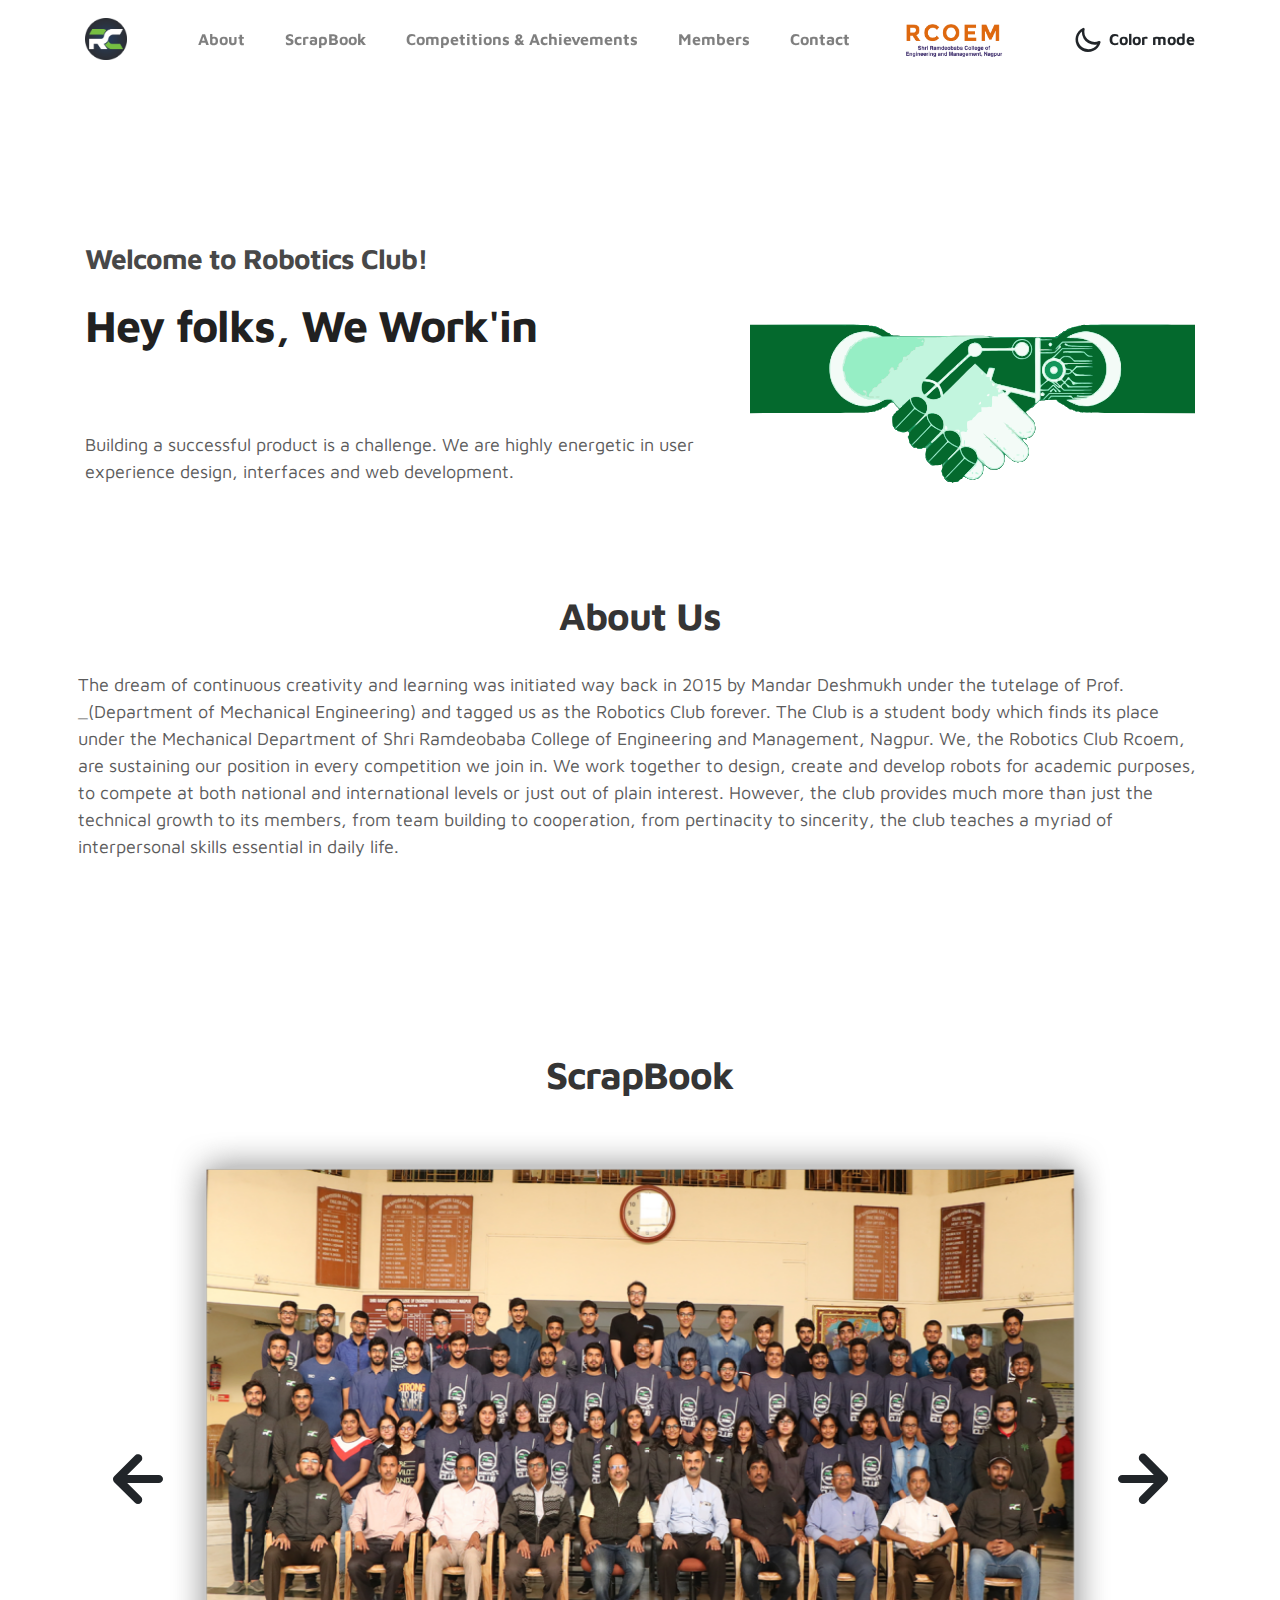
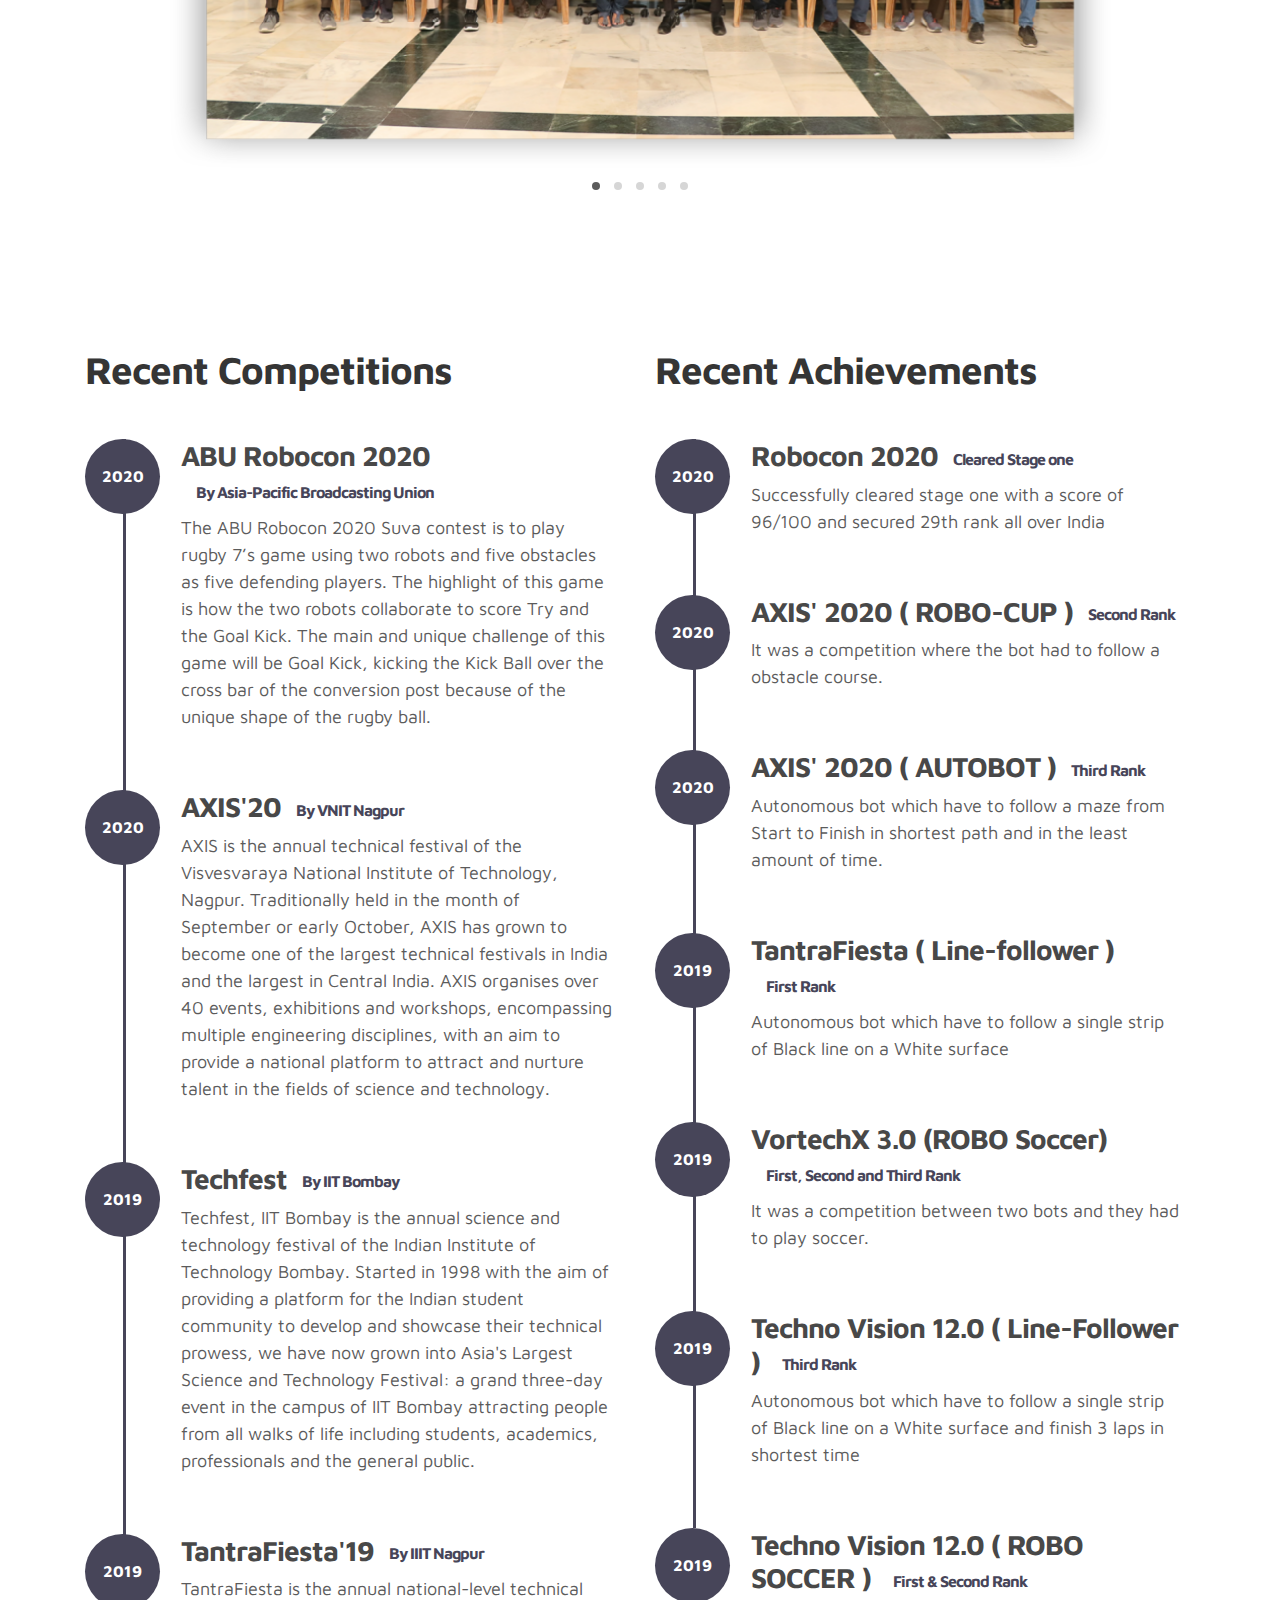
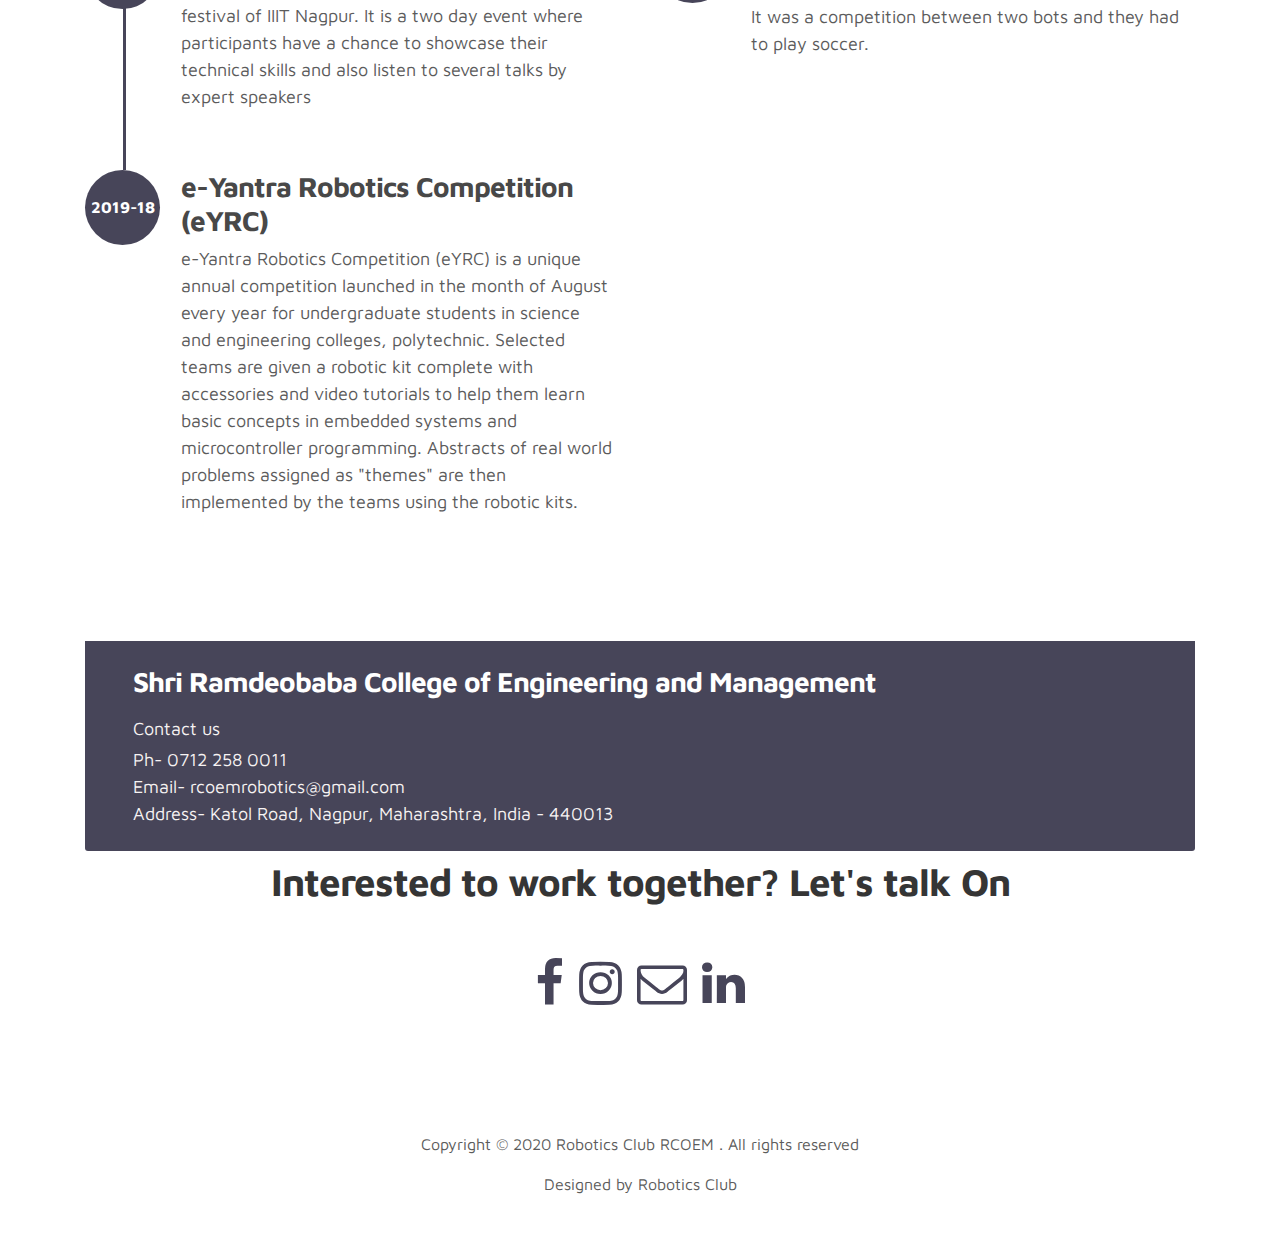
<file: index.html>
<!doctype html>
<html lang="en">
  <head>
    <meta charset="utf-8">
    <meta name="viewport" content="width=device-width, initial-scale=1, shrink-to-fit=no">
    <meta name="description" content="">
    <meta name="author" content="">

    <link rel="stylesheet" href="css/bootstrap.min.css">
    <link rel="stylesheet" href="css/unicons.css">
    <link rel="stylesheet" href="css/owl.carousel.min.css">
    <link rel="stylesheet" href="css/owl.theme.default.min.css">

    <!-- MAIN STYLE -->
    <link rel="stylesheet" href="css/tooplate-style.css">

  </head>
  <body>

    <!-- MENU -->
    <nav class="navbar navbar-expand-sm navbar-light">
        <div class="container">
            <img class="navbar-brand" href="index.html" width="42" height="52" src="images/Club logo/RC_logo_png.png" >

            <button class="navbar-toggler" type="button" data-toggle="collapse" data-target="#navbarNav" aria-controls="navbarNav" aria-expanded="false"
                aria-label="Toggle navigation">
                <span class="navbar-toggler-icon"></span>
                <span class="navbar-toggler-icon"></span>
                <span class="navbar-toggler-icon"></span>
            </button>

            <div class="collapse navbar-collapse" id="navbarNav">
                <ul class="navbar-nav mx-auto">
                    <li class="nav-item">
                        <a href="#about" class="nav-link"><span data-hover="About">About</span></a>
                    </li>
                    <li class="nav-item">
                        <a href="#project" class="nav-link"><span data-hover="ScrapBook">ScrapBook</span></a>
                    </li>
                    <li class="nav-item">
                        <a href="#Competitions & Achievements" class="nav-link"><span data-hover="Competitions & Achievements">Competitions & Achievements</span></a>
                    </li>
                    <li class="nav-item">
                      <a href="members.html" class="nav-link"><span data-hover="Members">Members</span></a>
                  </li>
                    <li class="nav-item">
                        <a href="#contact" class="nav-link"><span data-hover="Contact">Contact</span></a>
                    </li>
                </ul>

                <img class="navbar-brand" href="index.html"  width="100" height="62" src="images\Club logo\RCOEM-logo1.png" >

                <ul class="navbar-nav ml-lg-auto">
                    <div class="ml-lg-4">
                      <div class="color-mode d-lg-flex justify-content-center align-items-center">
                        <i class="color-mode-icon"></i>
                        Color mode
                      </div>
                    </div>
                </ul>
            </div>
        </div>
    </nav>

    <!-- ABOUT -->
    <section class="about full-screen d-lg-flex justify-content-center align-items-center" id="about">
        <div class="container">
            <div class="row">
                
                <div class="col-lg-7 col-md-12 col-12 d-flex align-items-center">
                    <div class="about-text">
                        <h3 >Welcome to <span class="mobile-block">Robotics Club!</span></h3>
                        <h1 class="animated animated-text">
                            <span class="mr-2">Hey folks, We Work'in</span>
                                <div class="animated-info">
                                    <span class="animated-item">Coding</span>
                                    <span class="animated-item">Electronics</span>
                                    <span class="animated-item">Mechanical</span>
                                    <span class="animated-item">Management</span>

                                </div>
                        </h1>

                        <p>Building a successful product is a challenge. We are highly energetic in user experience design, interfaces and web development.</p>
                        
                    </div>
                </div>

                <div class="col-lg-5 col-md-12 col-12">
                    <div class="about-image svg">
                        <img src="images\undraw\handshake.svg" class="img-fluid" alt="svg image">
                    </div>
                </div>

                <div>
                    <br><br>
                    <div class="col-md-12 col-12 text-center">
                      <h2>About Us</h2>
                    </div>
                    <br>
                    <div class="col-md-40 col-40 d-flex align-items-center" style="padding-left: 8px; padding-right: 8px;">
                      <p>
                        The dream of continuous creativity and learning was initiated way back in 2015 by Mandar Deshmukh under the tutelage of Prof. _(Department of Mechanical Engineering) and tagged us as the Robotics Club forever. The Club is a student body which finds its place under the Mechanical Department of Shri Ramdeobaba College of Engineering and Management, Nagpur. We, the Robotics Club Rcoem, are sustaining our position in every competition we join in. We work together to design, create and develop robots for academic purposes, to compete at both national and international levels or just out of plain interest. However, the club provides much more than just the technical growth to its members, from team building to cooperation, from pertinacity to sincerity, the club teaches a myriad of interpersonal skills essential in daily life.
                    </p>
                    </div>
                </div>

            </div>
        </div>
    </section>

    <!-- TEAM -->
    <section class="project py-5" id="project">
        <div class="container">
                
                <div class="row">
                  <div class="col-lg-11 text-center mx-auto col-12">

                      <div class="col-lg-8 mx-auto">
                        <h2>ScrapBook</h2>
                      </div>

                      <div width="42" height="52" class="owl-carousel owl-theme">
                        <div class="item">
                            <img src="images\project\team.png" class="img-fluid" alt="project image">
                        </div>

                        <div class="item">
                          <div class="project-info">
                            <img src="images\project\3rdyrs.png" class="img-fluid" alt="project image">
                          </div>
                        </div>

                        <div class="item">
                          <div class="project-info">
                            <img src="images\project\PR_team.png" class="img-fluid" alt="project image">
                          </div>
                        </div>

                        <div class="item">
                          <div class="project-info">
                            <img src="images/project/working1.png" class="img-fluid" alt="project image">
                          </div>
                        </div>

                        <div class="item">
                          <div class="project-info">
                            <img src="images/project/working2.png" class="img-fluid" alt="project image">
                          </div>
                        </div>
                      </div>

                  </div>
                </div>
        </div>
    </section>

    <!-- FEATURES -->
    <section class="Competitions & Achievements py-5 d-lg-flex justify-content-center align-items-center" id="Competitions & Achievements">
        <div class="container">
            <div class="row">
                <div class="col-lg-6 col-12">
                  <h2 class="mb-4"> Recent Competitions</h2>
                  
                  <!-- <div class="timeline-wrapper">
                    <div class="timeline-yr">
                         <span>2021</span>
                    </div>
                    <div class="timeline-info">
                         <h3><span>ABU Robocon 2020</span><small>By Asia-Pacific Broadcasting Union </small></h3>
                         <p>ABU Robocon 2021 will be held at Jimo, China and the game will be based on the traditional game of East Asian countries pitch-pot, or throwing arrows to a pot. In this game, each team designs two robots. One robot can pick up arrows and throw them to the five pots located on the field, but is restricted to the outer area of the field. The other robot cannot throw arrows, but can navigate through both the outer and inner area of the field, rotating pots, blocking throwing attempts of the opponent, or handing leftover arrows on the field to the first robot. Team scores point based on the number of arrows thrown into each pot, but if a team got the arrow to all five pots, they will achieve the K.O victory which immediately ends the game.</p>
                    </div>
               </div> -->

                    <div class="timeline">
                        <div class="timeline-wrapper">
                             <div class="timeline-yr">
                                  <span>2020</span>
                             </div>
                             <div class="timeline-info">
                                  <h3><span>ABU Robocon 2020</span><small>By Asia-Pacific Broadcasting Union </small></h3>
                                  <p> The ABU Robocon 2020 Suva contest is to play rugby 7’s game using two robots and five obstacles as five defending players. The highlight of this game is how the two robots collaborate to score Try and the Goal Kick. The main and unique challenge of this game will be Goal Kick, kicking the Kick Ball over the cross bar of the conversion post because of the unique shape of the rugby ball.</p>
                             </div>
                        </div>


                     <div class="timeline-wrapper">
                      <div class="timeline-yr">
                          <span>2020</span>
                      </div>
                      <div class="timeline-info">
                          <h3><span>AXIS'20</span><small> By VNIT Nagpur</small></h3>
                          <p>AXIS is the annual technical festival of the Visvesvaraya National Institute of Technology, Nagpur. Traditionally held in the month of September or early October, AXIS has grown to become one of the largest technical festivals in India and the largest in Central India. AXIS organises over 40 events, exhibitions and workshops, encompassing multiple engineering disciplines, with an aim to provide a national platform to attract and nurture talent in the fields of science and technology.</p>
                      </div>
                  </div>

                        <div class="timeline-wrapper">
                            <div class="timeline-yr">
                                <span>2019</span>
                            </div>
                            <div class="timeline-info">
                                <h3><span>Techfest</span><small> By IIT Bombay</small></h3>
                                <p>Techfest, IIT Bombay is the annual science and technology festival of the Indian Institute of Technology Bombay. Started in 1998 with the aim of providing a platform for the Indian student community to develop and showcase their technical prowess, we have now grown into Asia's Largest Science and Technology Festival: a grand three-day event in the campus of IIT Bombay attracting people from all walks of life including students, academics, professionals and the general public.</p>
                            </div>
                        </div>

                        <div class="timeline-wrapper">
                          <div class="timeline-yr">
                              <span>2019</span>
                          </div>
                          <div class="timeline-info">
                              <h3><span>TantraFiesta'19</span><small> By IIIT Nagpur</small></h3>
                              <p>TantraFiesta is the annual national-level technical festival of IIIT Nagpur. It is a two day event where participants have a chance to showcase their technical skills and also listen to several talks by expert speakers</p>
                          </div>
                      </div>
                        
                        <div class="timeline-wrapper">
                          <div class="timeline-yr">
                            <span>2019-18</span>
                        </div>
                        <div class="timeline-info">
                            <h3><span>e-Yantra Robotics Competition (eYRC)</h3>
                            <p>e-Yantra Robotics Competition (eYRC) is a unique annual competition launched in the month of August every year for undergraduate students in science and engineering colleges, polytechnic. Selected teams are given a robotic kit complete with accessories and video tutorials to help them learn basic concepts in embedded systems and microcontroller programming. Abstracts of real world problems assigned as "themes" are then implemented by the teams using the robotic kits.</p>
                        </div>
                        </div>

                    </div>
                </div>

                <div class="col-lg-6 col-12">
                  <h2 class="mb-4 mobile-mt-2">Recent Achievements</h2>

                    <div class="timeline">
                        <div class="timeline-wrapper">
                             <div class="timeline-yr">
                                  <span>2020</span>
                             </div>
                             <div class="timeline-info">
                                  <h3><span>Robocon 2020</span><small>Cleared Stage one </small></h3>
                                  <p>Successfully cleared stage one with a score of 96/100 and secured 29th rank all over India</p>
                             </div>
                        </div>

                        <div class="timeline-wrapper">
                          <div class="timeline-yr">
                               <span>2020</span>
                          </div>
                          <div class="timeline-info">
                               <h3><span>AXIS' 2020 ( ROBO-CUP )</span><small>Second Rank</small></h3>
                               <p>It was a competition where the bot had to follow a obstacle course.</p>
                          </div>
                     </div>

                     <div class="timeline-wrapper">
                      <div class="timeline-yr">
                           <span>2020</span>
                      </div>
                      <div class="timeline-info">
                           <h3><span>AXIS' 2020 ( AUTOBOT )</span><small>Third Rank</small></h3>
                           <p>Autonomous bot which have to follow a maze from Start to Finish in shortest path and in the least amount of time.</p>
                      </div>
                 </div>

                     <div class="timeline-wrapper">
                      <div class="timeline-yr">
                           <span>2019</span>
                      </div>
                      <div class="timeline-info">
                           <h3><span>TantraFiesta ( Line-follower )</span><small>First Rank</small></h3>
                           <p>Autonomous bot which have to follow a single strip of Black line on a White surface</p>
                      </div>
                 </div>

                 <div class="timeline-wrapper">
                  <div class="timeline-yr">
                       <span>2019</span>
                  </div>
                  <div class="timeline-info">
                       <h3><span>VortechX 3.0 (ROBO Soccer) </span><small>First, Second and Third Rank</small></h3>
                       <p>It was a competition between two bots and they had to play soccer.</p>
                  </div>
             </div>

                 <div class="timeline-wrapper">
                  <div class="timeline-yr">
                       <span>2019</span>
                  </div>
                  <div class="timeline-info">
                       <h3><span>Techno Vision 12.0 ( Line-Follower ) </span><small>Third Rank</small></h3>
                       <p>Autonomous bot which have to follow a single strip of Black line on a White surface and finish 3 laps in shortest time</p>
                  </div>
             </div>
                        
                        <div class="timeline-wrapper">
                            <div class="timeline-yr">
                              <span>2019</span>
                            </div>
                            <div class="timeline-info">
                                 <h3><span>Techno Vision 12.0 ( ROBO SOCCER ) </span><small>First & Second Rank</small></h3>
                                 <p>It was a competition between two bots and they had to play soccer.</p>
                            </div>
                        </div>

                    </div>
                </div>
                
            </div>
        </div>
    </section>

    <!-- CONTACT -->
    <section class="contact py-5" id="contact">
      <div class="container">
        <div class="row">
          
          <div class="col-12">

            <div class="contact-info d-flex justify-content-between align-items-center py-4 px-lg-5">
                <div class="contact-info-item">
                  <h3 class="mb-3 text-center text-white">Shri Ramdeobaba College of Engineering and Management</h3>
                  <p class="footer-text mb-1">Contact us</p>
                  <p class="footer-text mb-0">Ph- 0712 258 0011</p>
                  <p class="footer-text mb-0">Email- rcoemrobotics@gmail.com</p>
                  <p class="footer-text mb-0">Address- Katol Road, Nagpur, Maharashtra, India - 440013</p>
                </div>
            </div>
          </div>

          <div class="col-12">
            <div class="contact-form">
              <h2 class=" text-center mb-4">Interested to work together? Let's talk On </h2>
              <div class="icon-bar " >
                <a href="https://www.facebook.com/rcoemrobotics/" style="color: #474559;" class="facebook"><i class="fa fa-facebook"></i></a>
                <a href="https://www.instagram.com/rcoem_robotics_club/" style="color: #474559;" class="instagram"><i class="fa fa-instagram"></i></a>
                <a href="mailto:rcoemrobotics@gmail.com" style="color: #474559;" class="google"><i class="fa fa-envelope-o"></i></a>
                <a href="https://www.linkedin.com/company/robotics-club-rcoem/" style="color: #474559;" class="linkedin"><i class="fa fa-linkedin"></i></a>
              </div>
            </div>
          </div>

        </div>
      </div>
    </section>

    <!-- FOOTER -->
     <footer class="footer py-5">
          <div class="container">
               <div class="row">
                    <div class="col-lg-12 col-12">                                
                        <p class="copyright-text text-center">Copyright &copy; 2020 Robotics Club RCOEM . All rights reserved</p>
                        <p class="copyright-text text-center">Designed by Robotics Club</p>
                    </div>
                    
               </div>
          </div>
     </footer>

    <script src="js/jquery-3.3.1.min.js"></script>
    <script src="js/popper.min.js"></script>
    <script src="js/bootstrap.min.js"></script>
    <script src="js/Headroom.js"></script>
    <script src="js/jQuery.headroom.js"></script>
    <script src="js/owl.carousel.min.js"></script>
    <script src="js/smoothscroll.js"></script>
    <script src="js/custom.js"></script>
    <link rel="stylesheet" href="https://cdnjs.cloudflare.com/ajax/libs/font-awesome/4.7.0/css/font-awesome.min.css">
  </body>
</html>
</file>
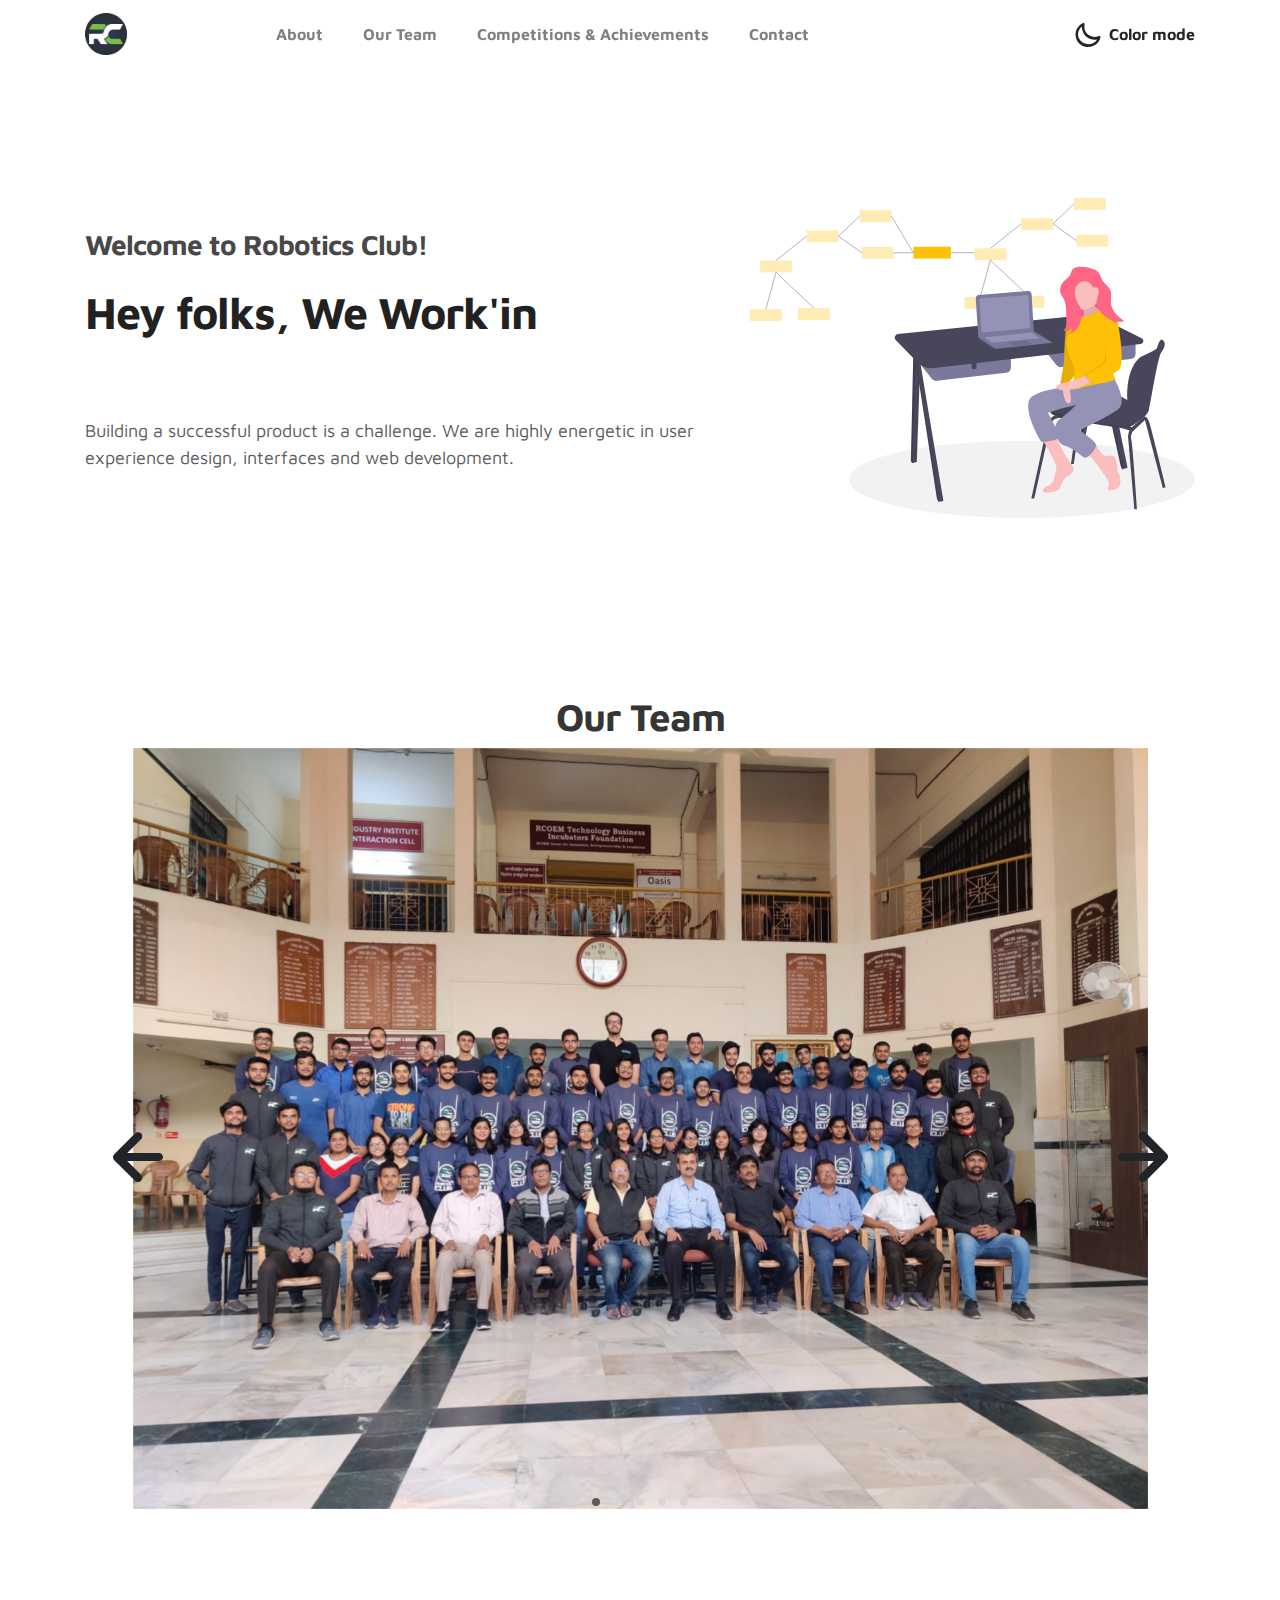
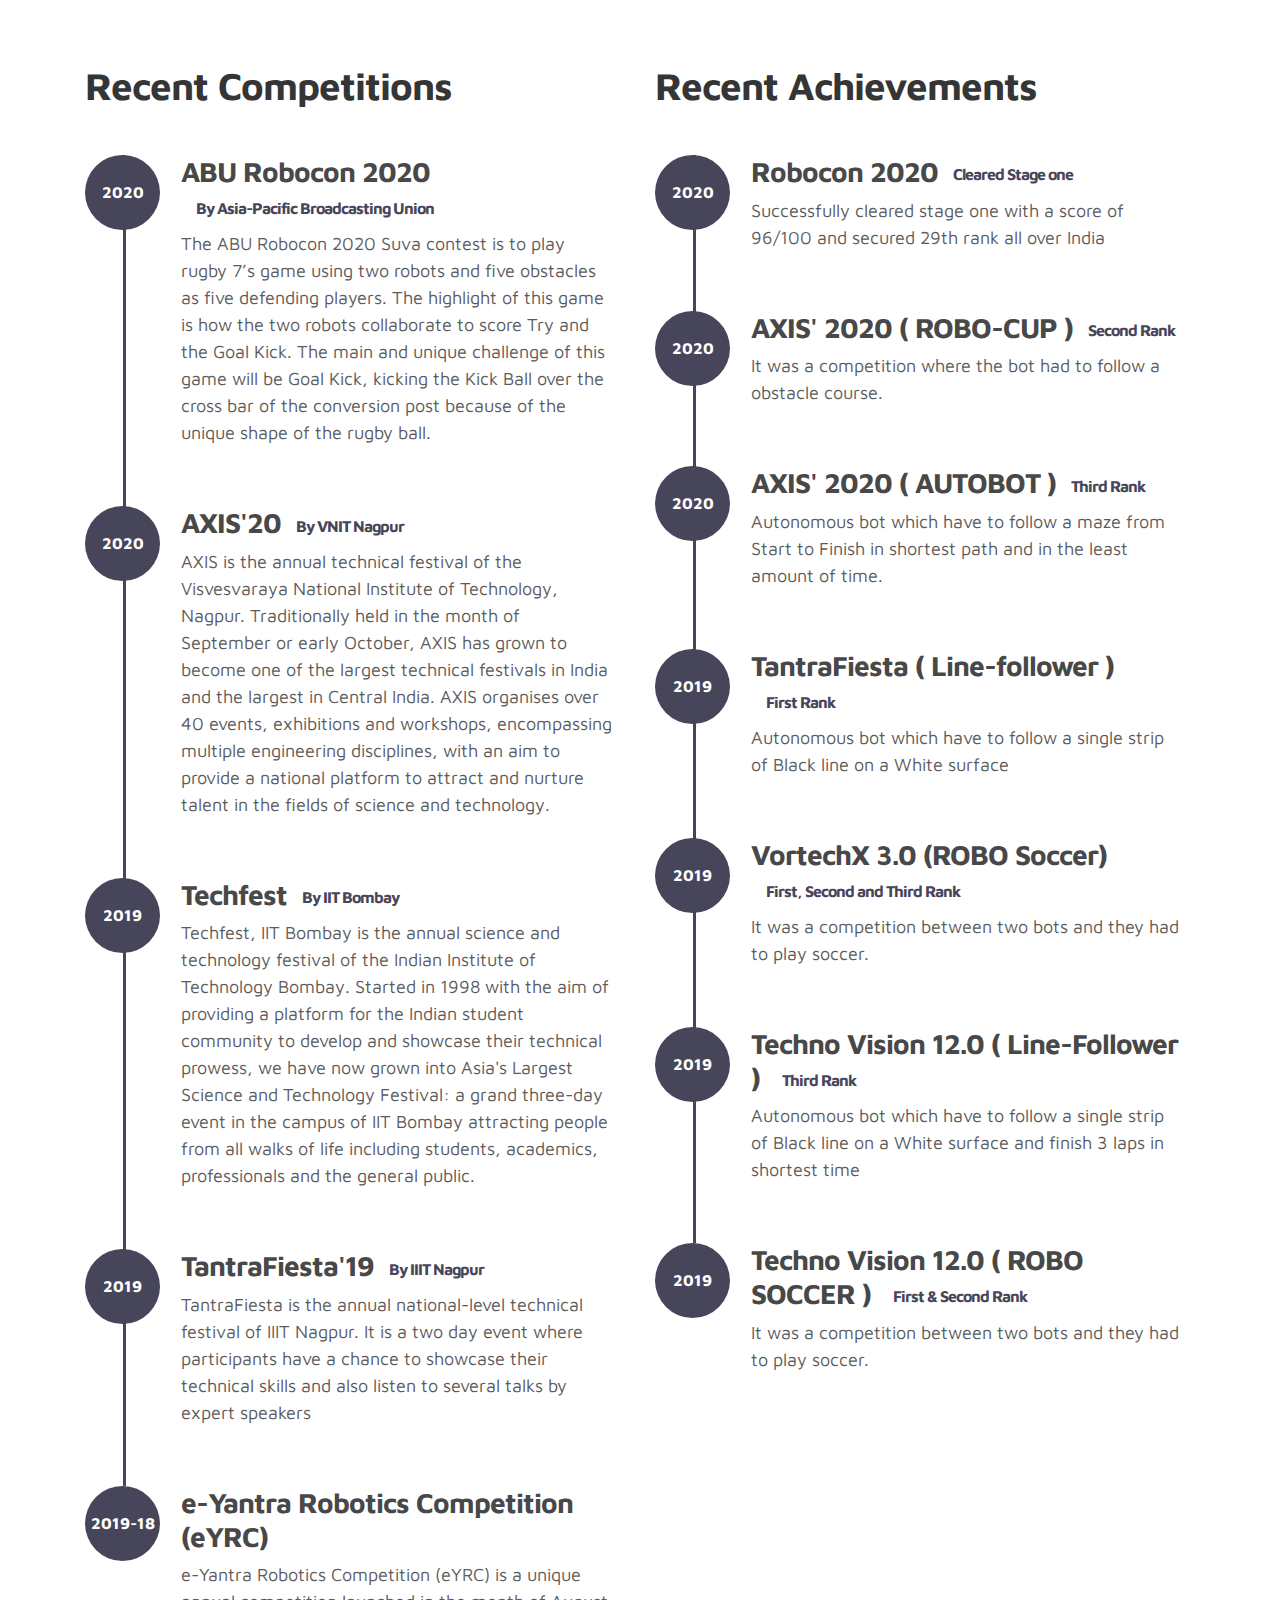
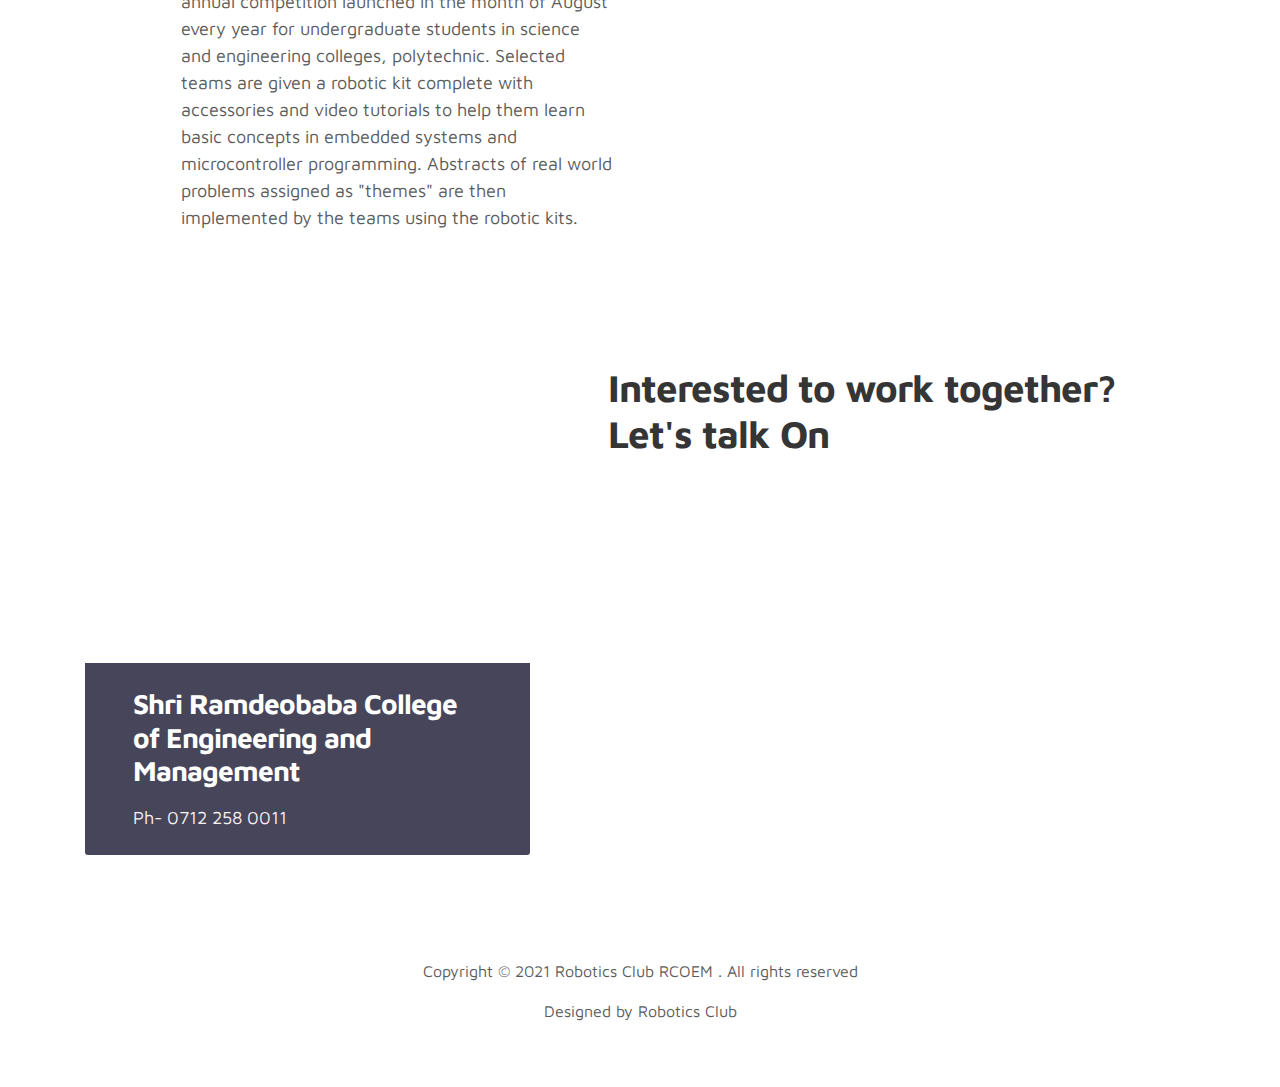
<file: website/index.html>
<!doctype html>
<html lang="en">
  <head>
    <meta charset="utf-8">
    <meta name="viewport" content="width=device-width, initial-scale=1, shrink-to-fit=no">
    <meta name="description" content="">
    <meta name="author" content="">

    <link rel="stylesheet" href="css/bootstrap.min.css">
    <link rel="stylesheet" href="css/unicons.css">
    <link rel="stylesheet" href="css/owl.carousel.min.css">
    <link rel="stylesheet" href="css/owl.theme.default.min.css">

    <!-- MAIN STYLE -->
    <link rel="stylesheet" href="css/tooplate-style.css">

  </head>
  <body>

    <!-- Robotics club -->
    <!-- MENU -->
    <nav class="navbar navbar-expand-sm navbar-light">
        <div class="container">
            <img class="navbar-brand" href="index.html" width="42" height="52" src="./images/Club logo/IMG-20200829-WA0008-removebg-preview.png" >
            </a>

            <button class="navbar-toggler" type="button" data-toggle="collapse" data-target="#navbarNav" aria-controls="navbarNav" aria-expanded="false"
                aria-label="Toggle navigation">
                <span class="navbar-toggler-icon"></span>
                <span class="navbar-toggler-icon"></span>
                <span class="navbar-toggler-icon"></span>
            </button>

            <div class="collapse navbar-collapse" id="navbarNav">
                <ul class="navbar-nav mx-auto">
                    <li class="nav-item">
                        <a href="#about" class="nav-link"><span data-hover="About">About</span></a>
                    </li>
                    <li class="nav-item">
                        <a href="#project" class="nav-link"><span data-hover="Our Team">Our Team</span></a>
                    </li>
                    <li class="nav-item">
                        <a href="#Competitions & Achievements" class="nav-link"><span data-hover="Competitions & Achievements">Competitions & Achievements</span></a>
                    </li>
                    <li class="nav-item">
                        <a href="#contact" class="nav-link"><span data-hover="Contact">Contact</span></a>
                    </li>
                </ul>

                <ul class="navbar-nav ml-lg-auto">
                    <div class="ml-lg-4">
                      <div class="color-mode d-lg-flex justify-content-center align-items-center">
                        <i class="color-mode-icon"></i>
                        Color mode
                      </div>
                    </div>
                </ul>
            </div>
        </div>
    </nav>

    <!-- ABOUT -->
    <section class="about full-screen d-lg-flex justify-content-center align-items-center" id="about">
        <div class="container">
            <div class="row">
                
                <div class="col-lg-7 col-md-12 col-12 d-flex align-items-center">
                    <div class="about-text">
                        <h3 >Welcome to <span class="mobile-block">Robotics Club!</span></h3>
                        <h1 class="animated animated-text">
                            <span class="mr-2">Hey folks, We Work'in</span>
                                <div class="animated-info">
                                    <span class="animated-item">Coding</span>
                                    <span class="animated-item">Electronics</span>
                                    <span class="animated-item">Mechanical</span>
                                    <span class="animated-item">Managment</span>

                                </div>
                        </h1>

                        <p>Building a successful product is a challenge. We are highly energetic in user experience design, interfaces and web development.</p>
                        
                    </div>
                </div>

                <div class="col-lg-5 col-md-12 col-12">
                    <div class="about-image svg">
                        <img src="images/undraw/undraw_software_engineer_lvl5.svg" class="img-fluid" alt="svg image">
                    </div>
                </div>

            </div>
        </div>
    </section>

    <!-- TEAM -->
    <section class="project py-5" id="project">
        <div class="container">
                
                <div class="row">
                  <div class="col-lg-11 text-center mx-auto col-12">

                      <div class="col-lg-8 mx-auto">
                        <h2>Our Team</h2>
                      </div>

                      <div width="42" height="52" class="owl-carousel owl-theme">
                        <div class="item">
                            <img src="images/project/IMG_20191211_145443.jpg" class="img-fluid" alt="project image">
                        </div>

                        <div class="item">
                          <div class="project-info">
                            <img src="images/project/project-image02.png" class="img-fluid" alt="project image">
                          </div>
                        </div>

                        <div class="item">
                          <div class="project-info">
                            <img src="images/project/project-image03.png" class="img-fluid" alt="project image">
                          </div>
                        </div>

                        <div class="item">
                          <div class="project-info">
                            <img src="images/project/project-image04.png" class="img-fluid" alt="project image">
                          </div>
                        </div>

                        <div class="item">
                          <div class="project-info">
                            <img src="images/project/project-image05.png" class="img-fluid" alt="project image">
                          </div>
                        </div>
                      </div>

                  </div>
                </div>
        </div>
    </section>

    <!-- FEATURES -->
    <section class="Competitions & Achievements py-5 d-lg-flex justify-content-center align-items-center" id="Competitions & Achievements">
        <div class="container">
            <div class="row">

                <div class="col-lg-6 col-12">
                  <h2 class="mb-4"> Recent Competitions</h2>
                  
                  <!-- <div class="timeline-wrapper">
                    <div class="timeline-yr">
                         <span>2021</span>
                    </div>
                    <div class="timeline-info">
                         <h3><span>ABU Robocon 2020</span><small>By Asia-Pacific Broadcasting Union </small></h3>
                         <p>ABU Robocon 2021 will be held at Jimo, China and the game will be based on the traditional game of East Asian countries pitch-pot, or throwing arrows to a pot. In this game, each team designs two robots. One robot can pick up arrows and throw them to the five pots located on the field, but is restricted to the outer area of the field. The other robot cannot throw arrows, but can navigate through both the outer and inner area of the field, rotating pots, blocking throwing attempts of the opponent, or handing leftover arrows on the field to the first robot. Team scores point based on the number of arrows thrown into each pot, but if a team got the arrow to all five pots, they will achieve the K.O victory which immediately ends the game.</p>
                    </div>
               </div> -->

                    <div class="timeline">
                        <div class="timeline-wrapper">
                             <div class="timeline-yr">
                                  <span>2020</span>
                             </div>
                             <div class="timeline-info">
                                  <h3><span>ABU Robocon 2020</span><small>By Asia-Pacific Broadcasting Union </small></h3>
                                  <p> The ABU Robocon 2020 Suva contest is to play rugby 7’s game using two robots and five obstacles as five defending players. The highlight of this game is how the two robots collaborate to score Try and the Goal Kick. The main and unique challenge of this game will be Goal Kick, kicking the Kick Ball over the cross bar of the conversion post because of the unique shape of the rugby ball.</p>
                             </div>
                        </div>


                     <div class="timeline-wrapper">
                      <div class="timeline-yr">
                          <span>2020</span>
                      </div>
                      <div class="timeline-info">
                          <h3><span>AXIS'20</span><small> By VNIT Nagpur</small></h3>
                          <p>AXIS is the annual technical festival of the Visvesvaraya National Institute of Technology, Nagpur. Traditionally held in the month of September or early October, AXIS has grown to become one of the largest technical festivals in India and the largest in Central India. AXIS organises over 40 events, exhibitions and workshops, encompassing multiple engineering disciplines, with an aim to provide a national platform to attract and nurture talent in the fields of science and technology.</p>
                      </div>
                  </div>

                        <div class="timeline-wrapper">
                            <div class="timeline-yr">
                                <span>2019</span>
                            </div>
                            <div class="timeline-info">
                                <h3><span>Techfest</span><small> By IIT Bombay</small></h3>
                                <p>Techfest, IIT Bombay is the annual science and technology festival of the Indian Institute of Technology Bombay. Started in 1998 with the aim of providing a platform for the Indian student community to develop and showcase their technical prowess, we have now grown into Asia's Largest Science and Technology Festival: a grand three-day event in the campus of IIT Bombay attracting people from all walks of life including students, academics, professionals and the general public.</p>
                            </div>
                        </div>

                        <div class="timeline-wrapper">
                          <div class="timeline-yr">
                              <span>2019</span>
                          </div>
                          <div class="timeline-info">
                              <h3><span>TantraFiesta'19</span><small> By IIIT Nagpur</small></h3>
                              <p>TantraFiesta is the annual national-level technical festival of IIIT Nagpur. It is a two day event where participants have a chance to showcase their technical skills and also listen to several talks by expert speakers</p>
                          </div>
                      </div>
                        
                        <div class="timeline-wrapper">
                          <div class="timeline-yr">
                            <span>2019-18</span>
                        </div>
                        <div class="timeline-info">
                            <h3><span>e-Yantra Robotics Competition (eYRC)</h3>
                            <p>e-Yantra Robotics Competition (eYRC) is a unique annual competition launched in the month of August every year for undergraduate students in science and engineering colleges, polytechnic. Selected teams are given a robotic kit complete with accessories and video tutorials to help them learn basic concepts in embedded systems and microcontroller programming. Abstracts of real world problems assigned as "themes" are then implemented by the teams using the robotic kits.</p>
                        </div>
                        </div>

                    </div>
                </div>

                <div class="col-lg-6 col-12">
                  <h2 class="mb-4 mobile-mt-2">Recent Achievements</h2>

                    <div class="timeline">
                        <div class="timeline-wrapper">
                             <div class="timeline-yr">
                                  <span>2020</span>
                             </div>
                             <div class="timeline-info">
                                  <h3><span>Robocon 2020</span><small>Cleared Stage one </small></h3>
                                  <p>Successfully cleared stage one with a score of 96/100 and secured 29th rank all over India</p>
                             </div>
                        </div>

                        <div class="timeline-wrapper">
                          <div class="timeline-yr">
                               <span>2020</span>
                          </div>
                          <div class="timeline-info">
                               <h3><span>AXIS' 2020 ( ROBO-CUP )</span><small>Second Rank</small></h3>
                               <p>It was a competition where the bot had to follow a obstacle course.</p>
                          </div>
                     </div>

                     <div class="timeline-wrapper">
                      <div class="timeline-yr">
                           <span>2020</span>
                      </div>
                      <div class="timeline-info">
                           <h3><span>AXIS' 2020 ( AUTOBOT )</span><small>Third Rank</small></h3>
                           <p>Autonomous bot which have to follow a maze from Start to Finish in shortest path and in the least amount of time.</p>
                      </div>
                 </div>

                     <div class="timeline-wrapper">
                      <div class="timeline-yr">
                           <span>2019</span>
                      </div>
                      <div class="timeline-info">
                           <h3><span>TantraFiesta ( Line-follower )</span><small>First Rank</small></h3>
                           <p>Autonomous bot which have to follow a single strip of Black line on a White surface</p>
                      </div>
                 </div>

                 <div class="timeline-wrapper">
                  <div class="timeline-yr">
                       <span>2019</span>
                  </div>
                  <div class="timeline-info">
                       <h3><span>VortechX 3.0 (ROBO Soccer) </span><small>First, Second and Third Rank</small></h3>
                       <p>It was a competition between two bots and they had to play soccer.</p>
                  </div>
             </div>

                 <div class="timeline-wrapper">
                  <div class="timeline-yr">
                       <span>2019</span>
                  </div>
                  <div class="timeline-info">
                       <h3><span>Techno Vision 12.0 ( Line-Follower ) </span><small>Third Rank</small></h3>
                       <p>Autonomous bot which have to follow a single strip of Black line on a White surface and finish 3 laps in shortest time</p>
                  </div>
             </div>
                        
                        <div class="timeline-wrapper">
                            <div class="timeline-yr">
                              <span>2019</span>
                            </div>
                            <div class="timeline-info">
                                 <h3><span>Techno Vision 12.0 ( ROBO SOCCER ) </span><small>First & Second Rank</small></h3>
                                 <p>It was a competition between two bots and they had to play soccer.</p>
                            </div>
                        </div>

                    </div>
                </div>
                
            </div>
        </div>
    </section>

    <!-- CONTACT -->
    <section class="contact py-5" id="contact">
      <div class="container">
        <div class="row">
          
          <div class="col-lg-5 mr-lg-5 col-12">
            <div class="google-map w-100">
              <iframe src="https://www.google.com/maps/embed/v1/place?q=place_id:ChIJ6QgMl6jB1DsRy3Hm55ecSv4&key=AIzaSyA2PK-b6RvZ9Di_96q1t92UJJZC8391N1E" width="400" height="300" frameborder="0" style="border:0" allowfullscreen></iframe>
            </div>

            <div class="contact-info d-flex justify-content-between align-items-center py-4 px-lg-5">
                <div class="contact-info-item">
                  <h3 class="mb-3 text-white">Shri Ramdeobaba College of Engineering and Management</h3>
                  <p class="footer-text mb-0">Ph- 0712 258 0011</p>
                </div>
            </div>
          </div>

          <div class="col-lg-6 col-12">
            <div class="contact-form">
              <h2 class="mb-4">Interested to work together? Let's talk On </h2>
            </div>
          </div>

        </div>
      </div>
    </section>

    <!-- FOOTER -->
     <footer class="footer py-5">
          <div class="container">
               <div class="row">
                    <div class="col-lg-12 col-12">                                
                        <p class="copyright-text text-center">Copyright &copy; 2021 Robotics Club RCOEM . All rights reserved</p>
                        <p class="copyright-text text-center">Designed by Robotics Club</p>
                    </div>
                    
               </div>
          </div>
     </footer>

    <script src="js/jquery-3.3.1.min.js"></script>
    <script src="js/popper.min.js"></script>
    <script src="js/bootstrap.min.js"></script>
    <script src="js/Headroom.js"></script>
    <script src="js/jQuery.headroom.js"></script>
    <script src="js/owl.carousel.min.js"></script>
    <script src="js/smoothscroll.js"></script>
    <script src="js/custom.js"></script>

  </body>
</html>
</file>
<file: css/unicons.css>
@font-face {
  font-family: 'unicons';
  src: url('../font/unicons.eot?42479262');
  src: url('../font/unicons.eot?42479262#iefix') format('embedded-opentype'),
       url('../font/unicons.woff2?42479262') format('woff2'),
       url('../font/unicons.woff?42479262') format('woff'),
       url('../font/unicons.ttf?42479262') format('truetype'),
       url('../font/unicons.svg?42479262#unicons') format('svg');
  font-weight: normal;
  font-style: normal;
}
/* Chrome hack: SVG is rendered more smooth in Windozze. 100% magic, uncomment if you need it. */
/* Note, that will break hinting! In other OS-es font will be not as sharp as it could be */
/*
@media screen and (-webkit-min-device-pixel-ratio:0) {
  @font-face {
    font-family: 'unicons';
    src: url('../font/unicons.svg?42479262#unicons') format('svg');
  }
}
*/
 
 [class^="uil-"]:before, [class*=" uil-"]:before {
  font-family: "unicons";
  font-style: normal;
  font-weight: normal;
  speak: none;
 
  display: inline-block;
  text-decoration: inherit;
  width: 1em;
  margin-right: .2em;
  text-align: center;
  /* opacity: .8; */
 
  /* For safety - reset parent styles, that can break glyph codes*/
  font-variant: normal;
  text-transform: none;
 
  /* fix buttons height, for twitter bootstrap */
  line-height: 1em;
 
  /* Animation center compensation - margins should be symmetric */
  /* remove if not needed */
  margin-left: .2em;
 
  /* you can be more comfortable with increased icons size */
  /* font-size: 120%; */
 
  /* Font smoothing. That was taken from TWBS */
  -webkit-font-smoothing: antialiased;
  -moz-osx-font-smoothing: grayscale;
 
  /* Uncomment for 3D effect */
  /* text-shadow: 1px 1px 1px rgba(127, 127, 127, 0.3); */
}
 
.uil-abacus:before { content: '\e800'; } /* '' */
.uil-accessible-icon-alt:before { content: '\e801'; } /* '' */
.uil-adjust-alt:before { content: '\e802'; } /* '' */
.uil-adjust-circle:before { content: '\e803'; } /* '' */
.uil-adjust-half:before { content: '\e804'; } /* '' */
.uil-adjust:before { content: '\e805'; } /* '' */
.uil-airplay:before { content: '\e806'; } /* '' */
.uil-align-alt:before { content: '\e807'; } /* '' */
.uil-align-center-alt:before { content: '\e808'; } /* '' */
.uil-align-center-h:before { content: '\e809'; } /* '' */
.uil-align-center-justify:before { content: '\e80a'; } /* '' */
.uil-align-center-v:before { content: '\e80b'; } /* '' */
.uil-align-center:before { content: '\e80c'; } /* '' */
.uil-align-justify:before { content: '\e80d'; } /* '' */
.uil-align-left-justify:before { content: '\e80e'; } /* '' */
.uil-align-left:before { content: '\e80f'; } /* '' */
.uil-align-letter-right:before { content: '\e810'; } /* '' */
.uil-align-right-justify:before { content: '\e811'; } /* '' */
.uil-align-right:before { content: '\e812'; } /* '' */
.uil-align:before { content: '\e813'; } /* '' */
.uil-ambulance:before { content: '\e814'; } /* '' */
.uil-analysis:before { content: '\e815'; } /* '' */
.uil-analytics:before { content: '\e816'; } /* '' */
.uil-anchor:before { content: '\e817'; } /* '' */
.uil-android-phone-slash:before { content: '\e818'; } /* '' */
.uil-angle-double-down:before { content: '\e819'; } /* '' */
.uil-angle-double-left:before { content: '\e81a'; } /* '' */
.uil-angle-double-right:before { content: '\e81b'; } /* '' */
.uil-angle-double-up:before { content: '\e81c'; } /* '' */
.uil-angle-down:before { content: '\e81d'; } /* '' */
.uil-angle-left:before { content: '\e81e'; } /* '' */
.uil-angle-right-b:before { content: '\e81f'; } /* '' */
.uil-angle-right:before { content: '\e820'; } /* '' */
.uil-angle-up:before { content: '\e821'; } /* '' */
.uil-annoyed-alt:before { content: '\e822'; } /* '' */
.uil-annoyed:before { content: '\e823'; } /* '' */
.uil-apps:before { content: '\e824'; } /* '' */
.uil-archive-alt:before { content: '\e825'; } /* '' */
.uil-archive:before { content: '\e826'; } /* '' */
.uil-arrow-break:before { content: '\e827'; } /* '' */
.uil-arrow-circle-down:before { content: '\e828'; } /* '' */
.uil-arrow-circle-left:before { content: '\e829'; } /* '' */
.uil-arrow-circle-right:before { content: '\e82a'; } /* '' */
.uil-arrow-circle-up:before { content: '\e82b'; } /* '' */
.uil-arrow-compress-h:before { content: '\e82c'; } /* '' */
.uil-arrow-down-left:before { content: '\e82d'; } /* '' */
.uil-arrow-down-right:before { content: '\e82e'; } /* '' */
.uil-arrow-down:before { content: '\e82f'; } /* '' */
.uil-arrow-from-right:before { content: '\e830'; } /* '' */
.uil-arrow-from-top:before { content: '\e831'; } /* '' */
.uil-arrow-growth:before { content: '\e832'; } /* '' */
.uil-arrow-left:before { content: '\e833'; } /* '' */
.uil-arrow-random:before { content: '\e834'; } /* '' */
.uil-arrow-resize-diagonal:before { content: '\e835'; } /* '' */
.uil-arrow-right:before { content: '\e836'; } /* '' */
.uil-arrow-to-bottom:before { content: '\e837'; } /* '' */
.uil-arrow-to-right:before { content: '\e838'; } /* '' */
.uil-arrow-up-left:before { content: '\e839'; } /* '' */
.uil-arrow-up-right:before { content: '\e83a'; } /* '' */
.uil-arrow-up:before { content: '\e83b'; } /* '' */
.uil-arrows-h-alt:before { content: '\e83c'; } /* '' */
.uil-arrows-h:before { content: '\e83d'; } /* '' */
.uil-arrows-left-down:before { content: '\e83e'; } /* '' */
.uil-arrows-maximize:before { content: '\e83f'; } /* '' */
.uil-arrows-merge:before { content: '\e840'; } /* '' */
.uil-arrows-resize-h:before { content: '\e841'; } /* '' */
.uil-arrows-resize-v:before { content: '\e842'; } /* '' */
.uil-arrows-resize:before { content: '\e843'; } /* '' */
.uil-arrows-right-down:before { content: '\e844'; } /* '' */
.uil-arrows-shrink-h:before { content: '\e845'; } /* '' */
.uil-arrows-shrink-v:before { content: '\e846'; } /* '' */
.uil-arrows-up-right:before { content: '\e847'; } /* '' */
.uil-arrows-v-alt:before { content: '\e848'; } /* '' */
.uil-arrows-v:before { content: '\e849'; } /* '' */
.uil-at:before { content: '\e84a'; } /* '' */
.uil-atm-card:before { content: '\e84b'; } /* '' */
.uil-atom:before { content: '\e84c'; } /* '' */
.uil-auto-flash:before { content: '\e84d'; } /* '' */
.uil-award-alt:before { content: '\e84e'; } /* '' */
.uil-award:before { content: '\e84f'; } /* '' */
.uil-baby-carriage:before { content: '\e850'; } /* '' */
.uil-backpack:before { content: '\e851'; } /* '' */
.uil-backspace:before { content: '\e852'; } /* '' */
.uil-backward:before { content: '\e853'; } /* '' */
.uil-bag-alt:before { content: '\e854'; } /* '' */
.uil-bag-slash:before { content: '\e855'; } /* '' */
.uil-bag:before { content: '\e856'; } /* '' */
.uil-ball:before { content: '\e857'; } /* '' */
.uil-ban:before { content: '\e858'; } /* '' */
.uil-bars:before { content: '\e859'; } /* '' */
.uil-basketball-hoop:before { content: '\e85a'; } /* '' */
.uil-basketball:before { content: '\e85b'; } /* '' */
.uil-battery-bolt:before { content: '\e85c'; } /* '' */
.uil-battery-empty:before { content: '\e85d'; } /* '' */
.uil-bed-double:before { content: '\e85e'; } /* '' */
.uil-bed:before { content: '\e85f'; } /* '' */
.uil-bell-school:before { content: '\e860'; } /* '' */
.uil-bell-slash:before { content: '\e861'; } /* '' */
.uil-bill:before { content: '\e862'; } /* '' */
.uil-bitcoin-circle:before { content: '\e863'; } /* '' */
.uil-bitcoin:before { content: '\e864'; } /* '' */
.uil-bluetooth-b:before { content: '\e865'; } /* '' */
.uil-bolt-alt:before { content: '\e866'; } /* '' */
.uil-bolt-slash:before { content: '\e867'; } /* '' */
.uil-bolt:before { content: '\e868'; } /* '' */
.uil-book-alt:before { content: '\e869'; } /* '' */
.uil-book-medical:before { content: '\e86a'; } /* '' */
.uil-book-open:before { content: '\e86b'; } /* '' */
.uil-book-reader:before { content: '\e86c'; } /* '' */
.uil-book:before { content: '\e86d'; } /* '' */
.uil-bookmark-full:before { content: '\e86e'; } /* '' */
.uil-bookmark:before { content: '\e86f'; } /* '' */
.uil-books:before { content: '\e870'; } /* '' */
.uil-boombox:before { content: '\e871'; } /* '' */
.uil-border-alt:before { content: '\e872'; } /* '' */
.uil-border-bottom:before { content: '\e873'; } /* '' */
.uil-border-clear:before { content: '\e874'; } /* '' */
.uil-border-horizontal:before { content: '\e875'; } /* '' */
.uil-border-inner:before { content: '\e876'; } /* '' */
.uil-border-left:before { content: '\e877'; } /* '' */
.uil-border-out:before { content: '\e878'; } /* '' */
.uil-border-right:before { content: '\e879'; } /* '' */
.uil-border-top:before { content: '\e87a'; } /* '' */
.uil-border-vertical:before { content: '\e87b'; } /* '' */
.uil-box:before { content: '\e87c'; } /* '' */
.uil-briefcase-alt:before { content: '\e87d'; } /* '' */
.uil-briefcase:before { content: '\e87e'; } /* '' */
.uil-bright:before { content: '\e87f'; } /* '' */
.uil-brightness-empty:before { content: '\e880'; } /* '' */
.uil-brightness-half:before { content: '\e881'; } /* '' */
.uil-brightness-low:before { content: '\e882'; } /* '' */
.uil-brightness-minus:before { content: '\e883'; } /* '' */
.uil-brightness-plus:before { content: '\e884'; } /* '' */
.uil-brightness:before { content: '\e885'; } /* '' */
.uil-bring-bottom:before { content: '\e886'; } /* '' */
.uil-bring-front:before { content: '\e887'; } /* '' */
.uil-brush-alt:before { content: '\e888'; } /* '' */
.uil-bug:before { content: '\e889'; } /* '' */
.uil-building:before { content: '\e88a'; } /* '' */
.uil-bullseye:before { content: '\e88b'; } /* '' */
.uil-bus-alt:before { content: '\e88c'; } /* '' */
.uil-bus-school:before { content: '\e88d'; } /* '' */
.uil-bus:before { content: '\e88e'; } /* '' */
.uil-calcualtor:before { content: '\e88f'; } /* '' */
.uil-calculator-alt:before { content: '\e890'; } /* '' */
.uil-calendar-alt:before { content: '\e891'; } /* '' */
.uil-calendar-slash:before { content: '\e892'; } /* '' */
.uil-calender:before { content: '\e893'; } /* '' */
.uil-calling:before { content: '\e894'; } /* '' */
.uil-camera-plus:before { content: '\e895'; } /* '' */
.uil-camera-slash:before { content: '\e896'; } /* '' */
.uil-camera:before { content: '\e897'; } /* '' */
.uil-cancel:before { content: '\e898'; } /* '' */
.uil-capsule:before { content: '\e899'; } /* '' */
.uil-capture:before { content: '\e89a'; } /* '' */
.uil-car-sideview:before { content: '\e89b'; } /* '' */
.uil-car-slash:before { content: '\e89c'; } /* '' */
.uil-car-wash:before { content: '\e89d'; } /* '' */
.uil-car:before { content: '\e89e'; } /* '' */
.uil-card-atm:before { content: '\e89f'; } /* '' */
.uil-caret-right:before { content: '\e8a0'; } /* '' */
.uil-cart:before { content: '\e8a1'; } /* '' */
.uil-cell:before { content: '\e8a2'; } /* '' */
.uil-celsius:before { content: '\e8a3'; } /* '' */
.uil-chart-bar-alt:before { content: '\e8a4'; } /* '' */
.uil-chart-bar:before { content: '\e8a5'; } /* '' */
.uil-chart-down:before { content: '\e8a6'; } /* '' */
.uil-chart-growth-alt:before { content: '\e8a7'; } /* '' */
.uil-chart-growth:before { content: '\e8a8'; } /* '' */
.uil-chart-line:before { content: '\e8a9'; } /* '' */
.uil-chart-pie-alt:before { content: '\e8aa'; } /* '' */
.uil-chart-pie:before { content: '\e8ab'; } /* '' */
.uil-chart:before { content: '\e8ac'; } /* '' */
.uil-chat-bubble-user:before { content: '\e8ad'; } /* '' */
.uil-chat-info:before { content: '\e8ae'; } /* '' */
.uil-chat:before { content: '\e8af'; } /* '' */
.uil-check-circle:before { content: '\e8b0'; } /* '' */
.uil-check-square:before { content: '\e8b1'; } /* '' */
.uil-check:before { content: '\e8b2'; } /* '' */
.uil-circle-layer:before { content: '\e8b3'; } /* '' */
.uil-circle:before { content: '\e8b4'; } /* '' */
.uil-circuit:before { content: '\e8b5'; } /* '' */
.uil-clapper-board:before { content: '\e8b6'; } /* '' */
.uil-clipboard-alt:before { content: '\e8b7'; } /* '' */
.uil-clipboard-blank:before { content: '\e8b8'; } /* '' */
.uil-clipboard-notes:before { content: '\e8b9'; } /* '' */
.uil-clipboard:before { content: '\e8ba'; } /* '' */
.uil-clock-eight:before { content: '\e8bb'; } /* '' */
.uil-clock-five:before { content: '\e8bc'; } /* '' */
.uil-clock-nine:before { content: '\e8bd'; } /* '' */
.uil-clock-seven:before { content: '\e8be'; } /* '' */
.uil-clock-ten:before { content: '\e8bf'; } /* '' */
.uil-clock-three:before { content: '\e8c0'; } /* '' */
.uil-clock-two:before { content: '\e8c1'; } /* '' */
.uil-clock:before { content: '\e8c2'; } /* '' */
.uil-closed-captioning:before { content: '\e8c3'; } /* '' */
.uil-cloud-block:before { content: '\e8c4'; } /* '' */
.uil-cloud-bookmark:before { content: '\e8c5'; } /* '' */
.uil-cloud-check:before { content: '\e8c6'; } /* '' */
.uil-cloud-computing:before { content: '\e8c7'; } /* '' */
.uil-cloud-data-connection:before { content: '\e8c8'; } /* '' */
.uil-cloud-database-tree:before { content: '\e8c9'; } /* '' */
.uil-cloud-download:before { content: '\e8ca'; } /* '' */
.uil-cloud-drizzle:before { content: '\e8cb'; } /* '' */
.uil-cloud-exclamation:before { content: '\e8cc'; } /* '' */
.uil-cloud-hail:before { content: '\e8cd'; } /* '' */
.uil-cloud-heart:before { content: '\e8ce'; } /* '' */
.uil-cloud-info:before { content: '\e8cf'; } /* '' */
.uil-cloud-lock:before { content: '\e8d0'; } /* '' */
.uil-cloud-meatball:before { content: '\e8d1'; } /* '' */
.uil-cloud-moon-hail:before { content: '\e8d2'; } /* '' */
.uil-cloud-moon-meatball:before { content: '\e8d3'; } /* '' */
.uil-cloud-moon-rain:before { content: '\e8d4'; } /* '' */
.uil-cloud-moon-showers:before { content: '\e8d5'; } /* '' */
.uil-cloud-moon:before { content: '\e8d6'; } /* '' */
.uil-cloud-question:before { content: '\e8d7'; } /* '' */
.uil-cloud-rain-sun:before { content: '\e8d8'; } /* '' */
.uil-cloud-rain:before { content: '\e8d9'; } /* '' */
.uil-cloud-redo:before { content: '\e8da'; } /* '' */
.uil-cloud-set:before { content: '\e8db'; } /* '' */
.uil-cloud-share:before { content: '\e8dc'; } /* '' */
.uil-cloud-shield:before { content: '\e8dd'; } /* '' */
.uil-cloud-showers-alt:before { content: '\e8de'; } /* '' */
.uil-cloud-showers-heavy:before { content: '\e8df'; } /* '' */
.uil-cloud-showers:before { content: '\e8e0'; } /* '' */
.uil-cloud-slash:before { content: '\e8e1'; } /* '' */
.uil-cloud-sun-hail:before { content: '\e8e2'; } /* '' */
.uil-cloud-sun-meatball:before { content: '\e8e3'; } /* '' */
.uil-cloud-sun-rain-alt:before { content: '\e8e4'; } /* '' */
.uil-cloud-sun-rain:before { content: '\e8e5'; } /* '' */
.uil-cloud-sun-tear:before { content: '\e8e6'; } /* '' */
.uil-cloud-sun:before { content: '\e8e7'; } /* '' */
.uil-cloud-times:before { content: '\e8e8'; } /* '' */
.uil-cloud-unlock:before { content: '\e8e9'; } /* '' */
.uil-cloud-upload:before { content: '\e8ea'; } /* '' */
.uil-cloud-wifi:before { content: '\e8eb'; } /* '' */
.uil-cloud-wind:before { content: '\e8ec'; } /* '' */
.uil-cloud:before { content: '\e8ed'; } /* '' */
.uil-clouds:before { content: '\e8ee'; } /* '' */
.uil-club:before { content: '\e8ef'; } /* '' */
.uil-code:before { content: '\e8f0'; } /* '' */
.uil-coffee:before { content: '\e8f1'; } /* '' */
.uil-cog:before { content: '\e8f2'; } /* '' */
.uil-coins:before { content: '\e8f3'; } /* '' */
.uil-columns:before { content: '\e8f4'; } /* '' */
.uil-comment-alt-block:before { content: '\e8f5'; } /* '' */
.uil-comment-alt-chart-lines:before { content: '\e8f6'; } /* '' */
.uil-comment-alt-check:before { content: '\e8f7'; } /* '' */
.uil-comment-alt-dots:before { content: '\e8f8'; } /* '' */
.uil-comment-alt-download:before { content: '\e8f9'; } /* '' */
.uil-comment-alt-edit:before { content: '\e8fa'; } /* '' */
.uil-comment-alt-exclamation:before { content: '\e8fb'; } /* '' */
.uil-comment-alt-heart:before { content: '\e8fc'; } /* '' */
.uil-comment-alt-image:before { content: '\e8fd'; } /* '' */
.uil-comment-alt-info:before { content: '\e8fe'; } /* '' */
.uil-comment-alt-lines:before { content: '\e8ff'; } /* '' */
.uil-comment-alt-lock:before { content: '\e900'; } /* '' */
.uil-comment-alt-medical:before { content: '\e901'; } /* '' */
.uil-comment-alt-message:before { content: '\e902'; } /* '' */
.uil-comment-alt-notes:before { content: '\e903'; } /* '' */
.uil-comment-alt-plus:before { content: '\e904'; } /* '' */
.uil-comment-alt-question:before { content: '\e905'; } /* '' */
.uil-comment-alt-redo:before { content: '\e906'; } /* '' */
.uil-comment-alt-search:before { content: '\e907'; } /* '' */
.uil-comment-alt-share:before { content: '\e908'; } /* '' */
.uil-comment-alt-shield:before { content: '\e909'; } /* '' */
.uil-comment-alt-upload:before { content: '\e90a'; } /* '' */
.uil-comment-alt-verify:before { content: '\e90b'; } /* '' */
.uil-comment-alt:before { content: '\e90c'; } /* '' */
.uil-comment-block:before { content: '\e90d'; } /* '' */
.uil-comment-chart-line:before { content: '\e90e'; } /* '' */
.uil-comment-check:before { content: '\e90f'; } /* '' */
.uil-comment-dots:before { content: '\e910'; } /* '' */
.uil-comment-download:before { content: '\e911'; } /* '' */
.uil-comment-edit:before { content: '\e912'; } /* '' */
.uil-comment-exclamation:before { content: '\e913'; } /* '' */
.uil-comment-heart:before { content: '\e914'; } /* '' */
.uil-comment-image:before { content: '\e915'; } /* '' */
.uil-comment-info-alt:before { content: '\e916'; } /* '' */
.uil-comment-info:before { content: '\e917'; } /* '' */
.uil-comment-lines:before { content: '\e918'; } /* '' */
.uil-comment-lock:before { content: '\e919'; } /* '' */
.uil-comment-medical:before { content: '\e91a'; } /* '' */
.uil-comment-message:before { content: '\e91b'; } /* '' */
.uil-comment-notes:before { content: '\e91c'; } /* '' */
.uil-comment-plus:before { content: '\e91d'; } /* '' */
.uil-comment-question:before { content: '\e91e'; } /* '' */
.uil-comment-redo:before { content: '\e91f'; } /* '' */
.uil-comment-search:before { content: '\e920'; } /* '' */
.uil-comment-share:before { content: '\e921'; } /* '' */
.uil-comment-shield:before { content: '\e922'; } /* '' */
.uil-comment-slash:before { content: '\e923'; } /* '' */
.uil-comment-upload:before { content: '\e924'; } /* '' */
.uil-comment-verify:before { content: '\e925'; } /* '' */
.uil-comment:before { content: '\e926'; } /* '' */
.uil-comments-alt:before { content: '\e927'; } /* '' */
.uil-comments:before { content: '\e928'; } /* '' */
.uil-commnet-alt-slash:before { content: '\e929'; } /* '' */
.uil-compact-disc:before { content: '\e92a'; } /* '' */
.uil-compass:before { content: '\e92b'; } /* '' */
.uil-compress-alt-left:before { content: '\e92c'; } /* '' */
.uil-compress-alt:before { content: '\e92d'; } /* '' */
.uil-compress-arrows:before { content: '\e92e'; } /* '' */
.uil-compress-lines:before { content: '\e92f'; } /* '' */
.uil-compress-point:before { content: '\e930'; } /* '' */
.uil-compress-v:before { content: '\e931'; } /* '' */
.uil-compress:before { content: '\e932'; } /* '' */
.uil-computer-mouse:before { content: '\e933'; } /* '' */
.uil-confused:before { content: '\e934'; } /* '' */
.uil-constructor:before { content: '\e935'; } /* '' */
.uil-copy-alt:before { content: '\e936'; } /* '' */
.uil-copy-landscape:before { content: '\e937'; } /* '' */
.uil-copy:before { content: '\e938'; } /* '' */
.uil-copyright:before { content: '\e939'; } /* '' */
.uil-corner-down-left:before { content: '\e93a'; } /* '' */
.uil-corner-down-right-alt:before { content: '\e93b'; } /* '' */
.uil-corner-down-right:before { content: '\e93c'; } /* '' */
.uil-corner-left-down:before { content: '\e93d'; } /* '' */
.uil-corner-right-down:before { content: '\e93e'; } /* '' */
.uil-corner-up-left-alt:before { content: '\e93f'; } /* '' */
.uil-corner-up-left:before { content: '\e940'; } /* '' */
.uil-corner-up-right-alt:before { content: '\e941'; } /* '' */
.uil-corner-up-right:before { content: '\e942'; } /* '' */
.uil-creative-commons-pd-alt:before { content: '\e943'; } /* '' */
.uil-creative-commons-pd:before { content: '\e944'; } /* '' */
.uil-crockery:before { content: '\e945'; } /* '' */
.uil-crop-alt-rotate-left:before { content: '\e946'; } /* '' */
.uil-crop-alt-rotate-right:before { content: '\e947'; } /* '' */
.uil-crop-alt:before { content: '\e948'; } /* '' */
.uil-crosshair-alt:before { content: '\e949'; } /* '' */
.uil-crosshair:before { content: '\e94a'; } /* '' */
.uil-crosshairs:before { content: '\e94b'; } /* '' */
.uil-cube:before { content: '\e94c'; } /* '' */
.uil-data-sharing:before { content: '\e94d'; } /* '' */
.uil-database-alt:before { content: '\e94e'; } /* '' */
.uil-database:before { content: '\e94f'; } /* '' */
.uil-desert:before { content: '\e950'; } /* '' */
.uil-desktop-alt-slash:before { content: '\e951'; } /* '' */
.uil-desktop-alt:before { content: '\e952'; } /* '' */
.uil-desktop-cloud-alt:before { content: '\e953'; } /* '' */
.uil-desktop-slash:before { content: '\e954'; } /* '' */
.uil-desktop:before { content: '\e955'; } /* '' */
.uil-dialpad-alt:before { content: '\e956'; } /* '' */
.uil-dialpad:before { content: '\e957'; } /* '' */
.uil-diamond:before { content: '\e958'; } /* '' */
.uil-diary-alt:before { content: '\e959'; } /* '' */
.uil-diary:before { content: '\e95a'; } /* '' */
.uil-dice-five:before { content: '\e95b'; } /* '' */
.uil-dice-four:before { content: '\e95c'; } /* '' */
.uil-dice-one:before { content: '\e95d'; } /* '' */
.uil-dice-six:before { content: '\e95e'; } /* '' */
.uil-dice-three:before { content: '\e95f'; } /* '' */
.uil-dice-two:before { content: '\e960'; } /* '' */
.uil-direction:before { content: '\e961'; } /* '' */
.uil-directions:before { content: '\e962'; } /* '' */
.uil-dizzy-meh:before { content: '\e963'; } /* '' */
.uil-dna:before { content: '\e964'; } /* '' */
.uil-document-layout-center:before { content: '\e965'; } /* '' */
.uil-document-layout-left:before { content: '\e966'; } /* '' */
.uil-document-layout-right:before { content: '\e967'; } /* '' */
.uil-document:before { content: '\e968'; } /* '' */
.uil-dollar-alt:before { content: '\e969'; } /* '' */
.uil-dollar-sign-alt:before { content: '\e96a'; } /* '' */
.uil-dollar-sign:before { content: '\e96b'; } /* '' */
.uil-down-arrow:before { content: '\e96c'; } /* '' */
.uil-download-alt:before { content: '\e96d'; } /* '' */
.uil-dribbble:before { content: '\e96e'; } /* '' */
.uil-drill:before { content: '\e96f'; } /* '' */
.uil-dropbox:before { content: '\e970'; } /* '' */
.uil-dumbbell:before { content: '\e971'; } /* '' */
.uil-edit-alt:before { content: '\e972'; } /* '' */
.uil-edit:before { content: '\e973'; } /* '' */
.uil-ellipsis-h:before { content: '\e974'; } /* '' */
.uil-ellipsis-v:before { content: '\e975'; } /* '' */
.uil-emoji:before { content: '\e976'; } /* '' */
.uil-enter:before { content: '\e977'; } /* '' */
.uil-entry:before { content: '\e978'; } /* '' */
.uil-envelope-add:before { content: '\e979'; } /* '' */
.uil-envelope-alt:before { content: '\e97a'; } /* '' */
.uil-envelope-block:before { content: '\e97b'; } /* '' */
.uil-envelope-bookmark:before { content: '\e97c'; } /* '' */
.uil-envelope-check:before { content: '\e97d'; } /* '' */
.uil-envelope-download-alt:before { content: '\e97e'; } /* '' */
.uil-envelope-download:before { content: '\e97f'; } /* '' */
.uil-envelope-edit:before { content: '\e980'; } /* '' */
.uil-envelope-exclamation:before { content: '\e981'; } /* '' */
.uil-envelope-heart:before { content: '\e982'; } /* '' */
.uil-envelope-info:before { content: '\e983'; } /* '' */
.uil-envelope-lock:before { content: '\e984'; } /* '' */
.uil-envelope-minus:before { content: '\e985'; } /* '' */
.uil-envelope-open:before { content: '\e986'; } /* '' */
.uil-envelope-question:before { content: '\e987'; } /* '' */
.uil-envelope-receive:before { content: '\e988'; } /* '' */
.uil-envelope-redo:before { content: '\e989'; } /* '' */
.uil-envelope-search:before { content: '\e98a'; } /* '' */
.uil-envelope-send:before { content: '\e98b'; } /* '' */
.uil-envelope-share:before { content: '\e98c'; } /* '' */
.uil-envelope-shield:before { content: '\e98d'; } /* '' */
.uil-envelope-star:before { content: '\e98e'; } /* '' */
.uil-envelope-times:before { content: '\e98f'; } /* '' */
.uil-envelope-upload-alt:before { content: '\e990'; } /* '' */
.uil-envelope-upload:before { content: '\e991'; } /* '' */
.uil-envelope:before { content: '\e992'; } /* '' */
.uil-envelopes:before { content: '\e993'; } /* '' */
.uil-equal-circle:before { content: '\e994'; } /* '' */
.uil-euro-circle:before { content: '\e995'; } /* '' */
.uil-euro:before { content: '\e996'; } /* '' */
.uil-exchange-alt:before { content: '\e997'; } /* '' */
.uil-exchange:before { content: '\e998'; } /* '' */
.uil-exclamation-circle:before { content: '\e999'; } /* '' */
.uil-exclamation-octagon:before { content: '\e99a'; } /* '' */
.uil-exclamation-triangle:before { content: '\e99b'; } /* '' */
.uil-exclude:before { content: '\e99c'; } /* '' */
.uil-exit:before { content: '\e99d'; } /* '' */
.uil-expand-alt:before { content: '\e99e'; } /* '' */
.uil-expand-arrows-alt:before { content: '\e99f'; } /* '' */
.uil-expand-arrows:before { content: '\e9a0'; } /* '' */
.uil-expand-from-corner:before { content: '\e9a1'; } /* '' */
.uil-expand-left:before { content: '\e9a2'; } /* '' */
.uil-export:before { content: '\e9a3'; } /* '' */
.uil-exposure-alt:before { content: '\e9a4'; } /* '' */
.uil-exposure-increase:before { content: '\e9a5'; } /* '' */
.uil-external-link-alt:before { content: '\e9a6'; } /* '' */
.uil-eye-slash:before { content: '\e9a7'; } /* '' */
.uil-eye:before { content: '\e9a8'; } /* '' */
.uil-facebook:before { content: '\e9a9'; } /* '' */
.uil-fahrenheit:before { content: '\e9aa'; } /* '' */
.uil-fast-mail-alt:before { content: '\e9ab'; } /* '' */
.uil-fast-mail:before { content: '\e9ac'; } /* '' */
.uil-favorite:before { content: '\e9ad'; } /* '' */
.uil-feedback:before { content: '\e9ae'; } /* '' */
.uil-file-alt:before { content: '\e9af'; } /* '' */
.uil-file-blank:before { content: '\e9b0'; } /* '' */
.uil-file-block-alt:before { content: '\e9b1'; } /* '' */
.uil-file-bookmark-alt:before { content: '\e9b2'; } /* '' */
.uil-file-check-alt:before { content: '\e9b3'; } /* '' */
.uil-file-check:before { content: '\e9b4'; } /* '' */
.uil-file-contract-dollar:before { content: '\e9b5'; } /* '' */
.uil-file-copy-alt:before { content: '\e9b6'; } /* '' */
.uil-file-download-alt:before { content: '\e9b7'; } /* '' */
.uil-file-download:before { content: '\e9b8'; } /* '' */
.uil-file-edit-alt:before { content: '\e9b9'; } /* '' */
.uil-file-exclamation-alt:before { content: '\e9ba'; } /* '' */
.uil-file-exclamation:before { content: '\e9bb'; } /* '' */
.uil-file-heart:before { content: '\e9bc'; } /* '' */
.uil-file-info-alt:before { content: '\e9bd'; } /* '' */
.uil-file-landscape-alt:before { content: '\e9be'; } /* '' */
.uil-file-landscape:before { content: '\e9bf'; } /* '' */
.uil-file-lanscape-slash:before { content: '\e9c0'; } /* '' */
.uil-file-lock-alt:before { content: '\e9c1'; } /* '' */
.uil-file-medical-alt:before { content: '\e9c2'; } /* '' */
.uil-file-medical:before { content: '\e9c3'; } /* '' */
.uil-file-minus-alt:before { content: '\e9c4'; } /* '' */
.uil-file-minus:before { content: '\e9c5'; } /* '' */
.uil-file-network:before { content: '\e9c6'; } /* '' */
.uil-file-plus-alt:before { content: '\e9c7'; } /* '' */
.uil-file-plus:before { content: '\e9c8'; } /* '' */
.uil-file-question-alt:before { content: '\e9c9'; } /* '' */
.uil-file-question:before { content: '\e9ca'; } /* '' */
.uil-file-redo-alt:before { content: '\e9cb'; } /* '' */
.uil-file-search-alt:before { content: '\e9cc'; } /* '' */
.uil-file-share-alt:before { content: '\e9cd'; } /* '' */
.uil-file-shield-alt:before { content: '\e9ce'; } /* '' */
.uil-file-slash:before { content: '\e9cf'; } /* '' */
.uil-file-times-alt:before { content: '\e9d0'; } /* '' */
.uil-file-times:before { content: '\e9d1'; } /* '' */
.uil-file-upload-alt:before { content: '\e9d2'; } /* '' */
.uil-file-upload:before { content: '\e9d3'; } /* '' */
.uil-file:before { content: '\e9d4'; } /* '' */
.uil-files-landscapes-alt:before { content: '\e9d5'; } /* '' */
.uil-files-landscapes:before { content: '\e9d6'; } /* '' */
.uil-film:before { content: '\e9d7'; } /* '' */
.uil-filter-slash:before { content: '\e9d8'; } /* '' */
.uil-filter:before { content: '\e9d9'; } /* '' */
.uil-flask-potion:before { content: '\e9da'; } /* '' */
.uil-flask:before { content: '\e9db'; } /* '' */
.uil-flip-h-alt:before { content: '\e9dc'; } /* '' */
.uil-flip-h:before { content: '\e9dd'; } /* '' */
.uil-flip-v-alt:before { content: '\e9de'; } /* '' */
.uil-flip-v:before { content: '\e9df'; } /* '' */
.uil-flower:before { content: '\e9e0'; } /* '' */
.uil-focus-add:before { content: '\e9e1'; } /* '' */
.uil-focus-target:before { content: '\e9e2'; } /* '' */
.uil-focus:before { content: '\e9e3'; } /* '' */
.uil-folder-check:before { content: '\e9e4'; } /* '' */
.uil-folder-download:before { content: '\e9e5'; } /* '' */
.uil-folder-exclamation:before { content: '\e9e6'; } /* '' */
.uil-folder-heart:before { content: '\e9e7'; } /* '' */
.uil-folder-info:before { content: '\e9e8'; } /* '' */
.uil-folder-lock:before { content: '\e9e9'; } /* '' */
.uil-folder-medical:before { content: '\e9ea'; } /* '' */
.uil-folder-minus:before { content: '\e9eb'; } /* '' */
.uil-folder-network:before { content: '\e9ec'; } /* '' */
.uil-folder-plus:before { content: '\e9ed'; } /* '' */
.uil-folder-question:before { content: '\e9ee'; } /* '' */
.uil-folder-slash:before { content: '\e9ef'; } /* '' */
.uil-folder-times:before { content: '\e9f0'; } /* '' */
.uil-folder-upload:before { content: '\e9f1'; } /* '' */
.uil-folder:before { content: '\e9f2'; } /* '' */
.uil-food:before { content: '\e9f3'; } /* '' */
.uil-football-american:before { content: '\e9f4'; } /* '' */
.uil-football-ball:before { content: '\e9f5'; } /* '' */
.uil-football:before { content: '\e9f6'; } /* '' */
.uil-forecastcloud-moon-tear:before { content: '\e9f7'; } /* '' */
.uil-forwaded-call:before { content: '\e9f8'; } /* '' */
.uil-forward:before { content: '\e9f9'; } /* '' */
.uil-frown:before { content: '\e9fa'; } /* '' */
.uil-game-structure:before { content: '\e9fb'; } /* '' */
.uil-game:before { content: '\e9fc'; } /* '' */
.uil-gift:before { content: '\e9fd'; } /* '' */
.uil-glass-martini-alt-slash:before { content: '\e9fe'; } /* '' */
.uil-glass-martini-alt:before { content: '\e9ff'; } /* '' */
.uil-glass-martini:before { content: '\ea00'; } /* '' */
.uil-glass-tea:before { content: '\ea01'; } /* '' */
.uil-glass:before { content: '\ea02'; } /* '' */
.uil-globe:before { content: '\ea03'; } /* '' */
.uil-gold:before { content: '\ea04'; } /* '' */
.uil-google-drive:before { content: '\ea05'; } /* '' */
.uil-graduation-hat:before { content: '\ea06'; } /* '' */
.uil-graph-bar:before { content: '\ea07'; } /* '' */
.uil-grid:before { content: '\ea08'; } /* '' */
.uil-grids:before { content: '\ea09'; } /* '' */
.uil-grin-tongue-wink-alt:before { content: '\ea0a'; } /* '' */
.uil-grin-tongue-wink:before { content: '\ea0b'; } /* '' */
.uil-grin:before { content: '\ea0c'; } /* '' */
.uil-grip-horizontal-line:before { content: '\ea0d'; } /* '' */
.uil-hdd:before { content: '\ea0e'; } /* '' */
.uil-headphones-alt:before { content: '\ea0f'; } /* '' */
.uil-headphones:before { content: '\ea10'; } /* '' */
.uil-heart-alt:before { content: '\ea11'; } /* '' */
.uil-heart-medical:before { content: '\ea12'; } /* '' */
.uil-heart-rate:before { content: '\ea13'; } /* '' */
.uil-heart-sign:before { content: '\ea14'; } /* '' */
.uil-heart:before { content: '\ea15'; } /* '' */
.uil-heartbeat:before { content: '\ea16'; } /* '' */
.uil-history-alt:before { content: '\ea17'; } /* '' */
.uil-history:before { content: '\ea18'; } /* '' */
.uil-home-alt:before { content: '\ea19'; } /* '' */
.uil-home:before { content: '\ea1a'; } /* '' */
.uil-horizontal-align-center:before { content: '\ea1b'; } /* '' */
.uil-horizontal-align-left:before { content: '\ea1c'; } /* '' */
.uil-horizontal-align-right:before { content: '\ea1d'; } /* '' */
.uil-horizontal-distribution-center:before { content: '\ea1e'; } /* '' */
.uil-horizontal-distribution-left:before { content: '\ea1f'; } /* '' */
.uil-horizontal-distribution-right:before { content: '\ea20'; } /* '' */
.uil-hunting:before { content: '\ea21'; } /* '' */
.uil-image-alt-slash:before { content: '\ea22'; } /* '' */
.uil-image-block:before { content: '\ea23'; } /* '' */
.uil-image-broken:before { content: '\ea24'; } /* '' */
.uil-image-check:before { content: '\ea25'; } /* '' */
.uil-image-download:before { content: '\ea26'; } /* '' */
.uil-image-edit:before { content: '\ea27'; } /* '' */
.uil-image-lock:before { content: '\ea28'; } /* '' */
.uil-image-minus:before { content: '\ea29'; } /* '' */
.uil-image-plus:before { content: '\ea2a'; } /* '' */
.uil-image-question:before { content: '\ea2b'; } /* '' */
.uil-image-redo:before { content: '\ea2c'; } /* '' */
.uil-image-resize-landscape:before { content: '\ea2d'; } /* '' */
.uil-image-resize-square:before { content: '\ea2e'; } /* '' */
.uil-image-search:before { content: '\ea2f'; } /* '' */
.uil-image-share:before { content: '\ea30'; } /* '' */
.uil-image-shield:before { content: '\ea31'; } /* '' */
.uil-image-slash:before { content: '\ea32'; } /* '' */
.uil-image-times:before { content: '\ea33'; } /* '' */
.uil-image-upload:before { content: '\ea34'; } /* '' */
.uil-image-v:before { content: '\ea35'; } /* '' */
.uil-image:before { content: '\ea36'; } /* '' */
.uil-images:before { content: '\ea37'; } /* '' */
.uil-incoming-call:before { content: '\ea38'; } /* '' */
.uil-info-circle:before { content: '\ea39'; } /* '' */
.uil-instagram:before { content: '\ea3a'; } /* '' */
.uil-invoice:before { content: '\ea3b'; } /* '' */
.uil-jackhammer:before { content: '\ea3c'; } /* '' */
.uil-kayak:before { content: '\ea3d'; } /* '' */
.uil-key-skeleton-alt:before { content: '\ea3e'; } /* '' */
.uil-key-skeleton:before { content: '\ea3f'; } /* '' */
.uil-keyboard-alt:before { content: '\ea40'; } /* '' */
.uil-keyboard-hide:before { content: '\ea41'; } /* '' */
.uil-keyboard-show:before { content: '\ea42'; } /* '' */
.uil-keyboard:before { content: '\ea43'; } /* '' */
.uil-keyhole-circle:before { content: '\ea44'; } /* '' */
.uil-keyhole-square-full:before { content: '\ea45'; } /* '' */
.uil-keyhole-square:before { content: '\ea46'; } /* '' */
.uil-kid:before { content: '\ea47'; } /* '' */
.uil-label-alt:before { content: '\ea48'; } /* '' */
.uil-label:before { content: '\ea49'; } /* '' */
.uil-lamp:before { content: '\ea4a'; } /* '' */
.uil-laptop-cloud:before { content: '\ea4b'; } /* '' */
.uil-laptop:before { content: '\ea4c'; } /* '' */
.uil-laughing:before { content: '\ea4d'; } /* '' */
.uil-layer-group-slash:before { content: '\ea4e'; } /* '' */
.uil-layer-group:before { content: '\ea4f'; } /* '' */
.uil-layers-alt:before { content: '\ea50'; } /* '' */
.uil-layers-slash:before { content: '\ea51'; } /* '' */
.uil-layers:before { content: '\ea52'; } /* '' */
.uil-left-arrow-from-left:before { content: '\ea53'; } /* '' */
.uil-left-arrow-to-left:before { content: '\ea54'; } /* '' */
.uil-left-indent-alt:before { content: '\ea55'; } /* '' */
.uil-left-indent:before { content: '\ea56'; } /* '' */
.uil-life-ring:before { content: '\ea57'; } /* '' */
.uil-lightbulb-alt:before { content: '\ea58'; } /* '' */
.uil-lightbulb:before { content: '\ea59'; } /* '' */
.uil-line-alt:before { content: '\ea5a'; } /* '' */
.uil-line-spacing:before { content: '\ea5b'; } /* '' */
.uil-link-alt:before { content: '\ea5c'; } /* '' */
.uil-link-broken:before { content: '\ea5d'; } /* '' */
.uil-link-h:before { content: '\ea5e'; } /* '' */
.uil-link:before { content: '\ea5f'; } /* '' */
.uil-list-ui-alt:before { content: '\ea60'; } /* '' */
.uil-list-ul:before { content: '\ea61'; } /* '' */
.uil-location-arrow-alt:before { content: '\ea62'; } /* '' */
.uil-location-arrow:before { content: '\ea63'; } /* '' */
.uil-location-pin-alt:before { content: '\ea64'; } /* '' */
.uil-location-point:before { content: '\ea65'; } /* '' */
.uil-location:before { content: '\ea66'; } /* '' */
.uil-lock-access:before { content: '\ea67'; } /* '' */
.uil-lock-alt:before { content: '\ea68'; } /* '' */
.uil-lock-open-alt:before { content: '\ea69'; } /* '' */
.uil-lock-slash:before { content: '\ea6a'; } /* '' */
.uil-lock:before { content: '\ea6b'; } /* '' */
.uil-mailbox-alt:before { content: '\ea6c'; } /* '' */
.uil-mailbox:before { content: '\ea6d'; } /* '' */
.uil-map-marker-alt:before { content: '\ea6e'; } /* '' */
.uil-map-marker-edit:before { content: '\ea6f'; } /* '' */
.uil-map-marker-info:before { content: '\ea70'; } /* '' */
.uil-map-marker-minus:before { content: '\ea71'; } /* '' */
.uil-map-marker-plus:before { content: '\ea72'; } /* '' */
.uil-map-marker-question:before { content: '\ea73'; } /* '' */
.uil-map-marker-shield:before { content: '\ea74'; } /* '' */
.uil-map-marker-slash:before { content: '\ea75'; } /* '' */
.uil-map-marker:before { content: '\ea76'; } /* '' */
.uil-map-pin-alt:before { content: '\ea77'; } /* '' */
.uil-map-pin:before { content: '\ea78'; } /* '' */
.uil-map:before { content: '\ea79'; } /* '' */
.uil-mars:before { content: '\ea7a'; } /* '' */
.uil-maximize-left:before { content: '\ea7b'; } /* '' */
.uil-medal:before { content: '\ea7c'; } /* '' */
.uil-medical-drip:before { content: '\ea7d'; } /* '' */
.uil-medical-square-full:before { content: '\ea7e'; } /* '' */
.uil-medical-square:before { content: '\ea7f'; } /* '' */
.uil-medical:before { content: '\ea80'; } /* '' */
.uil-medkit:before { content: '\ea81'; } /* '' */
.uil-meeting-board:before { content: '\ea82'; } /* '' */
.uil-meh-alt:before { content: '\ea83'; } /* '' */
.uil-meh-closed-eye:before { content: '\ea84'; } /* '' */
.uil-meh:before { content: '\ea85'; } /* '' */
.uil-message:before { content: '\ea86'; } /* '' */
.uil-microphone-slash:before { content: '\ea87'; } /* '' */
.uil-microphone:before { content: '\ea88'; } /* '' */
.uil-minus-circle:before { content: '\ea89'; } /* '' */
.uil-minus-path:before { content: '\ea8a'; } /* '' */
.uil-minus-square-full:before { content: '\ea8b'; } /* '' */
.uil-minus-square:before { content: '\ea8c'; } /* '' */
.uil-minus:before { content: '\ea8d'; } /* '' */
.uil-missed-call:before { content: '\ea8e'; } /* '' */
.uil-mobey-bill-slash:before { content: '\ea8f'; } /* '' */
.uil-mobile-android-alt:before { content: '\ea90'; } /* '' */
.uil-mobile-android:before { content: '\ea91'; } /* '' */
.uil-mobile-vibrate:before { content: '\ea92'; } /* '' */
.uil-modem:before { content: '\ea93'; } /* '' */
.uil-money-bill-stack:before { content: '\ea94'; } /* '' */
.uil-money-bill:before { content: '\ea95'; } /* '' */
.uil-money-insert:before { content: '\ea96'; } /* '' */
.uil-money-stack:before { content: '\ea97'; } /* '' */
.uil-money-withdraw:before { content: '\ea98'; } /* '' */
.uil-money-withdrawal:before { content: '\ea99'; } /* '' */
.uil-moneybag-alt:before { content: '\ea9a'; } /* '' */
.uil-moneybag:before { content: '\ea9b'; } /* '' */
.uil-monitor-heart-rate:before { content: '\ea9c'; } /* '' */
.uil-monitor:before { content: '\ea9d'; } /* '' */
.uil-moon-eclipse:before { content: '\ea9e'; } /* '' */
.uil-moon:before { content: '\ea9f'; } /* '' */
.uil-moonset:before { content: '\eaa0'; } /* '' */
.uil-mountains-sun:before { content: '\eaa1'; } /* '' */
.uil-mountains:before { content: '\eaa2'; } /* '' */
.uil-mouse-alt:before { content: '\eaa3'; } /* '' */
.uil-mouse:before { content: '\eaa4'; } /* '' */
.uil-multiply:before { content: '\eaa5'; } /* '' */
.uil-music-note:before { content: '\eaa6'; } /* '' */
.uil-music-tune-slash:before { content: '\eaa7'; } /* '' */
.uil-music:before { content: '\eaa8'; } /* '' */
.uil-n-a:before { content: '\eaa9'; } /* '' */
.uil-navigator:before { content: '\eaaa'; } /* '' */
.uil-nerd:before { content: '\eaab'; } /* '' */
.uil-newspaper:before { content: '\eaac'; } /* '' */
.uil-ninja:before { content: '\eaad'; } /* '' */
.uil-no-entry:before { content: '\eaae'; } /* '' */
.uil-notebooks:before { content: '\eaaf'; } /* '' */
.uil-notes:before { content: '\eab0'; } /* '' */
.uil-object-group:before { content: '\eab1'; } /* '' */
.uil-object-ungroup:before { content: '\eab2'; } /* '' */
.uil-octagon:before { content: '\eab3'; } /* '' */
.uil-outgoing-call:before { content: '\eab4'; } /* '' */
.uil-package:before { content: '\eab5'; } /* '' */
.uil-padlock:before { content: '\eab6'; } /* '' */
.uil-paint-tool:before { content: '\eab7'; } /* '' */
.uil-panorama-h-alt:before { content: '\eab8'; } /* '' */
.uil-panorama-h:before { content: '\eab9'; } /* '' */
.uil-panorama-v:before { content: '\eaba'; } /* '' */
.uil-paperclip:before { content: '\eabb'; } /* '' */
.uil-paragraph:before { content: '\eabc'; } /* '' */
.uil-parcel:before { content: '\eabd'; } /* '' */
.uil-parking-square:before { content: '\eabe'; } /* '' */
.uil-pathfinder-unite:before { content: '\eabf'; } /* '' */
.uil-pathfinder:before { content: '\eac0'; } /* '' */
.uil-pause-circle:before { content: '\eac1'; } /* '' */
.uil-pause:before { content: '\eac2'; } /* '' */
.uil-pen:before { content: '\eac3'; } /* '' */
.uil-pentagon:before { content: '\eac4'; } /* '' */
.uil-phone-alt:before { content: '\eac5'; } /* '' */
.uil-phone-pause:before { content: '\eac6'; } /* '' */
.uil-phone-slash:before { content: '\eac7'; } /* '' */
.uil-phone-times:before { content: '\eac8'; } /* '' */
.uil-phone-volume:before { content: '\eac9'; } /* '' */
.uil-phone:before { content: '\eaca'; } /* '' */
.uil-picture:before { content: '\eacb'; } /* '' */
.uil-plane-arrival:before { content: '\eacc'; } /* '' */
.uil-plane-departure:before { content: '\eacd'; } /* '' */
.uil-plane-fly:before { content: '\eace'; } /* '' */
.uil-plane:before { content: '\eacf'; } /* '' */
.uil-play-circle:before { content: '\ead0'; } /* '' */
.uil-play:before { content: '\ead1'; } /* '' */
.uil-plug:before { content: '\ead2'; } /* '' */
.uil-plus-circle:before { content: '\ead3'; } /* '' */
.uil-plus-square:before { content: '\ead4'; } /* '' */
.uil-plus:before { content: '\ead5'; } /* '' */
.uil-podium:before { content: '\ead6'; } /* '' */
.uil-polygon:before { content: '\ead7'; } /* '' */
.uil-post-stamp:before { content: '\ead8'; } /* '' */
.uil-postcard:before { content: '\ead9'; } /* '' */
.uil-pound-circle:before { content: '\eada'; } /* '' */
.uil-pound:before { content: '\eadb'; } /* '' */
.uil-power:before { content: '\eadc'; } /* '' */
.uil-prescription-bottle:before { content: '\eadd'; } /* '' */
.uil-presentation-check:before { content: '\eade'; } /* '' */
.uil-presentation-edit:before { content: '\eadf'; } /* '' */
.uil-presentation-line:before { content: '\eae0'; } /* '' */
.uil-presentation-lines-alt:before { content: '\eae1'; } /* '' */
.uil-presentation-minus:before { content: '\eae2'; } /* '' */
.uil-presentation-play:before { content: '\eae3'; } /* '' */
.uil-presentation-plus:before { content: '\eae4'; } /* '' */
.uil-presentation-times:before { content: '\eae5'; } /* '' */
.uil-presentation:before { content: '\eae6'; } /* '' */
.uil-previous:before { content: '\eae7'; } /* '' */
.uil-pricetag-alt:before { content: '\eae8'; } /* '' */
.uil-print-slash:before { content: '\eae9'; } /* '' */
.uil-print:before { content: '\eaea'; } /* '' */
.uil-processor:before { content: '\eaeb'; } /* '' */
.uil-pump:before { content: '\eaec'; } /* '' */
.uil-puzzle-piece:before { content: '\eaed'; } /* '' */
.uil-question-circle:before { content: '\eaee'; } /* '' */
.uil-rainbow:before { content: '\eaef'; } /* '' */
.uil-raindrops-alt:before { content: '\eaf0'; } /* '' */
.uil-raindrops:before { content: '\eaf1'; } /* '' */
.uil-receipt-alt:before { content: '\eaf2'; } /* '' */
.uil-receipt:before { content: '\eaf3'; } /* '' */
.uil-record-audio:before { content: '\eaf4'; } /* '' */
.uil-redo:before { content: '\eaf5'; } /* '' */
.uil-refresh:before { content: '\eaf6'; } /* '' */
.uil-registered:before { content: '\eaf7'; } /* '' */
.uil-repeat:before { content: '\eaf8'; } /* '' */
.uil-restaurant:before { content: '\eaf9'; } /* '' */
.uil-right-indent-alt:before { content: '\eafa'; } /* '' */
.uil-rope-way:before { content: '\eafb'; } /* '' */
.uil-rotate-360:before { content: '\eafc'; } /* '' */
.uil-rss-alt:before { content: '\eafd'; } /* '' */
.uil-rss-interface:before { content: '\eafe'; } /* '' */
.uil-rss:before { content: '\eaff'; } /* '' */
.uil-ruler-combined:before { content: '\eb00'; } /* '' */
.uil-ruler:before { content: '\eb01'; } /* '' */
.uil-sad-cry:before { content: '\eb02'; } /* '' */
.uil-sad-crying:before { content: '\eb03'; } /* '' */
.uil-sad-dizzy:before { content: '\eb04'; } /* '' */
.uil-sad-squint:before { content: '\eb05'; } /* '' */
.uil-sad:before { content: '\eb06'; } /* '' */
.uil-scaling-left:before { content: '\eb07'; } /* '' */
.uil-scaling-right:before { content: '\eb08'; } /* '' */
.uil-scenery:before { content: '\eb09'; } /* '' */
.uil-schedule:before { content: '\eb0a'; } /* '' */
.uil-science:before { content: '\eb0b'; } /* '' */
.uil-screw:before { content: '\eb0c'; } /* '' */
.uil-scroll-h:before { content: '\eb0d'; } /* '' */
.uil-scroll:before { content: '\eb0e'; } /* '' */
.uil-search-alt:before { content: '\eb0f'; } /* '' */
.uil-search-minus:before { content: '\eb10'; } /* '' */
.uil-search-plus:before { content: '\eb11'; } /* '' */
.uil-search:before { content: '\eb12'; } /* '' */
.uil-server-alt:before { content: '\eb13'; } /* '' */
.uil-server-connection:before { content: '\eb14'; } /* '' */
.uil-server-network-alt:before { content: '\eb15'; } /* '' */
.uil-server-network:before { content: '\eb16'; } /* '' */
.uil-server:before { content: '\eb17'; } /* '' */
.uil-servers:before { content: '\eb18'; } /* '' */
.uil-servicemark:before { content: '\eb19'; } /* '' */
.uil-share-alt:before { content: '\eb1a'; } /* '' */
.uil-shield-check:before { content: '\eb1b'; } /* '' */
.uil-shield-exclamation:before { content: '\eb1c'; } /* '' */
.uil-shield-question:before { content: '\eb1d'; } /* '' */
.uil-shield-slash:before { content: '\eb1e'; } /* '' */
.uil-shield:before { content: '\eb1f'; } /* '' */
.uil-ship:before { content: '\eb20'; } /* '' */
.uil-shop:before { content: '\eb21'; } /* '' */
.uil-shopping-basket:before { content: '\eb22'; } /* '' */
.uil-shopping-cart-alt:before { content: '\eb23'; } /* '' */
.uil-shopping-trolley:before { content: '\eb24'; } /* '' */
.uil-shovel:before { content: '\eb25'; } /* '' */
.uil-shrink:before { content: '\eb26'; } /* '' */
.uil-shuffle:before { content: '\eb27'; } /* '' */
.uil-shutter-alt:before { content: '\eb28'; } /* '' */
.uil-shutter:before { content: '\eb29'; } /* '' */
.uil-sick:before { content: '\eb2a'; } /* '' */
.uil-sign-alt:before { content: '\eb2b'; } /* '' */
.uil-sign-in-alt:before { content: '\eb2c'; } /* '' */
.uil-sign-left:before { content: '\eb2d'; } /* '' */
.uil-sign-out-alt:before { content: '\eb2e'; } /* '' */
.uil-sign-right:before { content: '\eb2f'; } /* '' */
.uil-signal-alt-3:before { content: '\eb30'; } /* '' */
.uil-signal-alt:before { content: '\eb31'; } /* '' */
.uil-signal:before { content: '\eb32'; } /* '' */
.uil-silence:before { content: '\eb33'; } /* '' */
.uil-silent-squint:before { content: '\eb34'; } /* '' */
.uil-sim-card:before { content: '\eb35'; } /* '' */
.uil-sitemap:before { content: '\eb36'; } /* '' */
.uil-skip-forward-alt:before { content: '\eb37'; } /* '' */
.uil-skip-forward-circle:before { content: '\eb38'; } /* '' */
.uil-skip-forward:before { content: '\eb39'; } /* '' */
.uil-sliders-v-alt:before { content: '\eb3a'; } /* '' */
.uil-sliders-v:before { content: '\eb3b'; } /* '' */
.uil-smile-beam:before { content: '\eb3c'; } /* '' */
.uil-smile-dizzy:before { content: '\eb3d'; } /* '' */
.uil-smile-squint-wink-alt:before { content: '\eb3e'; } /* '' */
.uil-smile-squint-wink:before { content: '\eb3f'; } /* '' */
.uil-smile-wink-alt:before { content: '\eb40'; } /* '' */
.uil-smile-wink:before { content: '\eb41'; } /* '' */
.uil-smile:before { content: '\eb42'; } /* '' */
.uil-snow-flake:before { content: '\eb43'; } /* '' */
.uil-snowflake-alt:before { content: '\eb44'; } /* '' */
.uil-snowflake:before { content: '\eb45'; } /* '' */
.uil-sort-amount-down:before { content: '\eb46'; } /* '' */
.uil-sort-amount-up:before { content: '\eb47'; } /* '' */
.uil-sort:before { content: '\eb48'; } /* '' */
.uil-sorting:before { content: '\eb49'; } /* '' */
.uil-space-key:before { content: '\eb4a'; } /* '' */
.uil-spade:before { content: '\eb4b'; } /* '' */
.uil-sperms:before { content: '\eb4c'; } /* '' */
.uil-spin:before { content: '\eb4d'; } /* '' */
.uil-sport:before { content: '\eb4e'; } /* '' */
.uil-square-full:before { content: '\eb4f'; } /* '' */
.uil-square-shape:before { content: '\eb50'; } /* '' */
.uil-square:before { content: '\eb51'; } /* '' */
.uil-squint:before { content: '\eb52'; } /* '' */
.uil-star-half-alt:before { content: '\eb53'; } /* '' */
.uil-star:before { content: '\eb54'; } /* '' */
.uil-step-backward-alt:before { content: '\eb55'; } /* '' */
.uil-step-backward-circle:before { content: '\eb56'; } /* '' */
.uil-step-backward:before { content: '\eb57'; } /* '' */
.uil-step-forward:before { content: '\eb58'; } /* '' */
.uil-stop-circle:before { content: '\eb59'; } /* '' */
.uil-stopwatch-slash:before { content: '\eb5a'; } /* '' */
.uil-stopwatch:before { content: '\eb5b'; } /* '' */
.uil-store-alt:before { content: '\eb5c'; } /* '' */
.uil-store:before { content: '\eb5d'; } /* '' */
.uil-streering:before { content: '\eb5e'; } /* '' */
.uil-stretcher:before { content: '\eb5f'; } /* '' */
.uil-subject:before { content: '\eb60'; } /* '' */
.uil-subway-alt:before { content: '\eb61'; } /* '' */
.uil-subway:before { content: '\eb62'; } /* '' */
.uil-suitcase-alt:before { content: '\eb63'; } /* '' */
.uil-suitcase:before { content: '\eb64'; } /* '' */
.uil-sun:before { content: '\eb65'; } /* '' */
.uil-sunset:before { content: '\eb66'; } /* '' */
.uil-surprise:before { content: '\eb67'; } /* '' */
.uil-swatchbook:before { content: '\eb68'; } /* '' */
.uil-swimmer:before { content: '\eb69'; } /* '' */
.uil-symbol:before { content: '\eb6a'; } /* '' */
.uil-sync-exclamation:before { content: '\eb6b'; } /* '' */
.uil-sync-slash:before { content: '\eb6c'; } /* '' */
.uil-sync:before { content: '\eb6d'; } /* '' */
.uil-syringe:before { content: '\eb6e'; } /* '' */
.uil-table:before { content: '\eb6f'; } /* '' */
.uil-tablet:before { content: '\eb70'; } /* '' */
.uil-tablets:before { content: '\eb71'; } /* '' */
.uil-tachometer-fast:before { content: '\eb72'; } /* '' */
.uil-tag-alt:before { content: '\eb73'; } /* '' */
.uil-tag:before { content: '\eb74'; } /* '' */
.uil-tape:before { content: '\eb75'; } /* '' */
.uil-taxi:before { content: '\eb76'; } /* '' */
.uil-tear:before { content: '\eb77'; } /* '' */
.uil-technology:before { content: '\eb78'; } /* '' */
.uil-telescope:before { content: '\eb79'; } /* '' */
.uil-temperature-empty:before { content: '\eb7a'; } /* '' */
.uil-temperature-half:before { content: '\eb7b'; } /* '' */
.uil-temperature-minus:before { content: '\eb7c'; } /* '' */
.uil-temperature-plus:before { content: '\eb7d'; } /* '' */
.uil-temperature-quarter:before { content: '\eb7e'; } /* '' */
.uil-temperature-three-quarter:before { content: '\eb7f'; } /* '' */
.uil-temperature:before { content: '\eb80'; } /* '' */
.uil-text:before { content: '\eb81'; } /* '' */
.uil-th-large:before { content: '\eb82'; } /* '' */
.uil-th-slash:before { content: '\eb83'; } /* '' */
.uil-th:before { content: '\eb84'; } /* '' */
.uil-thermometer:before { content: '\eb85'; } /* '' */
.uil-thumbs-down:before { content: '\eb86'; } /* '' */
.uil-thumbs-up:before { content: '\eb87'; } /* '' */
.uil-thunderstorm-moon:before { content: '\eb88'; } /* '' */
.uil-thunderstorm-sun:before { content: '\eb89'; } /* '' */
.uil-thunderstorm:before { content: '\eb8a'; } /* '' */
.uil-ticket:before { content: '\eb8b'; } /* '' */
.uil-times-circle:before { content: '\eb8c'; } /* '' */
.uil-times-square:before { content: '\eb8d'; } /* '' */
.uil-times:before { content: '\eb8e'; } /* '' */
.uil-toggle-off:before { content: '\eb8f'; } /* '' */
.uil-toggle-on:before { content: '\eb90'; } /* '' */
.uil-top-arrow-from-top:before { content: '\eb91'; } /* '' */
.uil-top-arrow-to-top:before { content: '\eb92'; } /* '' */
.uil-tornado:before { content: '\eb93'; } /* '' */
.uil-trademark-circle:before { content: '\eb94'; } /* '' */
.uil-trademark:before { content: '\eb95'; } /* '' */
.uil-traffic-barrier:before { content: '\eb96'; } /* '' */
.uil-trash-alt:before { content: '\eb97'; } /* '' */
.uil-trash:before { content: '\eb98'; } /* '' */
.uil-trees:before { content: '\eb99'; } /* '' */
.uil-triangle:before { content: '\eb9a'; } /* '' */
.uil-trophy:before { content: '\eb9b'; } /* '' */
.uil-trowel:before { content: '\eb9c'; } /* '' */
.uil-truck-case:before { content: '\eb9d'; } /* '' */
.uil-truck-loading:before { content: '\eb9e'; } /* '' */
.uil-truck:before { content: '\eb9f'; } /* '' */
.uil-tv-retro-slash:before { content: '\eba0'; } /* '' */
.uil-tv-retro:before { content: '\eba1'; } /* '' */
.uil-umbrella:before { content: '\eba2'; } /* '' */
.uil-unamused:before { content: '\eba3'; } /* '' */
.uil-unlock-alt:before { content: '\eba4'; } /* '' */
.uil-unlock:before { content: '\eba5'; } /* '' */
.uil-upload-alt:before { content: '\eba6'; } /* '' */
.uil-upload:before { content: '\eba7'; } /* '' */
.uil-usd-circle:before { content: '\eba8'; } /* '' */
.uil-usd-square:before { content: '\eba9'; } /* '' */
.uil-user-check:before { content: '\ebaa'; } /* '' */
.uil-user-circle:before { content: '\ebab'; } /* '' */
.uil-user-exclamation:before { content: '\ebac'; } /* '' */
.uil-user-hard-hat:before { content: '\ebad'; } /* '' */
.uil-user-minus:before { content: '\ebae'; } /* '' */
.uil-user-plus:before { content: '\ebaf'; } /* '' */
.uil-user-square:before { content: '\ebb0'; } /* '' */
.uil-user-times:before { content: '\ebb1'; } /* '' */
.uil-user:before { content: '\ebb2'; } /* '' */
.uil-users-alt:before { content: '\ebb3'; } /* '' */
.uil-utensils-alt:before { content: '\ebb4'; } /* '' */
.uil-utensils:before { content: '\ebb5'; } /* '' */
.uil-vector-square-alt:before { content: '\ebb6'; } /* '' */
.uil-vector-square:before { content: '\ebb7'; } /* '' */
.uil-venus:before { content: '\ebb8'; } /* '' */
.uil-vertical-align-bottom:before { content: '\ebb9'; } /* '' */
.uil-vertical-align-center:before { content: '\ebba'; } /* '' */
.uil-vertical-align-top:before { content: '\ebbb'; } /* '' */
.uil-vertical-distribute-bottom:before { content: '\ebbc'; } /* '' */
.uil-vertical-distribution-center:before { content: '\ebbd'; } /* '' */
.uil-vertical-distribution-top:before { content: '\ebbe'; } /* '' */
.uil-video-slash:before { content: '\ebbf'; } /* '' */
.uil-video:before { content: '\ebc0'; } /* '' */
.uil-voicemail-rectangle:before { content: '\ebc1'; } /* '' */
.uil-voicemail:before { content: '\ebc2'; } /* '' */
.uil-volleyball:before { content: '\ebc3'; } /* '' */
.uil-volume-down:before { content: '\ebc4'; } /* '' */
.uil-volume-mute:before { content: '\ebc5'; } /* '' */
.uil-volume-off:before { content: '\ebc6'; } /* '' */
.uil-volume-up:before { content: '\ebc7'; } /* '' */
.uil-volume:before { content: '\ebc8'; } /* '' */
.uil-wall:before { content: '\ebc9'; } /* '' */
.uil-wallet:before { content: '\ebca'; } /* '' */
.uil-watch-alt:before { content: '\ebcb'; } /* '' */
.uil-watch:before { content: '\ebcc'; } /* '' */
.uil-water-drop-slash:before { content: '\ebcd'; } /* '' */
.uil-water-glass:before { content: '\ebce'; } /* '' */
.uil-water:before { content: '\ebcf'; } /* '' */
.uil-web-grid-alt:before { content: '\ebd0'; } /* '' */
.uil-web-grid:before { content: '\ebd1'; } /* '' */
.uil-web-section-alt:before { content: '\ebd2'; } /* '' */
.uil-web-section:before { content: '\ebd3'; } /* '' */
.uil-webcam:before { content: '\ebd4'; } /* '' */
.uil-weight:before { content: '\ebd5'; } /* '' */
.uil-wheel-barrow:before { content: '\ebd6'; } /* '' */
.uil-wheelchair-alt:before { content: '\ebd7'; } /* '' */
.uil-wheelchair:before { content: '\ebd8'; } /* '' */
.uil-wifi-router:before { content: '\ebd9'; } /* '' */
.uil-wifi-slash:before { content: '\ebda'; } /* '' */
.uil-wifi:before { content: '\ebdb'; } /* '' */
.uil-wind:before { content: '\ebdc'; } /* '' */
.uil-window-grid:before { content: '\ebdd'; } /* '' */
.uil-window-maximize:before { content: '\ebde'; } /* '' */
.uil-window-restore:before { content: '\ebdf'; } /* '' */
.uil-window-section:before { content: '\ebe0'; } /* '' */
.uil-window:before { content: '\ebe1'; } /* '' */
.uil-windsock:before { content: '\ebe2'; } /* '' */
.uil-wrench:before { content: '\ebe3'; } /* '' */
.uil-yellow:before { content: '\ebe4'; } /* '' */
.uil-yen-circle:before { content: '\ebe5'; } /* '' */
.uil-yen:before { content: '\ebe6'; } /* '' */
.uil-youtube-alt:before { content: '\ebe7'; } /* '' */
.uil-youtube:before { content: '\ebe8'; } /* '' */
</file>
<file: css/tooplate-style.css>
/*

Tooplate 2115 Marvel

https://www.tooplate.com/view/2115-marvel

*/


@import url("https://fonts.googleapis.com/css?family=Maven+Pro:400,700");
body {
  font-family: "Maven Pro", sans-serif;
  padding-top: 70px;
}

.full-screen {
  padding: 8rem 0;
}

.small-text {
  color: #5b5b5b;
  font-size: 14px;
  font-weight: bold;
  padding: 8px 16px;
  border-radius: 50px;
  letter-spacing: 0.2px;
}

ul {
  margin: 0;
  padding: 0;
}
ul li {
  list-style: none;
}

a {
  font-weight: normal;
  text-decoration: none !important;
  transition: all 0.4s ease;
}
a:hover {
  color: #77bf42 !important;
}

.navbar-brand .uil {
  font-size: 40px;
}

p {
  font-size: 18px;
  font-weight: 300;
  line-height: 1.5;
  color: #5b5b5b;
}

h1, h2, h3, h4, h5, h6 {
  font-weight: bold;
  letter-spacing: -1px;
}

h1 {
  color: #212121;
  font-size: 2.8em;
  margin: 24px 0;
}

h2 {
  color: #353535;
  font-size: 2.4em;
  font-weight: bold;
}

h3 {
  color: #484848;
}

h3,
b, strong {
  font-weight: bold;
}

.custom-btn {
  background: #eee;
  color: #5b5b5b;
  font-weight: bold;
  border-radius: 50px;
  padding: 13px 29px;
  font-size: 14px;
  line-height: normal;
  overflow: hidden;
  transition: all 0.4s ease;
}
.custom-btn:hover {
  color: #77bf42;
}
.custom-btn.custom-btn-bg {
  background: #474559;
  color: #ffffff;
}
.custom-btn.custom-btn-bg:hover {
  background: #77bf42;
  color: #ffffff !important;
}

.animated {
  position: relative;
}

.animated-info {
  display: inline-block;
  vertical-align: top;
  margin-top: 5px;
  min-width: 260px;
  position: relative;
}

.animated-item {
  color: #77bf42;
}

.animated-item {
  font-size: 38px;
  line-height: inherit;
  display: block;
  opacity: 0;
  overflow: hidden;
  position: absolute;
  top: 0;
  right: 0;
  left: 0;
  animation: BottomTotop 8s linear infinite 0s;
}
.animated-item:nth-child(2n+2) {
  animation-delay: 2s;
}
.animated-item:nth-child(3n+3) {
  animation-delay: 4s;
}
.animated-item:nth-child(4n+4) {
  animation-delay: 6s;
}
@keyframes BottomTotop {
  0% {
    opacity: 0;
  }
  5% {
    opacity: 0;
    transform: translateY(5px);
  }
  10% {
    opacity: 1;
    transform: translateY(0px);
  }
  25% {
    opacity: 1;
    transform: translateY(0px);
  }
  30% {
    opacity: 0;
    transform: translateY(5px);
  }
  80% {
    opacity: 0;
  }
  100% {
    opacity: 0;
  }
}
.navbar {
  position: fixed;
  top: 0;
  right: 0;
  left: 0;
  z-index: 999999;
  will-change: transform;
  transition: transform 200ms linear;
}
.navbar[class*="-unpinned"] {
  transform: translate(0, -150%);
}
.navbar[class*="-pinned"] {
  transform: translate(0, 0);
}
.navbar[class*="headroom--not-top"] {
  background: #ffffff;
  border-bottom: 1px solid #f0f0f0;
  padding-top: 0;
  padding-bottom: 0;
}

.navbar-brand {
  font-weight: bold;
}

.navbar-expand-sm .navbar-nav .nav-link {
  padding: 0 20px;
}

.nav-link {
  font-weight: bold;
  font-size: 16px;
  overflow: hidden;
}
.nav-link span {
  position: relative;
  display: inline-block;
  transition: transform 0.3s;
}
.nav-link span:before {
  position: absolute;
  top: 100%;
  content: attr(data-hover);
  transform: translate3d(0, 0, 0);
}

.navbar-light .navbar-nav .nav-link:focus,
.navbar-light .navbar-nav .nav-link:hover {
  color: #77bf42;
  font-weight: bold;
}
.navbar-light .navbar-nav .nav-link:focus span,
.navbar-light .navbar-nav .nav-link:hover span {
  transform: translateY(-100%);
}

.navbar-light .navbar-toggler-icon {
  background: none;
}

.navbar-toggler {
  border: 0;
  padding: 0;
  width: 32px;
  height: 32px;
  line-height: 32px;
  outline: none;
  cursor: pointer;
  margin-right: 10px;
}
.navbar-toggler:focus {
  outline: none;
}
.navbar-toggler[aria-expanded="true"] .navbar-toggler-icon:first-child {
  transform: rotate(45deg);
  top: 6px;
}
.navbar-toggler[aria-expanded="true"] .navbar-toggler-icon:nth-child(2) {
  display: none;
}
.navbar-toggler[aria-expanded="true"] .navbar-toggler-icon:last-child {
  transform: rotate(-45deg);
  bottom: 1px;
}
.navbar-toggler .navbar-toggler-icon {
  background: #212121;
  display: block;
  width: 100%;
  height: 2px;
  margin: 5px 0;
  transition: all 0.4s ease;
  position: relative;
}

.copyright-text {
  font-size: 16px;
  font-weight: normal;
  display: block;
}

.color-mode {
  font-weight: bold;
  cursor: pointer;
}

.color-mode-icon {
  position: relative;
  right: 6px;
}
.color-mode-icon:after {
  font-family: 'unicons';
  content: '\ea9f';
  font-size: 30px;
  font-weight: 300;
  font-style: normal;
}
.color-mode-icon.active:after {
  font-family: 'unicons';
  content: '\eb65';
  font-size: 30px;
  color: #ffffff;
}

.dark-mode {
  background: #0c0c0d;
}

.dark-mode .navbar-light .navbar-nav .nav-link {
  color: rgba(255, 255, 255, 0.8);
}
.dark-mode .navbar-light .navbar-nav .nav-link:hover {
  color: #77bf42;
}
.dark-mode .navbar[class*="headroom--not-top"] {
  background: #0c0c0d;
  border-bottom: 1px solid #1f1f1f;
}
.dark-mode .small-text ,.dark-mode-container1 {
  background: #0d0c15;
  color: #ffffff;
}
.dark-mode .feature-card .uil,
.dark-mode .navbar-light .navbar-brand,
.dark-mode h1, .dark-mode h2, .dark-mode h3, .dark-mode h4, .dark-mode h5, .dark-mode h6,
.dark-mode .color-mode {
  color: #ffffff;
}
.dark-mode .owl-carousel .owl-nav button.owl-next,
.dark-mode .owl-carousel .owl-nav button.owl-prev,
.dark-mode .owl-carousel button.owl-dot {
  color: #ffffff;
}

.timeline-wrapper {
  position: relative;
  padding: 22px 0;
}
.timeline-wrapper:last-child:before {
  height: 0;
}
.timeline-wrapper:before {
  content: "";
  background: #474559;
  width: 3px;
  height: 100%;
  position: absolute;
  left: 38px;
}

.timeline-yr {
  background: #474559;
  border-radius: 100%;
  position: absolute;
  width: 75px;
  height: 75px;
  line-height: 75px;
  text-align: center;
}
.timeline-yr span {
  color: #ffffff;
  font-size: 16px;
  font-weight: bold;
  display: block;
  line-height: 75px;
}

.timeline-info {
  display: inline-block;
  vertical-align: top;
  max-width: 432px;
  margin-left: 6em;
}
.timeline-info small {
  color: #474559;
  font-size: 16px;
  font-weight: bold;
  display: inline-block;
  vertical-align: middle;
  margin-left: 15px;
}

.owl-carousel .owl-nav span {
  display: none;
}
.owl-carousel .owl-nav .owl-prev:before,
.owl-carousel .owl-nav .owl-next:before {
  background: none;
  padding: 0;
  display: block;
  position: absolute;
  top: 50%;
  transform: translate(0, -50%);
  font-family: 'unicons';
  font-size: 100px;
  line-height: normal;
}
.owl-carousel .owl-nav .owl-prev:before {
  content: '\e833';
  left: -45px;
}
.owl-carousel .owl-nav .owl-next:before {
  content: '\e836';
  right: -45px;
}

.owl-theme .owl-nav [class*=owl-] {
  background: none;
  border-radius: 0;
  margin: 0;
  padding: 0;
  font-size: inherit;
}
.owl-theme .owl-nav [class*=owl-]:hover {
  color: #77bf42;
}
.owl-theme .owl-dots .owl-dot {
  outline: none;
}
.owl-theme .owl-dots .owl-dot span {
  width: 8px;
  height: 8px;
}
.owl-theme .owl-dots .owl-dot.active span, .owl-theme .owl-dots .owl-dot:hover span {
  background: #5b5b5b;
}

.google-map iframe {
  width: 100%;
}

.contact-form {
  position: relative;
}
.contact-form .form-control {
  background: transparent;
  border-radius: 2px;
  outline: none;
  box-shadow: none;
  font-weight: bold;
  margin: 16px 0;
}

.icon-bar {
	display: block;
	text-align: center;
	padding: 16px;
	transition: all 0.3s ease;
	font-size: 50px;
  }


.contact-form .form-control:not(textarea) {
  height: 48px;
}
.contact-form .form-control:hover, .contact-form .form-control:focus {
  border-color: #77bf42;
}
.contact-form .submit-btn {
  background: #77bf42;
  border-radius: 50px;
  color: #ffffff;
  font-weight: bold;
  border: 0;
  cursor: pointer;
  transition: all 0.4s ease;
}
.contact-form .submit-btn:hover {
  background: #474559;
}

.contact-info {
  background: #474559;
  border-radius: 0 0 3px 3px;
  position: relative;
  bottom: 8px;
}
.contact-info p, .contact-info a {
  color: #f7f3f3;
}

.social-links .uil {
  color: #a8a8a8;
  font-size: 20px;
  display: flex;
  flex-direction: row-forward;
  margin: 5px 0;
}
.social-links .uil:hover {
  color: #77bf42;
}

@media (min-width: 1270px) {
  .owl-theme .owl-dots {
    position: relative;
    bottom: 50px;
  }
}
@media (max-width: 991px) {
  .full-screen {
    padding-bottom: 4rem;
  }

  .color-mode {
    display: none;
  }

  .about-image {
    margin-top: 4em;
  }

  .mobile-mt-2,
  .contact-form {
    margin-top: 2em;
  }

  .contact-info {
    padding: 0 2rem;
  }
}
@media (max-width: 767px) {
  h1 {
    font-size: 2.4em;
  }

  h2 {
    font-size: 2em;
  }

  .animated-item {
    font-size: 28px;
  }

  .navbar-collapse {
    background: #ffffff;
    text-align: center;
    padding-bottom: 20px;
  }

  .navbar-expand-sm .navbar-nav .nav-link {
    padding: 3px 20px;
  }
}
@media (max-width: 580px) {
	.animated-info {
		min-width: 200px;
	}
  .animated-item {
    font-size: 30px;
  }

  .custom-btn-group {
    text-align: center;
  }

  .custom-btn {
    display: block;
    margin: 10px 0;
  }

  .owl-theme .owl-nav {
    display: none;
  }

  .timeline-info small {
    display: block;
    margin: 10px 0 0 0;
  }
}
@media (max-width: 320px) {
  .animated-text {
    margin-top: 0;
  }

  .about-text {
    text-align: center;
  }

  .full-screen {
    padding: 4rem 0;
  }

  .mobile-block {
    display: block;
  }

  .contact-info {
    flex-direction: row;
  }

  .social-links li {
    display: flex;
  flex-direction: row-forward;
    vertical-align: top;
  }
}
</file>
<file: website/css/unicons.css>
@font-face {
  font-family: 'unicons';
  src: url('../font/unicons.eot?42479262');
  src: url('../font/unicons.eot?42479262#iefix') format('embedded-opentype'),
       url('../font/unicons.woff2?42479262') format('woff2'),
       url('../font/unicons.woff?42479262') format('woff'),
       url('../font/unicons.ttf?42479262') format('truetype'),
       url('../font/unicons.svg?42479262#unicons') format('svg');
  font-weight: normal;
  font-style: normal;
}
/* Chrome hack: SVG is rendered more smooth in Windozze. 100% magic, uncomment if you need it. */
/* Note, that will break hinting! In other OS-es font will be not as sharp as it could be */
/*
@media screen and (-webkit-min-device-pixel-ratio:0) {
  @font-face {
    font-family: 'unicons';
    src: url('../font/unicons.svg?42479262#unicons') format('svg');
  }
}
*/
 
 [class^="uil-"]:before, [class*=" uil-"]:before {
  font-family: "unicons";
  font-style: normal;
  font-weight: normal;
  speak: none;
 
  display: inline-block;
  text-decoration: inherit;
  width: 1em;
  margin-right: .2em;
  text-align: center;
  /* opacity: .8; */
 
  /* For safety - reset parent styles, that can break glyph codes*/
  font-variant: normal;
  text-transform: none;
 
  /* fix buttons height, for twitter bootstrap */
  line-height: 1em;
 
  /* Animation center compensation - margins should be symmetric */
  /* remove if not needed */
  margin-left: .2em;
 
  /* you can be more comfortable with increased icons size */
  /* font-size: 120%; */
 
  /* Font smoothing. That was taken from TWBS */
  -webkit-font-smoothing: antialiased;
  -moz-osx-font-smoothing: grayscale;
 
  /* Uncomment for 3D effect */
  /* text-shadow: 1px 1px 1px rgba(127, 127, 127, 0.3); */
}
 
.uil-abacus:before { content: '\e800'; } /* '' */
.uil-accessible-icon-alt:before { content: '\e801'; } /* '' */
.uil-adjust-alt:before { content: '\e802'; } /* '' */
.uil-adjust-circle:before { content: '\e803'; } /* '' */
.uil-adjust-half:before { content: '\e804'; } /* '' */
.uil-adjust:before { content: '\e805'; } /* '' */
.uil-airplay:before { content: '\e806'; } /* '' */
.uil-align-alt:before { content: '\e807'; } /* '' */
.uil-align-center-alt:before { content: '\e808'; } /* '' */
.uil-align-center-h:before { content: '\e809'; } /* '' */
.uil-align-center-justify:before { content: '\e80a'; } /* '' */
.uil-align-center-v:before { content: '\e80b'; } /* '' */
.uil-align-center:before { content: '\e80c'; } /* '' */
.uil-align-justify:before { content: '\e80d'; } /* '' */
.uil-align-left-justify:before { content: '\e80e'; } /* '' */
.uil-align-left:before { content: '\e80f'; } /* '' */
.uil-align-letter-right:before { content: '\e810'; } /* '' */
.uil-align-right-justify:before { content: '\e811'; } /* '' */
.uil-align-right:before { content: '\e812'; } /* '' */
.uil-align:before { content: '\e813'; } /* '' */
.uil-ambulance:before { content: '\e814'; } /* '' */
.uil-analysis:before { content: '\e815'; } /* '' */
.uil-analytics:before { content: '\e816'; } /* '' */
.uil-anchor:before { content: '\e817'; } /* '' */
.uil-android-phone-slash:before { content: '\e818'; } /* '' */
.uil-angle-double-down:before { content: '\e819'; } /* '' */
.uil-angle-double-left:before { content: '\e81a'; } /* '' */
.uil-angle-double-right:before { content: '\e81b'; } /* '' */
.uil-angle-double-up:before { content: '\e81c'; } /* '' */
.uil-angle-down:before { content: '\e81d'; } /* '' */
.uil-angle-left:before { content: '\e81e'; } /* '' */
.uil-angle-right-b:before { content: '\e81f'; } /* '' */
.uil-angle-right:before { content: '\e820'; } /* '' */
.uil-angle-up:before { content: '\e821'; } /* '' */
.uil-annoyed-alt:before { content: '\e822'; } /* '' */
.uil-annoyed:before { content: '\e823'; } /* '' */
.uil-apps:before { content: '\e824'; } /* '' */
.uil-archive-alt:before { content: '\e825'; } /* '' */
.uil-archive:before { content: '\e826'; } /* '' */
.uil-arrow-break:before { content: '\e827'; } /* '' */
.uil-arrow-circle-down:before { content: '\e828'; } /* '' */
.uil-arrow-circle-left:before { content: '\e829'; } /* '' */
.uil-arrow-circle-right:before { content: '\e82a'; } /* '' */
.uil-arrow-circle-up:before { content: '\e82b'; } /* '' */
.uil-arrow-compress-h:before { content: '\e82c'; } /* '' */
.uil-arrow-down-left:before { content: '\e82d'; } /* '' */
.uil-arrow-down-right:before { content: '\e82e'; } /* '' */
.uil-arrow-down:before { content: '\e82f'; } /* '' */
.uil-arrow-from-right:before { content: '\e830'; } /* '' */
.uil-arrow-from-top:before { content: '\e831'; } /* '' */
.uil-arrow-growth:before { content: '\e832'; } /* '' */
.uil-arrow-left:before { content: '\e833'; } /* '' */
.uil-arrow-random:before { content: '\e834'; } /* '' */
.uil-arrow-resize-diagonal:before { content: '\e835'; } /* '' */
.uil-arrow-right:before { content: '\e836'; } /* '' */
.uil-arrow-to-bottom:before { content: '\e837'; } /* '' */
.uil-arrow-to-right:before { content: '\e838'; } /* '' */
.uil-arrow-up-left:before { content: '\e839'; } /* '' */
.uil-arrow-up-right:before { content: '\e83a'; } /* '' */
.uil-arrow-up:before { content: '\e83b'; } /* '' */
.uil-arrows-h-alt:before { content: '\e83c'; } /* '' */
.uil-arrows-h:before { content: '\e83d'; } /* '' */
.uil-arrows-left-down:before { content: '\e83e'; } /* '' */
.uil-arrows-maximize:before { content: '\e83f'; } /* '' */
.uil-arrows-merge:before { content: '\e840'; } /* '' */
.uil-arrows-resize-h:before { content: '\e841'; } /* '' */
.uil-arrows-resize-v:before { content: '\e842'; } /* '' */
.uil-arrows-resize:before { content: '\e843'; } /* '' */
.uil-arrows-right-down:before { content: '\e844'; } /* '' */
.uil-arrows-shrink-h:before { content: '\e845'; } /* '' */
.uil-arrows-shrink-v:before { content: '\e846'; } /* '' */
.uil-arrows-up-right:before { content: '\e847'; } /* '' */
.uil-arrows-v-alt:before { content: '\e848'; } /* '' */
.uil-arrows-v:before { content: '\e849'; } /* '' */
.uil-at:before { content: '\e84a'; } /* '' */
.uil-atm-card:before { content: '\e84b'; } /* '' */
.uil-atom:before { content: '\e84c'; } /* '' */
.uil-auto-flash:before { content: '\e84d'; } /* '' */
.uil-award-alt:before { content: '\e84e'; } /* '' */
.uil-award:before { content: '\e84f'; } /* '' */
.uil-baby-carriage:before { content: '\e850'; } /* '' */
.uil-backpack:before { content: '\e851'; } /* '' */
.uil-backspace:before { content: '\e852'; } /* '' */
.uil-backward:before { content: '\e853'; } /* '' */
.uil-bag-alt:before { content: '\e854'; } /* '' */
.uil-bag-slash:before { content: '\e855'; } /* '' */
.uil-bag:before { content: '\e856'; } /* '' */
.uil-ball:before { content: '\e857'; } /* '' */
.uil-ban:before { content: '\e858'; } /* '' */
.uil-bars:before { content: '\e859'; } /* '' */
.uil-basketball-hoop:before { content: '\e85a'; } /* '' */
.uil-basketball:before { content: '\e85b'; } /* '' */
.uil-battery-bolt:before { content: '\e85c'; } /* '' */
.uil-battery-empty:before { content: '\e85d'; } /* '' */
.uil-bed-double:before { content: '\e85e'; } /* '' */
.uil-bed:before { content: '\e85f'; } /* '' */
.uil-bell-school:before { content: '\e860'; } /* '' */
.uil-bell-slash:before { content: '\e861'; } /* '' */
.uil-bill:before { content: '\e862'; } /* '' */
.uil-bitcoin-circle:before { content: '\e863'; } /* '' */
.uil-bitcoin:before { content: '\e864'; } /* '' */
.uil-bluetooth-b:before { content: '\e865'; } /* '' */
.uil-bolt-alt:before { content: '\e866'; } /* '' */
.uil-bolt-slash:before { content: '\e867'; } /* '' */
.uil-bolt:before { content: '\e868'; } /* '' */
.uil-book-alt:before { content: '\e869'; } /* '' */
.uil-book-medical:before { content: '\e86a'; } /* '' */
.uil-book-open:before { content: '\e86b'; } /* '' */
.uil-book-reader:before { content: '\e86c'; } /* '' */
.uil-book:before { content: '\e86d'; } /* '' */
.uil-bookmark-full:before { content: '\e86e'; } /* '' */
.uil-bookmark:before { content: '\e86f'; } /* '' */
.uil-books:before { content: '\e870'; } /* '' */
.uil-boombox:before { content: '\e871'; } /* '' */
.uil-border-alt:before { content: '\e872'; } /* '' */
.uil-border-bottom:before { content: '\e873'; } /* '' */
.uil-border-clear:before { content: '\e874'; } /* '' */
.uil-border-horizontal:before { content: '\e875'; } /* '' */
.uil-border-inner:before { content: '\e876'; } /* '' */
.uil-border-left:before { content: '\e877'; } /* '' */
.uil-border-out:before { content: '\e878'; } /* '' */
.uil-border-right:before { content: '\e879'; } /* '' */
.uil-border-top:before { content: '\e87a'; } /* '' */
.uil-border-vertical:before { content: '\e87b'; } /* '' */
.uil-box:before { content: '\e87c'; } /* '' */
.uil-briefcase-alt:before { content: '\e87d'; } /* '' */
.uil-briefcase:before { content: '\e87e'; } /* '' */
.uil-bright:before { content: '\e87f'; } /* '' */
.uil-brightness-empty:before { content: '\e880'; } /* '' */
.uil-brightness-half:before { content: '\e881'; } /* '' */
.uil-brightness-low:before { content: '\e882'; } /* '' */
.uil-brightness-minus:before { content: '\e883'; } /* '' */
.uil-brightness-plus:before { content: '\e884'; } /* '' */
.uil-brightness:before { content: '\e885'; } /* '' */
.uil-bring-bottom:before { content: '\e886'; } /* '' */
.uil-bring-front:before { content: '\e887'; } /* '' */
.uil-brush-alt:before { content: '\e888'; } /* '' */
.uil-bug:before { content: '\e889'; } /* '' */
.uil-building:before { content: '\e88a'; } /* '' */
.uil-bullseye:before { content: '\e88b'; } /* '' */
.uil-bus-alt:before { content: '\e88c'; } /* '' */
.uil-bus-school:before { content: '\e88d'; } /* '' */
.uil-bus:before { content: '\e88e'; } /* '' */
.uil-calcualtor:before { content: '\e88f'; } /* '' */
.uil-calculator-alt:before { content: '\e890'; } /* '' */
.uil-calendar-alt:before { content: '\e891'; } /* '' */
.uil-calendar-slash:before { content: '\e892'; } /* '' */
.uil-calender:before { content: '\e893'; } /* '' */
.uil-calling:before { content: '\e894'; } /* '' */
.uil-camera-plus:before { content: '\e895'; } /* '' */
.uil-camera-slash:before { content: '\e896'; } /* '' */
.uil-camera:before { content: '\e897'; } /* '' */
.uil-cancel:before { content: '\e898'; } /* '' */
.uil-capsule:before { content: '\e899'; } /* '' */
.uil-capture:before { content: '\e89a'; } /* '' */
.uil-car-sideview:before { content: '\e89b'; } /* '' */
.uil-car-slash:before { content: '\e89c'; } /* '' */
.uil-car-wash:before { content: '\e89d'; } /* '' */
.uil-car:before { content: '\e89e'; } /* '' */
.uil-card-atm:before { content: '\e89f'; } /* '' */
.uil-caret-right:before { content: '\e8a0'; } /* '' */
.uil-cart:before { content: '\e8a1'; } /* '' */
.uil-cell:before { content: '\e8a2'; } /* '' */
.uil-celsius:before { content: '\e8a3'; } /* '' */
.uil-chart-bar-alt:before { content: '\e8a4'; } /* '' */
.uil-chart-bar:before { content: '\e8a5'; } /* '' */
.uil-chart-down:before { content: '\e8a6'; } /* '' */
.uil-chart-growth-alt:before { content: '\e8a7'; } /* '' */
.uil-chart-growth:before { content: '\e8a8'; } /* '' */
.uil-chart-line:before { content: '\e8a9'; } /* '' */
.uil-chart-pie-alt:before { content: '\e8aa'; } /* '' */
.uil-chart-pie:before { content: '\e8ab'; } /* '' */
.uil-chart:before { content: '\e8ac'; } /* '' */
.uil-chat-bubble-user:before { content: '\e8ad'; } /* '' */
.uil-chat-info:before { content: '\e8ae'; } /* '' */
.uil-chat:before { content: '\e8af'; } /* '' */
.uil-check-circle:before { content: '\e8b0'; } /* '' */
.uil-check-square:before { content: '\e8b1'; } /* '' */
.uil-check:before { content: '\e8b2'; } /* '' */
.uil-circle-layer:before { content: '\e8b3'; } /* '' */
.uil-circle:before { content: '\e8b4'; } /* '' */
.uil-circuit:before { content: '\e8b5'; } /* '' */
.uil-clapper-board:before { content: '\e8b6'; } /* '' */
.uil-clipboard-alt:before { content: '\e8b7'; } /* '' */
.uil-clipboard-blank:before { content: '\e8b8'; } /* '' */
.uil-clipboard-notes:before { content: '\e8b9'; } /* '' */
.uil-clipboard:before { content: '\e8ba'; } /* '' */
.uil-clock-eight:before { content: '\e8bb'; } /* '' */
.uil-clock-five:before { content: '\e8bc'; } /* '' */
.uil-clock-nine:before { content: '\e8bd'; } /* '' */
.uil-clock-seven:before { content: '\e8be'; } /* '' */
.uil-clock-ten:before { content: '\e8bf'; } /* '' */
.uil-clock-three:before { content: '\e8c0'; } /* '' */
.uil-clock-two:before { content: '\e8c1'; } /* '' */
.uil-clock:before { content: '\e8c2'; } /* '' */
.uil-closed-captioning:before { content: '\e8c3'; } /* '' */
.uil-cloud-block:before { content: '\e8c4'; } /* '' */
.uil-cloud-bookmark:before { content: '\e8c5'; } /* '' */
.uil-cloud-check:before { content: '\e8c6'; } /* '' */
.uil-cloud-computing:before { content: '\e8c7'; } /* '' */
.uil-cloud-data-connection:before { content: '\e8c8'; } /* '' */
.uil-cloud-database-tree:before { content: '\e8c9'; } /* '' */
.uil-cloud-download:before { content: '\e8ca'; } /* '' */
.uil-cloud-drizzle:before { content: '\e8cb'; } /* '' */
.uil-cloud-exclamation:before { content: '\e8cc'; } /* '' */
.uil-cloud-hail:before { content: '\e8cd'; } /* '' */
.uil-cloud-heart:before { content: '\e8ce'; } /* '' */
.uil-cloud-info:before { content: '\e8cf'; } /* '' */
.uil-cloud-lock:before { content: '\e8d0'; } /* '' */
.uil-cloud-meatball:before { content: '\e8d1'; } /* '' */
.uil-cloud-moon-hail:before { content: '\e8d2'; } /* '' */
.uil-cloud-moon-meatball:before { content: '\e8d3'; } /* '' */
.uil-cloud-moon-rain:before { content: '\e8d4'; } /* '' */
.uil-cloud-moon-showers:before { content: '\e8d5'; } /* '' */
.uil-cloud-moon:before { content: '\e8d6'; } /* '' */
.uil-cloud-question:before { content: '\e8d7'; } /* '' */
.uil-cloud-rain-sun:before { content: '\e8d8'; } /* '' */
.uil-cloud-rain:before { content: '\e8d9'; } /* '' */
.uil-cloud-redo:before { content: '\e8da'; } /* '' */
.uil-cloud-set:before { content: '\e8db'; } /* '' */
.uil-cloud-share:before { content: '\e8dc'; } /* '' */
.uil-cloud-shield:before { content: '\e8dd'; } /* '' */
.uil-cloud-showers-alt:before { content: '\e8de'; } /* '' */
.uil-cloud-showers-heavy:before { content: '\e8df'; } /* '' */
.uil-cloud-showers:before { content: '\e8e0'; } /* '' */
.uil-cloud-slash:before { content: '\e8e1'; } /* '' */
.uil-cloud-sun-hail:before { content: '\e8e2'; } /* '' */
.uil-cloud-sun-meatball:before { content: '\e8e3'; } /* '' */
.uil-cloud-sun-rain-alt:before { content: '\e8e4'; } /* '' */
.uil-cloud-sun-rain:before { content: '\e8e5'; } /* '' */
.uil-cloud-sun-tear:before { content: '\e8e6'; } /* '' */
.uil-cloud-sun:before { content: '\e8e7'; } /* '' */
.uil-cloud-times:before { content: '\e8e8'; } /* '' */
.uil-cloud-unlock:before { content: '\e8e9'; } /* '' */
.uil-cloud-upload:before { content: '\e8ea'; } /* '' */
.uil-cloud-wifi:before { content: '\e8eb'; } /* '' */
.uil-cloud-wind:before { content: '\e8ec'; } /* '' */
.uil-cloud:before { content: '\e8ed'; } /* '' */
.uil-clouds:before { content: '\e8ee'; } /* '' */
.uil-club:before { content: '\e8ef'; } /* '' */
.uil-code:before { content: '\e8f0'; } /* '' */
.uil-coffee:before { content: '\e8f1'; } /* '' */
.uil-cog:before { content: '\e8f2'; } /* '' */
.uil-coins:before { content: '\e8f3'; } /* '' */
.uil-columns:before { content: '\e8f4'; } /* '' */
.uil-comment-alt-block:before { content: '\e8f5'; } /* '' */
.uil-comment-alt-chart-lines:before { content: '\e8f6'; } /* '' */
.uil-comment-alt-check:before { content: '\e8f7'; } /* '' */
.uil-comment-alt-dots:before { content: '\e8f8'; } /* '' */
.uil-comment-alt-download:before { content: '\e8f9'; } /* '' */
.uil-comment-alt-edit:before { content: '\e8fa'; } /* '' */
.uil-comment-alt-exclamation:before { content: '\e8fb'; } /* '' */
.uil-comment-alt-heart:before { content: '\e8fc'; } /* '' */
.uil-comment-alt-image:before { content: '\e8fd'; } /* '' */
.uil-comment-alt-info:before { content: '\e8fe'; } /* '' */
.uil-comment-alt-lines:before { content: '\e8ff'; } /* '' */
.uil-comment-alt-lock:before { content: '\e900'; } /* '' */
.uil-comment-alt-medical:before { content: '\e901'; } /* '' */
.uil-comment-alt-message:before { content: '\e902'; } /* '' */
.uil-comment-alt-notes:before { content: '\e903'; } /* '' */
.uil-comment-alt-plus:before { content: '\e904'; } /* '' */
.uil-comment-alt-question:before { content: '\e905'; } /* '' */
.uil-comment-alt-redo:before { content: '\e906'; } /* '' */
.uil-comment-alt-search:before { content: '\e907'; } /* '' */
.uil-comment-alt-share:before { content: '\e908'; } /* '' */
.uil-comment-alt-shield:before { content: '\e909'; } /* '' */
.uil-comment-alt-upload:before { content: '\e90a'; } /* '' */
.uil-comment-alt-verify:before { content: '\e90b'; } /* '' */
.uil-comment-alt:before { content: '\e90c'; } /* '' */
.uil-comment-block:before { content: '\e90d'; } /* '' */
.uil-comment-chart-line:before { content: '\e90e'; } /* '' */
.uil-comment-check:before { content: '\e90f'; } /* '' */
.uil-comment-dots:before { content: '\e910'; } /* '' */
.uil-comment-download:before { content: '\e911'; } /* '' */
.uil-comment-edit:before { content: '\e912'; } /* '' */
.uil-comment-exclamation:before { content: '\e913'; } /* '' */
.uil-comment-heart:before { content: '\e914'; } /* '' */
.uil-comment-image:before { content: '\e915'; } /* '' */
.uil-comment-info-alt:before { content: '\e916'; } /* '' */
.uil-comment-info:before { content: '\e917'; } /* '' */
.uil-comment-lines:before { content: '\e918'; } /* '' */
.uil-comment-lock:before { content: '\e919'; } /* '' */
.uil-comment-medical:before { content: '\e91a'; } /* '' */
.uil-comment-message:before { content: '\e91b'; } /* '' */
.uil-comment-notes:before { content: '\e91c'; } /* '' */
.uil-comment-plus:before { content: '\e91d'; } /* '' */
.uil-comment-question:before { content: '\e91e'; } /* '' */
.uil-comment-redo:before { content: '\e91f'; } /* '' */
.uil-comment-search:before { content: '\e920'; } /* '' */
.uil-comment-share:before { content: '\e921'; } /* '' */
.uil-comment-shield:before { content: '\e922'; } /* '' */
.uil-comment-slash:before { content: '\e923'; } /* '' */
.uil-comment-upload:before { content: '\e924'; } /* '' */
.uil-comment-verify:before { content: '\e925'; } /* '' */
.uil-comment:before { content: '\e926'; } /* '' */
.uil-comments-alt:before { content: '\e927'; } /* '' */
.uil-comments:before { content: '\e928'; } /* '' */
.uil-commnet-alt-slash:before { content: '\e929'; } /* '' */
.uil-compact-disc:before { content: '\e92a'; } /* '' */
.uil-compass:before { content: '\e92b'; } /* '' */
.uil-compress-alt-left:before { content: '\e92c'; } /* '' */
.uil-compress-alt:before { content: '\e92d'; } /* '' */
.uil-compress-arrows:before { content: '\e92e'; } /* '' */
.uil-compress-lines:before { content: '\e92f'; } /* '' */
.uil-compress-point:before { content: '\e930'; } /* '' */
.uil-compress-v:before { content: '\e931'; } /* '' */
.uil-compress:before { content: '\e932'; } /* '' */
.uil-computer-mouse:before { content: '\e933'; } /* '' */
.uil-confused:before { content: '\e934'; } /* '' */
.uil-constructor:before { content: '\e935'; } /* '' */
.uil-copy-alt:before { content: '\e936'; } /* '' */
.uil-copy-landscape:before { content: '\e937'; } /* '' */
.uil-copy:before { content: '\e938'; } /* '' */
.uil-copyright:before { content: '\e939'; } /* '' */
.uil-corner-down-left:before { content: '\e93a'; } /* '' */
.uil-corner-down-right-alt:before { content: '\e93b'; } /* '' */
.uil-corner-down-right:before { content: '\e93c'; } /* '' */
.uil-corner-left-down:before { content: '\e93d'; } /* '' */
.uil-corner-right-down:before { content: '\e93e'; } /* '' */
.uil-corner-up-left-alt:before { content: '\e93f'; } /* '' */
.uil-corner-up-left:before { content: '\e940'; } /* '' */
.uil-corner-up-right-alt:before { content: '\e941'; } /* '' */
.uil-corner-up-right:before { content: '\e942'; } /* '' */
.uil-creative-commons-pd-alt:before { content: '\e943'; } /* '' */
.uil-creative-commons-pd:before { content: '\e944'; } /* '' */
.uil-crockery:before { content: '\e945'; } /* '' */
.uil-crop-alt-rotate-left:before { content: '\e946'; } /* '' */
.uil-crop-alt-rotate-right:before { content: '\e947'; } /* '' */
.uil-crop-alt:before { content: '\e948'; } /* '' */
.uil-crosshair-alt:before { content: '\e949'; } /* '' */
.uil-crosshair:before { content: '\e94a'; } /* '' */
.uil-crosshairs:before { content: '\e94b'; } /* '' */
.uil-cube:before { content: '\e94c'; } /* '' */
.uil-data-sharing:before { content: '\e94d'; } /* '' */
.uil-database-alt:before { content: '\e94e'; } /* '' */
.uil-database:before { content: '\e94f'; } /* '' */
.uil-desert:before { content: '\e950'; } /* '' */
.uil-desktop-alt-slash:before { content: '\e951'; } /* '' */
.uil-desktop-alt:before { content: '\e952'; } /* '' */
.uil-desktop-cloud-alt:before { content: '\e953'; } /* '' */
.uil-desktop-slash:before { content: '\e954'; } /* '' */
.uil-desktop:before { content: '\e955'; } /* '' */
.uil-dialpad-alt:before { content: '\e956'; } /* '' */
.uil-dialpad:before { content: '\e957'; } /* '' */
.uil-diamond:before { content: '\e958'; } /* '' */
.uil-diary-alt:before { content: '\e959'; } /* '' */
.uil-diary:before { content: '\e95a'; } /* '' */
.uil-dice-five:before { content: '\e95b'; } /* '' */
.uil-dice-four:before { content: '\e95c'; } /* '' */
.uil-dice-one:before { content: '\e95d'; } /* '' */
.uil-dice-six:before { content: '\e95e'; } /* '' */
.uil-dice-three:before { content: '\e95f'; } /* '' */
.uil-dice-two:before { content: '\e960'; } /* '' */
.uil-direction:before { content: '\e961'; } /* '' */
.uil-directions:before { content: '\e962'; } /* '' */
.uil-dizzy-meh:before { content: '\e963'; } /* '' */
.uil-dna:before { content: '\e964'; } /* '' */
.uil-document-layout-center:before { content: '\e965'; } /* '' */
.uil-document-layout-left:before { content: '\e966'; } /* '' */
.uil-document-layout-right:before { content: '\e967'; } /* '' */
.uil-document:before { content: '\e968'; } /* '' */
.uil-dollar-alt:before { content: '\e969'; } /* '' */
.uil-dollar-sign-alt:before { content: '\e96a'; } /* '' */
.uil-dollar-sign:before { content: '\e96b'; } /* '' */
.uil-down-arrow:before { content: '\e96c'; } /* '' */
.uil-download-alt:before { content: '\e96d'; } /* '' */
.uil-dribbble:before { content: '\e96e'; } /* '' */
.uil-drill:before { content: '\e96f'; } /* '' */
.uil-dropbox:before { content: '\e970'; } /* '' */
.uil-dumbbell:before { content: '\e971'; } /* '' */
.uil-edit-alt:before { content: '\e972'; } /* '' */
.uil-edit:before { content: '\e973'; } /* '' */
.uil-ellipsis-h:before { content: '\e974'; } /* '' */
.uil-ellipsis-v:before { content: '\e975'; } /* '' */
.uil-emoji:before { content: '\e976'; } /* '' */
.uil-enter:before { content: '\e977'; } /* '' */
.uil-entry:before { content: '\e978'; } /* '' */
.uil-envelope-add:before { content: '\e979'; } /* '' */
.uil-envelope-alt:before { content: '\e97a'; } /* '' */
.uil-envelope-block:before { content: '\e97b'; } /* '' */
.uil-envelope-bookmark:before { content: '\e97c'; } /* '' */
.uil-envelope-check:before { content: '\e97d'; } /* '' */
.uil-envelope-download-alt:before { content: '\e97e'; } /* '' */
.uil-envelope-download:before { content: '\e97f'; } /* '' */
.uil-envelope-edit:before { content: '\e980'; } /* '' */
.uil-envelope-exclamation:before { content: '\e981'; } /* '' */
.uil-envelope-heart:before { content: '\e982'; } /* '' */
.uil-envelope-info:before { content: '\e983'; } /* '' */
.uil-envelope-lock:before { content: '\e984'; } /* '' */
.uil-envelope-minus:before { content: '\e985'; } /* '' */
.uil-envelope-open:before { content: '\e986'; } /* '' */
.uil-envelope-question:before { content: '\e987'; } /* '' */
.uil-envelope-receive:before { content: '\e988'; } /* '' */
.uil-envelope-redo:before { content: '\e989'; } /* '' */
.uil-envelope-search:before { content: '\e98a'; } /* '' */
.uil-envelope-send:before { content: '\e98b'; } /* '' */
.uil-envelope-share:before { content: '\e98c'; } /* '' */
.uil-envelope-shield:before { content: '\e98d'; } /* '' */
.uil-envelope-star:before { content: '\e98e'; } /* '' */
.uil-envelope-times:before { content: '\e98f'; } /* '' */
.uil-envelope-upload-alt:before { content: '\e990'; } /* '' */
.uil-envelope-upload:before { content: '\e991'; } /* '' */
.uil-envelope:before { content: '\e992'; } /* '' */
.uil-envelopes:before { content: '\e993'; } /* '' */
.uil-equal-circle:before { content: '\e994'; } /* '' */
.uil-euro-circle:before { content: '\e995'; } /* '' */
.uil-euro:before { content: '\e996'; } /* '' */
.uil-exchange-alt:before { content: '\e997'; } /* '' */
.uil-exchange:before { content: '\e998'; } /* '' */
.uil-exclamation-circle:before { content: '\e999'; } /* '' */
.uil-exclamation-octagon:before { content: '\e99a'; } /* '' */
.uil-exclamation-triangle:before { content: '\e99b'; } /* '' */
.uil-exclude:before { content: '\e99c'; } /* '' */
.uil-exit:before { content: '\e99d'; } /* '' */
.uil-expand-alt:before { content: '\e99e'; } /* '' */
.uil-expand-arrows-alt:before { content: '\e99f'; } /* '' */
.uil-expand-arrows:before { content: '\e9a0'; } /* '' */
.uil-expand-from-corner:before { content: '\e9a1'; } /* '' */
.uil-expand-left:before { content: '\e9a2'; } /* '' */
.uil-export:before { content: '\e9a3'; } /* '' */
.uil-exposure-alt:before { content: '\e9a4'; } /* '' */
.uil-exposure-increase:before { content: '\e9a5'; } /* '' */
.uil-external-link-alt:before { content: '\e9a6'; } /* '' */
.uil-eye-slash:before { content: '\e9a7'; } /* '' */
.uil-eye:before { content: '\e9a8'; } /* '' */
.uil-facebook:before { content: '\e9a9'; } /* '' */
.uil-fahrenheit:before { content: '\e9aa'; } /* '' */
.uil-fast-mail-alt:before { content: '\e9ab'; } /* '' */
.uil-fast-mail:before { content: '\e9ac'; } /* '' */
.uil-favorite:before { content: '\e9ad'; } /* '' */
.uil-feedback:before { content: '\e9ae'; } /* '' */
.uil-file-alt:before { content: '\e9af'; } /* '' */
.uil-file-blank:before { content: '\e9b0'; } /* '' */
.uil-file-block-alt:before { content: '\e9b1'; } /* '' */
.uil-file-bookmark-alt:before { content: '\e9b2'; } /* '' */
.uil-file-check-alt:before { content: '\e9b3'; } /* '' */
.uil-file-check:before { content: '\e9b4'; } /* '' */
.uil-file-contract-dollar:before { content: '\e9b5'; } /* '' */
.uil-file-copy-alt:before { content: '\e9b6'; } /* '' */
.uil-file-download-alt:before { content: '\e9b7'; } /* '' */
.uil-file-download:before { content: '\e9b8'; } /* '' */
.uil-file-edit-alt:before { content: '\e9b9'; } /* '' */
.uil-file-exclamation-alt:before { content: '\e9ba'; } /* '' */
.uil-file-exclamation:before { content: '\e9bb'; } /* '' */
.uil-file-heart:before { content: '\e9bc'; } /* '' */
.uil-file-info-alt:before { content: '\e9bd'; } /* '' */
.uil-file-landscape-alt:before { content: '\e9be'; } /* '' */
.uil-file-landscape:before { content: '\e9bf'; } /* '' */
.uil-file-lanscape-slash:before { content: '\e9c0'; } /* '' */
.uil-file-lock-alt:before { content: '\e9c1'; } /* '' */
.uil-file-medical-alt:before { content: '\e9c2'; } /* '' */
.uil-file-medical:before { content: '\e9c3'; } /* '' */
.uil-file-minus-alt:before { content: '\e9c4'; } /* '' */
.uil-file-minus:before { content: '\e9c5'; } /* '' */
.uil-file-network:before { content: '\e9c6'; } /* '' */
.uil-file-plus-alt:before { content: '\e9c7'; } /* '' */
.uil-file-plus:before { content: '\e9c8'; } /* '' */
.uil-file-question-alt:before { content: '\e9c9'; } /* '' */
.uil-file-question:before { content: '\e9ca'; } /* '' */
.uil-file-redo-alt:before { content: '\e9cb'; } /* '' */
.uil-file-search-alt:before { content: '\e9cc'; } /* '' */
.uil-file-share-alt:before { content: '\e9cd'; } /* '' */
.uil-file-shield-alt:before { content: '\e9ce'; } /* '' */
.uil-file-slash:before { content: '\e9cf'; } /* '' */
.uil-file-times-alt:before { content: '\e9d0'; } /* '' */
.uil-file-times:before { content: '\e9d1'; } /* '' */
.uil-file-upload-alt:before { content: '\e9d2'; } /* '' */
.uil-file-upload:before { content: '\e9d3'; } /* '' */
.uil-file:before { content: '\e9d4'; } /* '' */
.uil-files-landscapes-alt:before { content: '\e9d5'; } /* '' */
.uil-files-landscapes:before { content: '\e9d6'; } /* '' */
.uil-film:before { content: '\e9d7'; } /* '' */
.uil-filter-slash:before { content: '\e9d8'; } /* '' */
.uil-filter:before { content: '\e9d9'; } /* '' */
.uil-flask-potion:before { content: '\e9da'; } /* '' */
.uil-flask:before { content: '\e9db'; } /* '' */
.uil-flip-h-alt:before { content: '\e9dc'; } /* '' */
.uil-flip-h:before { content: '\e9dd'; } /* '' */
.uil-flip-v-alt:before { content: '\e9de'; } /* '' */
.uil-flip-v:before { content: '\e9df'; } /* '' */
.uil-flower:before { content: '\e9e0'; } /* '' */
.uil-focus-add:before { content: '\e9e1'; } /* '' */
.uil-focus-target:before { content: '\e9e2'; } /* '' */
.uil-focus:before { content: '\e9e3'; } /* '' */
.uil-folder-check:before { content: '\e9e4'; } /* '' */
.uil-folder-download:before { content: '\e9e5'; } /* '' */
.uil-folder-exclamation:before { content: '\e9e6'; } /* '' */
.uil-folder-heart:before { content: '\e9e7'; } /* '' */
.uil-folder-info:before { content: '\e9e8'; } /* '' */
.uil-folder-lock:before { content: '\e9e9'; } /* '' */
.uil-folder-medical:before { content: '\e9ea'; } /* '' */
.uil-folder-minus:before { content: '\e9eb'; } /* '' */
.uil-folder-network:before { content: '\e9ec'; } /* '' */
.uil-folder-plus:before { content: '\e9ed'; } /* '' */
.uil-folder-question:before { content: '\e9ee'; } /* '' */
.uil-folder-slash:before { content: '\e9ef'; } /* '' */
.uil-folder-times:before { content: '\e9f0'; } /* '' */
.uil-folder-upload:before { content: '\e9f1'; } /* '' */
.uil-folder:before { content: '\e9f2'; } /* '' */
.uil-food:before { content: '\e9f3'; } /* '' */
.uil-football-american:before { content: '\e9f4'; } /* '' */
.uil-football-ball:before { content: '\e9f5'; } /* '' */
.uil-football:before { content: '\e9f6'; } /* '' */
.uil-forecastcloud-moon-tear:before { content: '\e9f7'; } /* '' */
.uil-forwaded-call:before { content: '\e9f8'; } /* '' */
.uil-forward:before { content: '\e9f9'; } /* '' */
.uil-frown:before { content: '\e9fa'; } /* '' */
.uil-game-structure:before { content: '\e9fb'; } /* '' */
.uil-game:before { content: '\e9fc'; } /* '' */
.uil-gift:before { content: '\e9fd'; } /* '' */
.uil-glass-martini-alt-slash:before { content: '\e9fe'; } /* '' */
.uil-glass-martini-alt:before { content: '\e9ff'; } /* '' */
.uil-glass-martini:before { content: '\ea00'; } /* '' */
.uil-glass-tea:before { content: '\ea01'; } /* '' */
.uil-glass:before { content: '\ea02'; } /* '' */
.uil-globe:before { content: '\ea03'; } /* '' */
.uil-gold:before { content: '\ea04'; } /* '' */
.uil-google-drive:before { content: '\ea05'; } /* '' */
.uil-graduation-hat:before { content: '\ea06'; } /* '' */
.uil-graph-bar:before { content: '\ea07'; } /* '' */
.uil-grid:before { content: '\ea08'; } /* '' */
.uil-grids:before { content: '\ea09'; } /* '' */
.uil-grin-tongue-wink-alt:before { content: '\ea0a'; } /* '' */
.uil-grin-tongue-wink:before { content: '\ea0b'; } /* '' */
.uil-grin:before { content: '\ea0c'; } /* '' */
.uil-grip-horizontal-line:before { content: '\ea0d'; } /* '' */
.uil-hdd:before { content: '\ea0e'; } /* '' */
.uil-headphones-alt:before { content: '\ea0f'; } /* '' */
.uil-headphones:before { content: '\ea10'; } /* '' */
.uil-heart-alt:before { content: '\ea11'; } /* '' */
.uil-heart-medical:before { content: '\ea12'; } /* '' */
.uil-heart-rate:before { content: '\ea13'; } /* '' */
.uil-heart-sign:before { content: '\ea14'; } /* '' */
.uil-heart:before { content: '\ea15'; } /* '' */
.uil-heartbeat:before { content: '\ea16'; } /* '' */
.uil-history-alt:before { content: '\ea17'; } /* '' */
.uil-history:before { content: '\ea18'; } /* '' */
.uil-home-alt:before { content: '\ea19'; } /* '' */
.uil-home:before { content: '\ea1a'; } /* '' */
.uil-horizontal-align-center:before { content: '\ea1b'; } /* '' */
.uil-horizontal-align-left:before { content: '\ea1c'; } /* '' */
.uil-horizontal-align-right:before { content: '\ea1d'; } /* '' */
.uil-horizontal-distribution-center:before { content: '\ea1e'; } /* '' */
.uil-horizontal-distribution-left:before { content: '\ea1f'; } /* '' */
.uil-horizontal-distribution-right:before { content: '\ea20'; } /* '' */
.uil-hunting:before { content: '\ea21'; } /* '' */
.uil-image-alt-slash:before { content: '\ea22'; } /* '' */
.uil-image-block:before { content: '\ea23'; } /* '' */
.uil-image-broken:before { content: '\ea24'; } /* '' */
.uil-image-check:before { content: '\ea25'; } /* '' */
.uil-image-download:before { content: '\ea26'; } /* '' */
.uil-image-edit:before { content: '\ea27'; } /* '' */
.uil-image-lock:before { content: '\ea28'; } /* '' */
.uil-image-minus:before { content: '\ea29'; } /* '' */
.uil-image-plus:before { content: '\ea2a'; } /* '' */
.uil-image-question:before { content: '\ea2b'; } /* '' */
.uil-image-redo:before { content: '\ea2c'; } /* '' */
.uil-image-resize-landscape:before { content: '\ea2d'; } /* '' */
.uil-image-resize-square:before { content: '\ea2e'; } /* '' */
.uil-image-search:before { content: '\ea2f'; } /* '' */
.uil-image-share:before { content: '\ea30'; } /* '' */
.uil-image-shield:before { content: '\ea31'; } /* '' */
.uil-image-slash:before { content: '\ea32'; } /* '' */
.uil-image-times:before { content: '\ea33'; } /* '' */
.uil-image-upload:before { content: '\ea34'; } /* '' */
.uil-image-v:before { content: '\ea35'; } /* '' */
.uil-image:before { content: '\ea36'; } /* '' */
.uil-images:before { content: '\ea37'; } /* '' */
.uil-incoming-call:before { content: '\ea38'; } /* '' */
.uil-info-circle:before { content: '\ea39'; } /* '' */
.uil-instagram:before { content: '\ea3a'; } /* '' */
.uil-invoice:before { content: '\ea3b'; } /* '' */
.uil-jackhammer:before { content: '\ea3c'; } /* '' */
.uil-kayak:before { content: '\ea3d'; } /* '' */
.uil-key-skeleton-alt:before { content: '\ea3e'; } /* '' */
.uil-key-skeleton:before { content: '\ea3f'; } /* '' */
.uil-keyboard-alt:before { content: '\ea40'; } /* '' */
.uil-keyboard-hide:before { content: '\ea41'; } /* '' */
.uil-keyboard-show:before { content: '\ea42'; } /* '' */
.uil-keyboard:before { content: '\ea43'; } /* '' */
.uil-keyhole-circle:before { content: '\ea44'; } /* '' */
.uil-keyhole-square-full:before { content: '\ea45'; } /* '' */
.uil-keyhole-square:before { content: '\ea46'; } /* '' */
.uil-kid:before { content: '\ea47'; } /* '' */
.uil-label-alt:before { content: '\ea48'; } /* '' */
.uil-label:before { content: '\ea49'; } /* '' */
.uil-lamp:before { content: '\ea4a'; } /* '' */
.uil-laptop-cloud:before { content: '\ea4b'; } /* '' */
.uil-laptop:before { content: '\ea4c'; } /* '' */
.uil-laughing:before { content: '\ea4d'; } /* '' */
.uil-layer-group-slash:before { content: '\ea4e'; } /* '' */
.uil-layer-group:before { content: '\ea4f'; } /* '' */
.uil-layers-alt:before { content: '\ea50'; } /* '' */
.uil-layers-slash:before { content: '\ea51'; } /* '' */
.uil-layers:before { content: '\ea52'; } /* '' */
.uil-left-arrow-from-left:before { content: '\ea53'; } /* '' */
.uil-left-arrow-to-left:before { content: '\ea54'; } /* '' */
.uil-left-indent-alt:before { content: '\ea55'; } /* '' */
.uil-left-indent:before { content: '\ea56'; } /* '' */
.uil-life-ring:before { content: '\ea57'; } /* '' */
.uil-lightbulb-alt:before { content: '\ea58'; } /* '' */
.uil-lightbulb:before { content: '\ea59'; } /* '' */
.uil-line-alt:before { content: '\ea5a'; } /* '' */
.uil-line-spacing:before { content: '\ea5b'; } /* '' */
.uil-link-alt:before { content: '\ea5c'; } /* '' */
.uil-link-broken:before { content: '\ea5d'; } /* '' */
.uil-link-h:before { content: '\ea5e'; } /* '' */
.uil-link:before { content: '\ea5f'; } /* '' */
.uil-list-ui-alt:before { content: '\ea60'; } /* '' */
.uil-list-ul:before { content: '\ea61'; } /* '' */
.uil-location-arrow-alt:before { content: '\ea62'; } /* '' */
.uil-location-arrow:before { content: '\ea63'; } /* '' */
.uil-location-pin-alt:before { content: '\ea64'; } /* '' */
.uil-location-point:before { content: '\ea65'; } /* '' */
.uil-location:before { content: '\ea66'; } /* '' */
.uil-lock-access:before { content: '\ea67'; } /* '' */
.uil-lock-alt:before { content: '\ea68'; } /* '' */
.uil-lock-open-alt:before { content: '\ea69'; } /* '' */
.uil-lock-slash:before { content: '\ea6a'; } /* '' */
.uil-lock:before { content: '\ea6b'; } /* '' */
.uil-mailbox-alt:before { content: '\ea6c'; } /* '' */
.uil-mailbox:before { content: '\ea6d'; } /* '' */
.uil-map-marker-alt:before { content: '\ea6e'; } /* '' */
.uil-map-marker-edit:before { content: '\ea6f'; } /* '' */
.uil-map-marker-info:before { content: '\ea70'; } /* '' */
.uil-map-marker-minus:before { content: '\ea71'; } /* '' */
.uil-map-marker-plus:before { content: '\ea72'; } /* '' */
.uil-map-marker-question:before { content: '\ea73'; } /* '' */
.uil-map-marker-shield:before { content: '\ea74'; } /* '' */
.uil-map-marker-slash:before { content: '\ea75'; } /* '' */
.uil-map-marker:before { content: '\ea76'; } /* '' */
.uil-map-pin-alt:before { content: '\ea77'; } /* '' */
.uil-map-pin:before { content: '\ea78'; } /* '' */
.uil-map:before { content: '\ea79'; } /* '' */
.uil-mars:before { content: '\ea7a'; } /* '' */
.uil-maximize-left:before { content: '\ea7b'; } /* '' */
.uil-medal:before { content: '\ea7c'; } /* '' */
.uil-medical-drip:before { content: '\ea7d'; } /* '' */
.uil-medical-square-full:before { content: '\ea7e'; } /* '' */
.uil-medical-square:before { content: '\ea7f'; } /* '' */
.uil-medical:before { content: '\ea80'; } /* '' */
.uil-medkit:before { content: '\ea81'; } /* '' */
.uil-meeting-board:before { content: '\ea82'; } /* '' */
.uil-meh-alt:before { content: '\ea83'; } /* '' */
.uil-meh-closed-eye:before { content: '\ea84'; } /* '' */
.uil-meh:before { content: '\ea85'; } /* '' */
.uil-message:before { content: '\ea86'; } /* '' */
.uil-microphone-slash:before { content: '\ea87'; } /* '' */
.uil-microphone:before { content: '\ea88'; } /* '' */
.uil-minus-circle:before { content: '\ea89'; } /* '' */
.uil-minus-path:before { content: '\ea8a'; } /* '' */
.uil-minus-square-full:before { content: '\ea8b'; } /* '' */
.uil-minus-square:before { content: '\ea8c'; } /* '' */
.uil-minus:before { content: '\ea8d'; } /* '' */
.uil-missed-call:before { content: '\ea8e'; } /* '' */
.uil-mobey-bill-slash:before { content: '\ea8f'; } /* '' */
.uil-mobile-android-alt:before { content: '\ea90'; } /* '' */
.uil-mobile-android:before { content: '\ea91'; } /* '' */
.uil-mobile-vibrate:before { content: '\ea92'; } /* '' */
.uil-modem:before { content: '\ea93'; } /* '' */
.uil-money-bill-stack:before { content: '\ea94'; } /* '' */
.uil-money-bill:before { content: '\ea95'; } /* '' */
.uil-money-insert:before { content: '\ea96'; } /* '' */
.uil-money-stack:before { content: '\ea97'; } /* '' */
.uil-money-withdraw:before { content: '\ea98'; } /* '' */
.uil-money-withdrawal:before { content: '\ea99'; } /* '' */
.uil-moneybag-alt:before { content: '\ea9a'; } /* '' */
.uil-moneybag:before { content: '\ea9b'; } /* '' */
.uil-monitor-heart-rate:before { content: '\ea9c'; } /* '' */
.uil-monitor:before { content: '\ea9d'; } /* '' */
.uil-moon-eclipse:before { content: '\ea9e'; } /* '' */
.uil-moon:before { content: '\ea9f'; } /* '' */
.uil-moonset:before { content: '\eaa0'; } /* '' */
.uil-mountains-sun:before { content: '\eaa1'; } /* '' */
.uil-mountains:before { content: '\eaa2'; } /* '' */
.uil-mouse-alt:before { content: '\eaa3'; } /* '' */
.uil-mouse:before { content: '\eaa4'; } /* '' */
.uil-multiply:before { content: '\eaa5'; } /* '' */
.uil-music-note:before { content: '\eaa6'; } /* '' */
.uil-music-tune-slash:before { content: '\eaa7'; } /* '' */
.uil-music:before { content: '\eaa8'; } /* '' */
.uil-n-a:before { content: '\eaa9'; } /* '' */
.uil-navigator:before { content: '\eaaa'; } /* '' */
.uil-nerd:before { content: '\eaab'; } /* '' */
.uil-newspaper:before { content: '\eaac'; } /* '' */
.uil-ninja:before { content: '\eaad'; } /* '' */
.uil-no-entry:before { content: '\eaae'; } /* '' */
.uil-notebooks:before { content: '\eaaf'; } /* '' */
.uil-notes:before { content: '\eab0'; } /* '' */
.uil-object-group:before { content: '\eab1'; } /* '' */
.uil-object-ungroup:before { content: '\eab2'; } /* '' */
.uil-octagon:before { content: '\eab3'; } /* '' */
.uil-outgoing-call:before { content: '\eab4'; } /* '' */
.uil-package:before { content: '\eab5'; } /* '' */
.uil-padlock:before { content: '\eab6'; } /* '' */
.uil-paint-tool:before { content: '\eab7'; } /* '' */
.uil-panorama-h-alt:before { content: '\eab8'; } /* '' */
.uil-panorama-h:before { content: '\eab9'; } /* '' */
.uil-panorama-v:before { content: '\eaba'; } /* '' */
.uil-paperclip:before { content: '\eabb'; } /* '' */
.uil-paragraph:before { content: '\eabc'; } /* '' */
.uil-parcel:before { content: '\eabd'; } /* '' */
.uil-parking-square:before { content: '\eabe'; } /* '' */
.uil-pathfinder-unite:before { content: '\eabf'; } /* '' */
.uil-pathfinder:before { content: '\eac0'; } /* '' */
.uil-pause-circle:before { content: '\eac1'; } /* '' */
.uil-pause:before { content: '\eac2'; } /* '' */
.uil-pen:before { content: '\eac3'; } /* '' */
.uil-pentagon:before { content: '\eac4'; } /* '' */
.uil-phone-alt:before { content: '\eac5'; } /* '' */
.uil-phone-pause:before { content: '\eac6'; } /* '' */
.uil-phone-slash:before { content: '\eac7'; } /* '' */
.uil-phone-times:before { content: '\eac8'; } /* '' */
.uil-phone-volume:before { content: '\eac9'; } /* '' */
.uil-phone:before { content: '\eaca'; } /* '' */
.uil-picture:before { content: '\eacb'; } /* '' */
.uil-plane-arrival:before { content: '\eacc'; } /* '' */
.uil-plane-departure:before { content: '\eacd'; } /* '' */
.uil-plane-fly:before { content: '\eace'; } /* '' */
.uil-plane:before { content: '\eacf'; } /* '' */
.uil-play-circle:before { content: '\ead0'; } /* '' */
.uil-play:before { content: '\ead1'; } /* '' */
.uil-plug:before { content: '\ead2'; } /* '' */
.uil-plus-circle:before { content: '\ead3'; } /* '' */
.uil-plus-square:before { content: '\ead4'; } /* '' */
.uil-plus:before { content: '\ead5'; } /* '' */
.uil-podium:before { content: '\ead6'; } /* '' */
.uil-polygon:before { content: '\ead7'; } /* '' */
.uil-post-stamp:before { content: '\ead8'; } /* '' */
.uil-postcard:before { content: '\ead9'; } /* '' */
.uil-pound-circle:before { content: '\eada'; } /* '' */
.uil-pound:before { content: '\eadb'; } /* '' */
.uil-power:before { content: '\eadc'; } /* '' */
.uil-prescription-bottle:before { content: '\eadd'; } /* '' */
.uil-presentation-check:before { content: '\eade'; } /* '' */
.uil-presentation-edit:before { content: '\eadf'; } /* '' */
.uil-presentation-line:before { content: '\eae0'; } /* '' */
.uil-presentation-lines-alt:before { content: '\eae1'; } /* '' */
.uil-presentation-minus:before { content: '\eae2'; } /* '' */
.uil-presentation-play:before { content: '\eae3'; } /* '' */
.uil-presentation-plus:before { content: '\eae4'; } /* '' */
.uil-presentation-times:before { content: '\eae5'; } /* '' */
.uil-presentation:before { content: '\eae6'; } /* '' */
.uil-previous:before { content: '\eae7'; } /* '' */
.uil-pricetag-alt:before { content: '\eae8'; } /* '' */
.uil-print-slash:before { content: '\eae9'; } /* '' */
.uil-print:before { content: '\eaea'; } /* '' */
.uil-processor:before { content: '\eaeb'; } /* '' */
.uil-pump:before { content: '\eaec'; } /* '' */
.uil-puzzle-piece:before { content: '\eaed'; } /* '' */
.uil-question-circle:before { content: '\eaee'; } /* '' */
.uil-rainbow:before { content: '\eaef'; } /* '' */
.uil-raindrops-alt:before { content: '\eaf0'; } /* '' */
.uil-raindrops:before { content: '\eaf1'; } /* '' */
.uil-receipt-alt:before { content: '\eaf2'; } /* '' */
.uil-receipt:before { content: '\eaf3'; } /* '' */
.uil-record-audio:before { content: '\eaf4'; } /* '' */
.uil-redo:before { content: '\eaf5'; } /* '' */
.uil-refresh:before { content: '\eaf6'; } /* '' */
.uil-registered:before { content: '\eaf7'; } /* '' */
.uil-repeat:before { content: '\eaf8'; } /* '' */
.uil-restaurant:before { content: '\eaf9'; } /* '' */
.uil-right-indent-alt:before { content: '\eafa'; } /* '' */
.uil-rope-way:before { content: '\eafb'; } /* '' */
.uil-rotate-360:before { content: '\eafc'; } /* '' */
.uil-rss-alt:before { content: '\eafd'; } /* '' */
.uil-rss-interface:before { content: '\eafe'; } /* '' */
.uil-rss:before { content: '\eaff'; } /* '' */
.uil-ruler-combined:before { content: '\eb00'; } /* '' */
.uil-ruler:before { content: '\eb01'; } /* '' */
.uil-sad-cry:before { content: '\eb02'; } /* '' */
.uil-sad-crying:before { content: '\eb03'; } /* '' */
.uil-sad-dizzy:before { content: '\eb04'; } /* '' */
.uil-sad-squint:before { content: '\eb05'; } /* '' */
.uil-sad:before { content: '\eb06'; } /* '' */
.uil-scaling-left:before { content: '\eb07'; } /* '' */
.uil-scaling-right:before { content: '\eb08'; } /* '' */
.uil-scenery:before { content: '\eb09'; } /* '' */
.uil-schedule:before { content: '\eb0a'; } /* '' */
.uil-science:before { content: '\eb0b'; } /* '' */
.uil-screw:before { content: '\eb0c'; } /* '' */
.uil-scroll-h:before { content: '\eb0d'; } /* '' */
.uil-scroll:before { content: '\eb0e'; } /* '' */
.uil-search-alt:before { content: '\eb0f'; } /* '' */
.uil-search-minus:before { content: '\eb10'; } /* '' */
.uil-search-plus:before { content: '\eb11'; } /* '' */
.uil-search:before { content: '\eb12'; } /* '' */
.uil-server-alt:before { content: '\eb13'; } /* '' */
.uil-server-connection:before { content: '\eb14'; } /* '' */
.uil-server-network-alt:before { content: '\eb15'; } /* '' */
.uil-server-network:before { content: '\eb16'; } /* '' */
.uil-server:before { content: '\eb17'; } /* '' */
.uil-servers:before { content: '\eb18'; } /* '' */
.uil-servicemark:before { content: '\eb19'; } /* '' */
.uil-share-alt:before { content: '\eb1a'; } /* '' */
.uil-shield-check:before { content: '\eb1b'; } /* '' */
.uil-shield-exclamation:before { content: '\eb1c'; } /* '' */
.uil-shield-question:before { content: '\eb1d'; } /* '' */
.uil-shield-slash:before { content: '\eb1e'; } /* '' */
.uil-shield:before { content: '\eb1f'; } /* '' */
.uil-ship:before { content: '\eb20'; } /* '' */
.uil-shop:before { content: '\eb21'; } /* '' */
.uil-shopping-basket:before { content: '\eb22'; } /* '' */
.uil-shopping-cart-alt:before { content: '\eb23'; } /* '' */
.uil-shopping-trolley:before { content: '\eb24'; } /* '' */
.uil-shovel:before { content: '\eb25'; } /* '' */
.uil-shrink:before { content: '\eb26'; } /* '' */
.uil-shuffle:before { content: '\eb27'; } /* '' */
.uil-shutter-alt:before { content: '\eb28'; } /* '' */
.uil-shutter:before { content: '\eb29'; } /* '' */
.uil-sick:before { content: '\eb2a'; } /* '' */
.uil-sign-alt:before { content: '\eb2b'; } /* '' */
.uil-sign-in-alt:before { content: '\eb2c'; } /* '' */
.uil-sign-left:before { content: '\eb2d'; } /* '' */
.uil-sign-out-alt:before { content: '\eb2e'; } /* '' */
.uil-sign-right:before { content: '\eb2f'; } /* '' */
.uil-signal-alt-3:before { content: '\eb30'; } /* '' */
.uil-signal-alt:before { content: '\eb31'; } /* '' */
.uil-signal:before { content: '\eb32'; } /* '' */
.uil-silence:before { content: '\eb33'; } /* '' */
.uil-silent-squint:before { content: '\eb34'; } /* '' */
.uil-sim-card:before { content: '\eb35'; } /* '' */
.uil-sitemap:before { content: '\eb36'; } /* '' */
.uil-skip-forward-alt:before { content: '\eb37'; } /* '' */
.uil-skip-forward-circle:before { content: '\eb38'; } /* '' */
.uil-skip-forward:before { content: '\eb39'; } /* '' */
.uil-sliders-v-alt:before { content: '\eb3a'; } /* '' */
.uil-sliders-v:before { content: '\eb3b'; } /* '' */
.uil-smile-beam:before { content: '\eb3c'; } /* '' */
.uil-smile-dizzy:before { content: '\eb3d'; } /* '' */
.uil-smile-squint-wink-alt:before { content: '\eb3e'; } /* '' */
.uil-smile-squint-wink:before { content: '\eb3f'; } /* '' */
.uil-smile-wink-alt:before { content: '\eb40'; } /* '' */
.uil-smile-wink:before { content: '\eb41'; } /* '' */
.uil-smile:before { content: '\eb42'; } /* '' */
.uil-snow-flake:before { content: '\eb43'; } /* '' */
.uil-snowflake-alt:before { content: '\eb44'; } /* '' */
.uil-snowflake:before { content: '\eb45'; } /* '' */
.uil-sort-amount-down:before { content: '\eb46'; } /* '' */
.uil-sort-amount-up:before { content: '\eb47'; } /* '' */
.uil-sort:before { content: '\eb48'; } /* '' */
.uil-sorting:before { content: '\eb49'; } /* '' */
.uil-space-key:before { content: '\eb4a'; } /* '' */
.uil-spade:before { content: '\eb4b'; } /* '' */
.uil-sperms:before { content: '\eb4c'; } /* '' */
.uil-spin:before { content: '\eb4d'; } /* '' */
.uil-sport:before { content: '\eb4e'; } /* '' */
.uil-square-full:before { content: '\eb4f'; } /* '' */
.uil-square-shape:before { content: '\eb50'; } /* '' */
.uil-square:before { content: '\eb51'; } /* '' */
.uil-squint:before { content: '\eb52'; } /* '' */
.uil-star-half-alt:before { content: '\eb53'; } /* '' */
.uil-star:before { content: '\eb54'; } /* '' */
.uil-step-backward-alt:before { content: '\eb55'; } /* '' */
.uil-step-backward-circle:before { content: '\eb56'; } /* '' */
.uil-step-backward:before { content: '\eb57'; } /* '' */
.uil-step-forward:before { content: '\eb58'; } /* '' */
.uil-stop-circle:before { content: '\eb59'; } /* '' */
.uil-stopwatch-slash:before { content: '\eb5a'; } /* '' */
.uil-stopwatch:before { content: '\eb5b'; } /* '' */
.uil-store-alt:before { content: '\eb5c'; } /* '' */
.uil-store:before { content: '\eb5d'; } /* '' */
.uil-streering:before { content: '\eb5e'; } /* '' */
.uil-stretcher:before { content: '\eb5f'; } /* '' */
.uil-subject:before { content: '\eb60'; } /* '' */
.uil-subway-alt:before { content: '\eb61'; } /* '' */
.uil-subway:before { content: '\eb62'; } /* '' */
.uil-suitcase-alt:before { content: '\eb63'; } /* '' */
.uil-suitcase:before { content: '\eb64'; } /* '' */
.uil-sun:before { content: '\eb65'; } /* '' */
.uil-sunset:before { content: '\eb66'; } /* '' */
.uil-surprise:before { content: '\eb67'; } /* '' */
.uil-swatchbook:before { content: '\eb68'; } /* '' */
.uil-swimmer:before { content: '\eb69'; } /* '' */
.uil-symbol:before { content: '\eb6a'; } /* '' */
.uil-sync-exclamation:before { content: '\eb6b'; } /* '' */
.uil-sync-slash:before { content: '\eb6c'; } /* '' */
.uil-sync:before { content: '\eb6d'; } /* '' */
.uil-syringe:before { content: '\eb6e'; } /* '' */
.uil-table:before { content: '\eb6f'; } /* '' */
.uil-tablet:before { content: '\eb70'; } /* '' */
.uil-tablets:before { content: '\eb71'; } /* '' */
.uil-tachometer-fast:before { content: '\eb72'; } /* '' */
.uil-tag-alt:before { content: '\eb73'; } /* '' */
.uil-tag:before { content: '\eb74'; } /* '' */
.uil-tape:before { content: '\eb75'; } /* '' */
.uil-taxi:before { content: '\eb76'; } /* '' */
.uil-tear:before { content: '\eb77'; } /* '' */
.uil-technology:before { content: '\eb78'; } /* '' */
.uil-telescope:before { content: '\eb79'; } /* '' */
.uil-temperature-empty:before { content: '\eb7a'; } /* '' */
.uil-temperature-half:before { content: '\eb7b'; } /* '' */
.uil-temperature-minus:before { content: '\eb7c'; } /* '' */
.uil-temperature-plus:before { content: '\eb7d'; } /* '' */
.uil-temperature-quarter:before { content: '\eb7e'; } /* '' */
.uil-temperature-three-quarter:before { content: '\eb7f'; } /* '' */
.uil-temperature:before { content: '\eb80'; } /* '' */
.uil-text:before { content: '\eb81'; } /* '' */
.uil-th-large:before { content: '\eb82'; } /* '' */
.uil-th-slash:before { content: '\eb83'; } /* '' */
.uil-th:before { content: '\eb84'; } /* '' */
.uil-thermometer:before { content: '\eb85'; } /* '' */
.uil-thumbs-down:before { content: '\eb86'; } /* '' */
.uil-thumbs-up:before { content: '\eb87'; } /* '' */
.uil-thunderstorm-moon:before { content: '\eb88'; } /* '' */
.uil-thunderstorm-sun:before { content: '\eb89'; } /* '' */
.uil-thunderstorm:before { content: '\eb8a'; } /* '' */
.uil-ticket:before { content: '\eb8b'; } /* '' */
.uil-times-circle:before { content: '\eb8c'; } /* '' */
.uil-times-square:before { content: '\eb8d'; } /* '' */
.uil-times:before { content: '\eb8e'; } /* '' */
.uil-toggle-off:before { content: '\eb8f'; } /* '' */
.uil-toggle-on:before { content: '\eb90'; } /* '' */
.uil-top-arrow-from-top:before { content: '\eb91'; } /* '' */
.uil-top-arrow-to-top:before { content: '\eb92'; } /* '' */
.uil-tornado:before { content: '\eb93'; } /* '' */
.uil-trademark-circle:before { content: '\eb94'; } /* '' */
.uil-trademark:before { content: '\eb95'; } /* '' */
.uil-traffic-barrier:before { content: '\eb96'; } /* '' */
.uil-trash-alt:before { content: '\eb97'; } /* '' */
.uil-trash:before { content: '\eb98'; } /* '' */
.uil-trees:before { content: '\eb99'; } /* '' */
.uil-triangle:before { content: '\eb9a'; } /* '' */
.uil-trophy:before { content: '\eb9b'; } /* '' */
.uil-trowel:before { content: '\eb9c'; } /* '' */
.uil-truck-case:before { content: '\eb9d'; } /* '' */
.uil-truck-loading:before { content: '\eb9e'; } /* '' */
.uil-truck:before { content: '\eb9f'; } /* '' */
.uil-tv-retro-slash:before { content: '\eba0'; } /* '' */
.uil-tv-retro:before { content: '\eba1'; } /* '' */
.uil-umbrella:before { content: '\eba2'; } /* '' */
.uil-unamused:before { content: '\eba3'; } /* '' */
.uil-unlock-alt:before { content: '\eba4'; } /* '' */
.uil-unlock:before { content: '\eba5'; } /* '' */
.uil-upload-alt:before { content: '\eba6'; } /* '' */
.uil-upload:before { content: '\eba7'; } /* '' */
.uil-usd-circle:before { content: '\eba8'; } /* '' */
.uil-usd-square:before { content: '\eba9'; } /* '' */
.uil-user-check:before { content: '\ebaa'; } /* '' */
.uil-user-circle:before { content: '\ebab'; } /* '' */
.uil-user-exclamation:before { content: '\ebac'; } /* '' */
.uil-user-hard-hat:before { content: '\ebad'; } /* '' */
.uil-user-minus:before { content: '\ebae'; } /* '' */
.uil-user-plus:before { content: '\ebaf'; } /* '' */
.uil-user-square:before { content: '\ebb0'; } /* '' */
.uil-user-times:before { content: '\ebb1'; } /* '' */
.uil-user:before { content: '\ebb2'; } /* '' */
.uil-users-alt:before { content: '\ebb3'; } /* '' */
.uil-utensils-alt:before { content: '\ebb4'; } /* '' */
.uil-utensils:before { content: '\ebb5'; } /* '' */
.uil-vector-square-alt:before { content: '\ebb6'; } /* '' */
.uil-vector-square:before { content: '\ebb7'; } /* '' */
.uil-venus:before { content: '\ebb8'; } /* '' */
.uil-vertical-align-bottom:before { content: '\ebb9'; } /* '' */
.uil-vertical-align-center:before { content: '\ebba'; } /* '' */
.uil-vertical-align-top:before { content: '\ebbb'; } /* '' */
.uil-vertical-distribute-bottom:before { content: '\ebbc'; } /* '' */
.uil-vertical-distribution-center:before { content: '\ebbd'; } /* '' */
.uil-vertical-distribution-top:before { content: '\ebbe'; } /* '' */
.uil-video-slash:before { content: '\ebbf'; } /* '' */
.uil-video:before { content: '\ebc0'; } /* '' */
.uil-voicemail-rectangle:before { content: '\ebc1'; } /* '' */
.uil-voicemail:before { content: '\ebc2'; } /* '' */
.uil-volleyball:before { content: '\ebc3'; } /* '' */
.uil-volume-down:before { content: '\ebc4'; } /* '' */
.uil-volume-mute:before { content: '\ebc5'; } /* '' */
.uil-volume-off:before { content: '\ebc6'; } /* '' */
.uil-volume-up:before { content: '\ebc7'; } /* '' */
.uil-volume:before { content: '\ebc8'; } /* '' */
.uil-wall:before { content: '\ebc9'; } /* '' */
.uil-wallet:before { content: '\ebca'; } /* '' */
.uil-watch-alt:before { content: '\ebcb'; } /* '' */
.uil-watch:before { content: '\ebcc'; } /* '' */
.uil-water-drop-slash:before { content: '\ebcd'; } /* '' */
.uil-water-glass:before { content: '\ebce'; } /* '' */
.uil-water:before { content: '\ebcf'; } /* '' */
.uil-web-grid-alt:before { content: '\ebd0'; } /* '' */
.uil-web-grid:before { content: '\ebd1'; } /* '' */
.uil-web-section-alt:before { content: '\ebd2'; } /* '' */
.uil-web-section:before { content: '\ebd3'; } /* '' */
.uil-webcam:before { content: '\ebd4'; } /* '' */
.uil-weight:before { content: '\ebd5'; } /* '' */
.uil-wheel-barrow:before { content: '\ebd6'; } /* '' */
.uil-wheelchair-alt:before { content: '\ebd7'; } /* '' */
.uil-wheelchair:before { content: '\ebd8'; } /* '' */
.uil-wifi-router:before { content: '\ebd9'; } /* '' */
.uil-wifi-slash:before { content: '\ebda'; } /* '' */
.uil-wifi:before { content: '\ebdb'; } /* '' */
.uil-wind:before { content: '\ebdc'; } /* '' */
.uil-window-grid:before { content: '\ebdd'; } /* '' */
.uil-window-maximize:before { content: '\ebde'; } /* '' */
.uil-window-restore:before { content: '\ebdf'; } /* '' */
.uil-window-section:before { content: '\ebe0'; } /* '' */
.uil-window:before { content: '\ebe1'; } /* '' */
.uil-windsock:before { content: '\ebe2'; } /* '' */
.uil-wrench:before { content: '\ebe3'; } /* '' */
.uil-yellow:before { content: '\ebe4'; } /* '' */
.uil-yen-circle:before { content: '\ebe5'; } /* '' */
.uil-yen:before { content: '\ebe6'; } /* '' */
.uil-youtube-alt:before { content: '\ebe7'; } /* '' */
.uil-youtube:before { content: '\ebe8'; } /* '' */
</file>
<file: website/css/tooplate-style.css>
/*

Tooplate 2115 Marvel

https://www.tooplate.com/view/2115-marvel

*/


@import url("https://fonts.googleapis.com/css?family=Maven+Pro:400,700");
body {
  font-family: "Maven Pro", sans-serif;
  padding-top: 70px;
}

.full-screen {
  padding: 8rem 0;
}

.small-text {
  color: #5b5b5b;
  font-size: 14px;
  font-weight: bold;
  padding: 8px 16px;
  border-radius: 50px;
  letter-spacing: 0.2px;
}

ul {
  margin: 0;
  padding: 0;
}
ul li {
  list-style: none;
}

a {
  font-weight: normal;
  text-decoration: none !important;
  transition: all 0.4s ease;
}
a:hover {
  color: #77bf42 !important;
}

.navbar-brand .uil {
  font-size: 40px;
}

p {
  font-size: 18px;
  font-weight: 300;
  line-height: 1.5;
  color: #5b5b5b;
}

h1, h2, h3, h4, h5, h6 {
  font-weight: bold;
  letter-spacing: -1px;
}

h1 {
  color: #212121;
  font-size: 2.8em;
  margin: 24px 0;
}

h2 {
  color: #353535;
  font-size: 2.4em;
  font-weight: bold;
}

h3 {
  color: #484848;
}

h3,
b, strong {
  font-weight: bold;
}

.custom-btn {
  background: #eee;
  color: #5b5b5b;
  font-weight: bold;
  border-radius: 50px;
  padding: 13px 29px;
  font-size: 14px;
  line-height: normal;
  overflow: hidden;
  transition: all 0.4s ease;
}
.custom-btn:hover {
  color: #77bf42;
}
.custom-btn.custom-btn-bg {
  background: #474559;
  color: #ffffff;
}
.custom-btn.custom-btn-bg:hover {
  background: #77bf42;
  color: #ffffff !important;
}

.animated {
  position: relative;
}

.animated-info {
  display: inline-block;
  vertical-align: top;
  margin-top: 5px;
  min-width: 260px;
  position: relative;
}

.animated-item {
  color: #77bf42;
}

.animated-item {
  font-size: 38px;
  line-height: inherit;
  display: block;
  opacity: 0;
  overflow: hidden;
  position: absolute;
  top: 0;
  right: 0;
  left: 0;
  animation: BottomTotop 8s linear infinite 0s;
}
.animated-item:nth-child(2n+2) {
  animation-delay: 2s;
}
.animated-item:nth-child(3n+3) {
  animation-delay: 4s;
}
.animated-item:nth-child(4n+4) {
  animation-delay: 6s;
}
@keyframes BottomTotop {
  0% {
    opacity: 0;
  }
  5% {
    opacity: 0;
    transform: translateY(5px);
  }
  10% {
    opacity: 1;
    transform: translateY(0px);
  }
  25% {
    opacity: 1;
    transform: translateY(0px);
  }
  30% {
    opacity: 0;
    transform: translateY(5px);
  }
  80% {
    opacity: 0;
  }
  100% {
    opacity: 0;
  }
}
.navbar {
  position: fixed;
  top: 0;
  right: 0;
  left: 0;
  z-index: 999999;
  will-change: transform;
  transition: transform 200ms linear;
}
.navbar[class*="-unpinned"] {
  transform: translate(0, -150%);
}
.navbar[class*="-pinned"] {
  transform: translate(0, 0);
}
.navbar[class*="headroom--not-top"] {
  background: #ffffff;
  border-bottom: 1px solid #f0f0f0;
  padding-top: 0;
  padding-bottom: 0;
}

.navbar-brand {
  font-weight: bold;
}

.navbar-expand-sm .navbar-nav .nav-link {
  padding: 0 20px;
}

.nav-link {
  font-weight: bold;
  font-size: 16px;
  overflow: hidden;
}
.nav-link span {
  position: relative;
  display: inline-block;
  transition: transform 0.3s;
}
.nav-link span:before {
  position: absolute;
  top: 100%;
  content: attr(data-hover);
  transform: translate3d(0, 0, 0);
}

.navbar-light .navbar-nav .nav-link:focus,
.navbar-light .navbar-nav .nav-link:hover {
  color: #77bf42;
  font-weight: bold;
}
.navbar-light .navbar-nav .nav-link:focus span,
.navbar-light .navbar-nav .nav-link:hover span {
  transform: translateY(-100%);
}

.navbar-light .navbar-toggler-icon {
  background: none;
}

.navbar-toggler {
  border: 0;
  padding: 0;
  width: 32px;
  height: 32px;
  line-height: 32px;
  outline: none;
  cursor: pointer;
  margin-right: 10px;
}
.navbar-toggler:focus {
  outline: none;
}
.navbar-toggler[aria-expanded="true"] .navbar-toggler-icon:first-child {
  transform: rotate(45deg);
  top: 6px;
}
.navbar-toggler[aria-expanded="true"] .navbar-toggler-icon:nth-child(2) {
  display: none;
}
.navbar-toggler[aria-expanded="true"] .navbar-toggler-icon:last-child {
  transform: rotate(-45deg);
  bottom: 1px;
}
.navbar-toggler .navbar-toggler-icon {
  background: #212121;
  display: block;
  width: 100%;
  height: 2px;
  margin: 5px 0;
  transition: all 0.4s ease;
  position: relative;
}

.copyright-text {
  font-size: 16px;
  font-weight: normal;
  display: block;
}

.color-mode {
  font-weight: bold;
  cursor: pointer;
}

.color-mode-icon {
  position: relative;
  right: 6px;
}
.color-mode-icon:after {
  font-family: 'unicons';
  content: '\ea9f';
  font-size: 30px;
  font-weight: 300;
  font-style: normal;
}
.color-mode-icon.active:after {
  font-family: 'unicons';
  content: '\eb65';
  font-size: 30px;
  color: #ffffff;
}

.dark-mode {
  background: #0c0c0d;
}
.dark-mode .navbar-light .navbar-nav .nav-link {
  color: rgba(255, 255, 255, 0.8);
}
.dark-mode .navbar-light .navbar-nav .nav-link:hover {
  color: #77bf42;
}
.dark-mode .navbar[class*="headroom--not-top"] {
  background: #0c0c0d;
  border-bottom: 1px solid #1f1f1f;
}
.dark-mode .small-text {
  background: #0d0c15;
  color: #ffffff;
}
.dark-mode .feature-card .uil,
.dark-mode .navbar-light .navbar-brand,
.dark-mode h1, .dark-mode h2, .dark-mode h3, .dark-mode h4, .dark-mode h5, .dark-mode h6,
.dark-mode .color-mode {
  color: #ffffff;
}
.dark-mode .owl-carousel .owl-nav button.owl-next,
.dark-mode .owl-carousel .owl-nav button.owl-prev,
.dark-mode .owl-carousel button.owl-dot {
  color: #ffffff;
}

.timeline-wrapper {
  position: relative;
  padding: 22px 0;
}
.timeline-wrapper:last-child:before {
  height: 0;
}
.timeline-wrapper:before {
  content: "";
  background: #474559;
  width: 3px;
  height: 100%;
  position: absolute;
  left: 38px;
}

.timeline-yr {
  background: #474559;
  border-radius: 100%;
  position: absolute;
  width: 75px;
  height: 75px;
  line-height: 75px;
  text-align: center;
}
.timeline-yr span {
  color: #ffffff;
  font-size: 16px;
  font-weight: bold;
  display: block;
  line-height: 75px;
}

.timeline-info {
  display: inline-block;
  vertical-align: top;
  max-width: 432px;
  margin-left: 6em;
}
.timeline-info small {
  color: #474559;
  font-size: 16px;
  font-weight: bold;
  display: inline-block;
  vertical-align: middle;
  margin-left: 15px;
}

.owl-carousel .owl-nav span {
  display: none;
}
.owl-carousel .owl-nav .owl-prev:before,
.owl-carousel .owl-nav .owl-next:before {
  background: none;
  padding: 0;
  display: block;
  position: absolute;
  top: 50%;
  transform: translate(0, -50%);
  font-family: 'unicons';
  font-size: 100px;
  line-height: normal;
}
.owl-carousel .owl-nav .owl-prev:before {
  content: '\e833';
  left: -45px;
}
.owl-carousel .owl-nav .owl-next:before {
  content: '\e836';
  right: -45px;
}

.owl-theme .owl-nav [class*=owl-] {
  background: none;
  border-radius: 0;
  margin: 0;
  padding: 0;
  font-size: inherit;
}
.owl-theme .owl-nav [class*=owl-]:hover {
  color: #77bf42;
}
.owl-theme .owl-dots .owl-dot {
  outline: none;
}
.owl-theme .owl-dots .owl-dot span {
  width: 8px;
  height: 8px;
}
.owl-theme .owl-dots .owl-dot.active span, .owl-theme .owl-dots .owl-dot:hover span {
  background: #5b5b5b;
}

.google-map iframe {
  width: 100%;
}

.contact-form {
  position: relative;
}
.contact-form .form-control {
  background: transparent;
  border-radius: 2px;
  outline: none;
  box-shadow: none;
  font-weight: bold;
  margin: 16px 0;
}
.contact-form .form-control:not(textarea) {
  height: 48px;
}
.contact-form .form-control:hover, .contact-form .form-control:focus {
  border-color: #77bf42;
}
.contact-form .submit-btn {
  background: #77bf42;
  border-radius: 50px;
  color: #ffffff;
  font-weight: bold;
  border: 0;
  cursor: pointer;
  transition: all 0.4s ease;
}
.contact-form .submit-btn:hover {
  background: #474559;
}

.contact-info {
  background: #474559;
  border-radius: 0 0 3px 3px;
  position: relative;
  bottom: 8px;
}
.contact-info p, .contact-info a {
  color: #f7f3f3;
}

.social-links .uil {
  color: #a8a8a8;
  font-size: 20px;
  display: flex;
  flex-direction: row-forward;
  margin: 5px 0;
}
.social-links .uil:hover {
  color: #77bf42;
}

@media (min-width: 1270px) {
  .owl-theme .owl-dots {
    position: relative;
    bottom: 50px;
  }
}
@media (max-width: 991px) {
  .full-screen {
    padding-bottom: 4rem;
  }

  .color-mode {
    display: none;
  }

  .about-image {
    margin-top: 4em;
  }

  .mobile-mt-2,
  .contact-form {
    margin-top: 2em;
  }

  .contact-info {
    padding: 0 2rem;
  }
}
@media (max-width: 767px) {
  h1 {
    font-size: 2.4em;
  }

  h2 {
    font-size: 2em;
  }

  .animated-item {
    font-size: 28px;
  }

  .navbar-collapse {
    background: #ffffff;
    text-align: center;
    padding-bottom: 20px;
  }

  .navbar-expand-sm .navbar-nav .nav-link {
    padding: 3px 20px;
  }
}
@media (max-width: 580px) {
	.animated-info {
		min-width: 200px;
	}
  .animated-item {
    font-size: 30px;
  }

  .custom-btn-group {
    text-align: center;
  }

  .custom-btn {
    display: block;
    margin: 10px 0;
  }

  .owl-theme .owl-nav {
    display: none;
  }

  .timeline-info small {
    display: block;
    margin: 10px 0 0 0;
  }
}
@media (max-width: 320px) {
  .animated-text {
    margin-top: 0;
  }

  .about-text {
    text-align: center;
  }

  .full-screen {
    padding: 4rem 0;
  }

  .mobile-block {
    display: block;
  }

  .contact-info {
    flex-direction: row;
  }

  .social-links li {
    display: flex;
  flex-direction: row-forward;
    vertical-align: top;
  }
}
</file>
